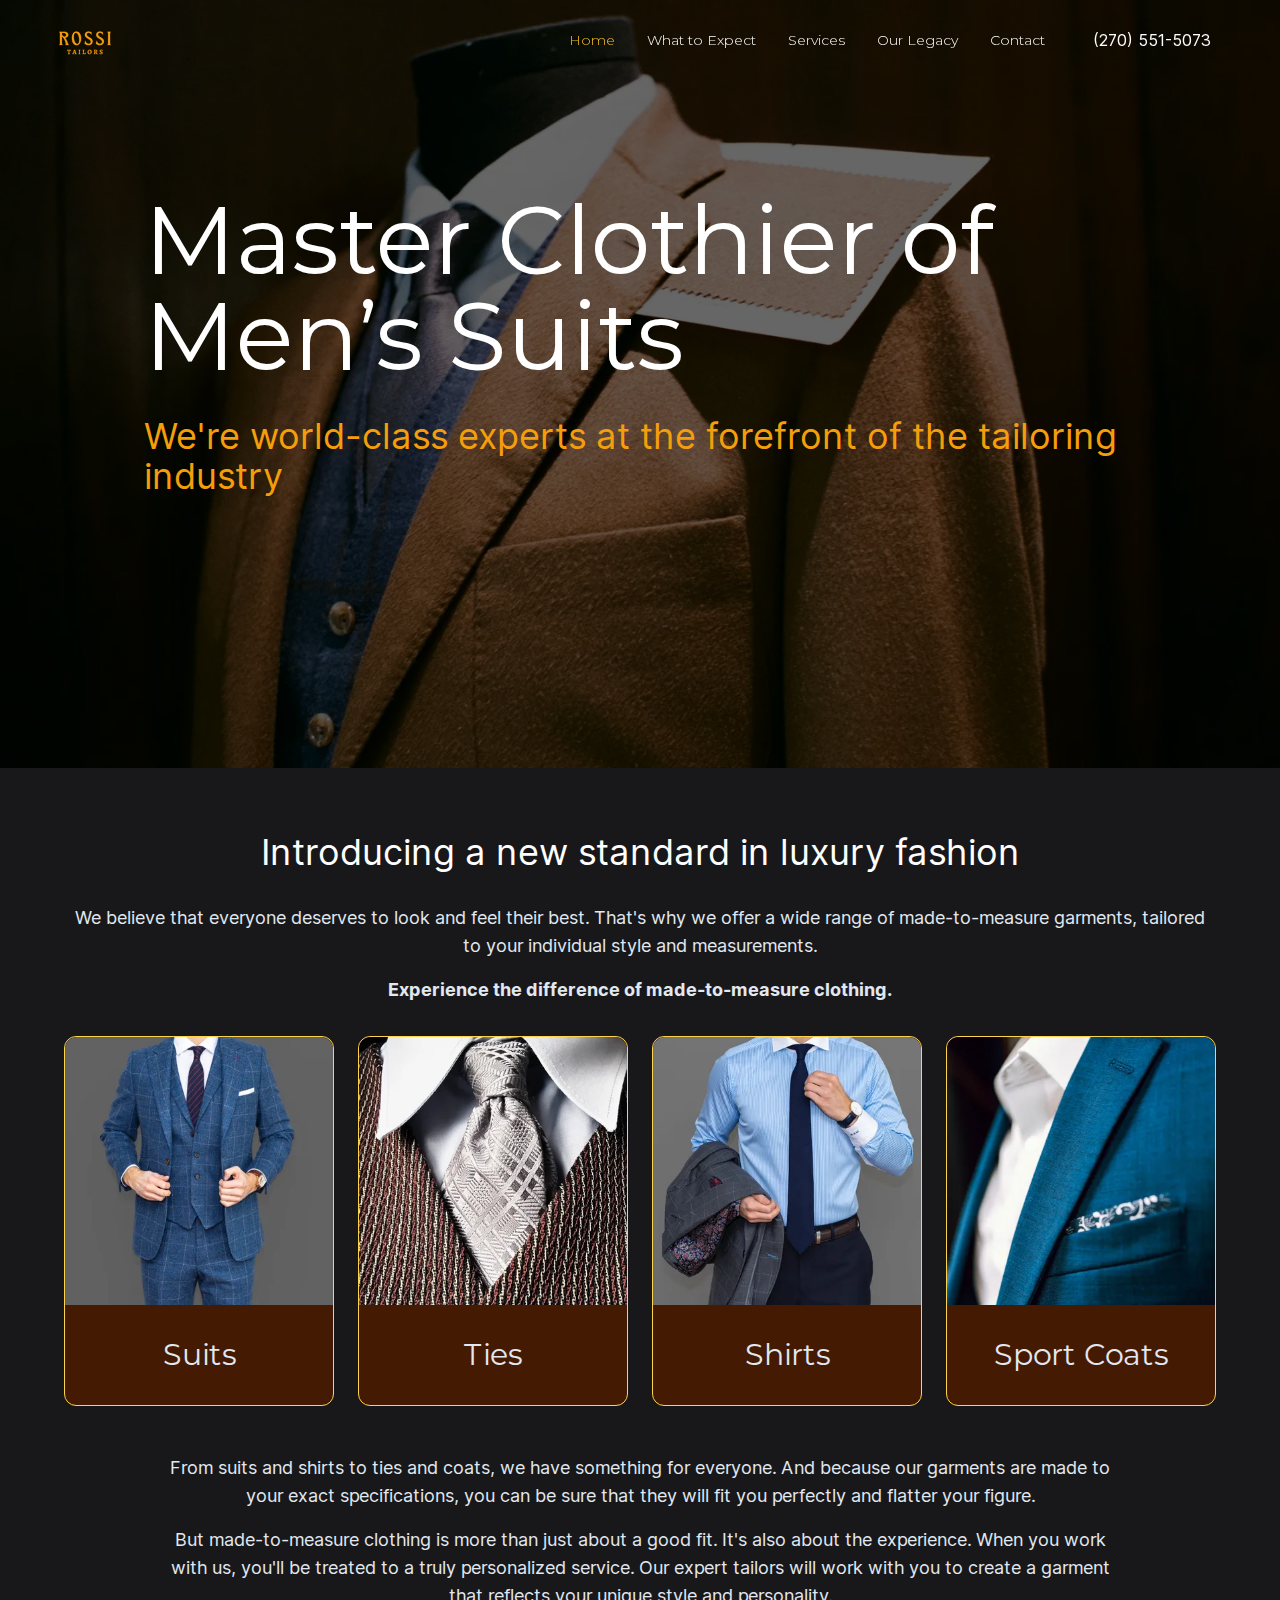
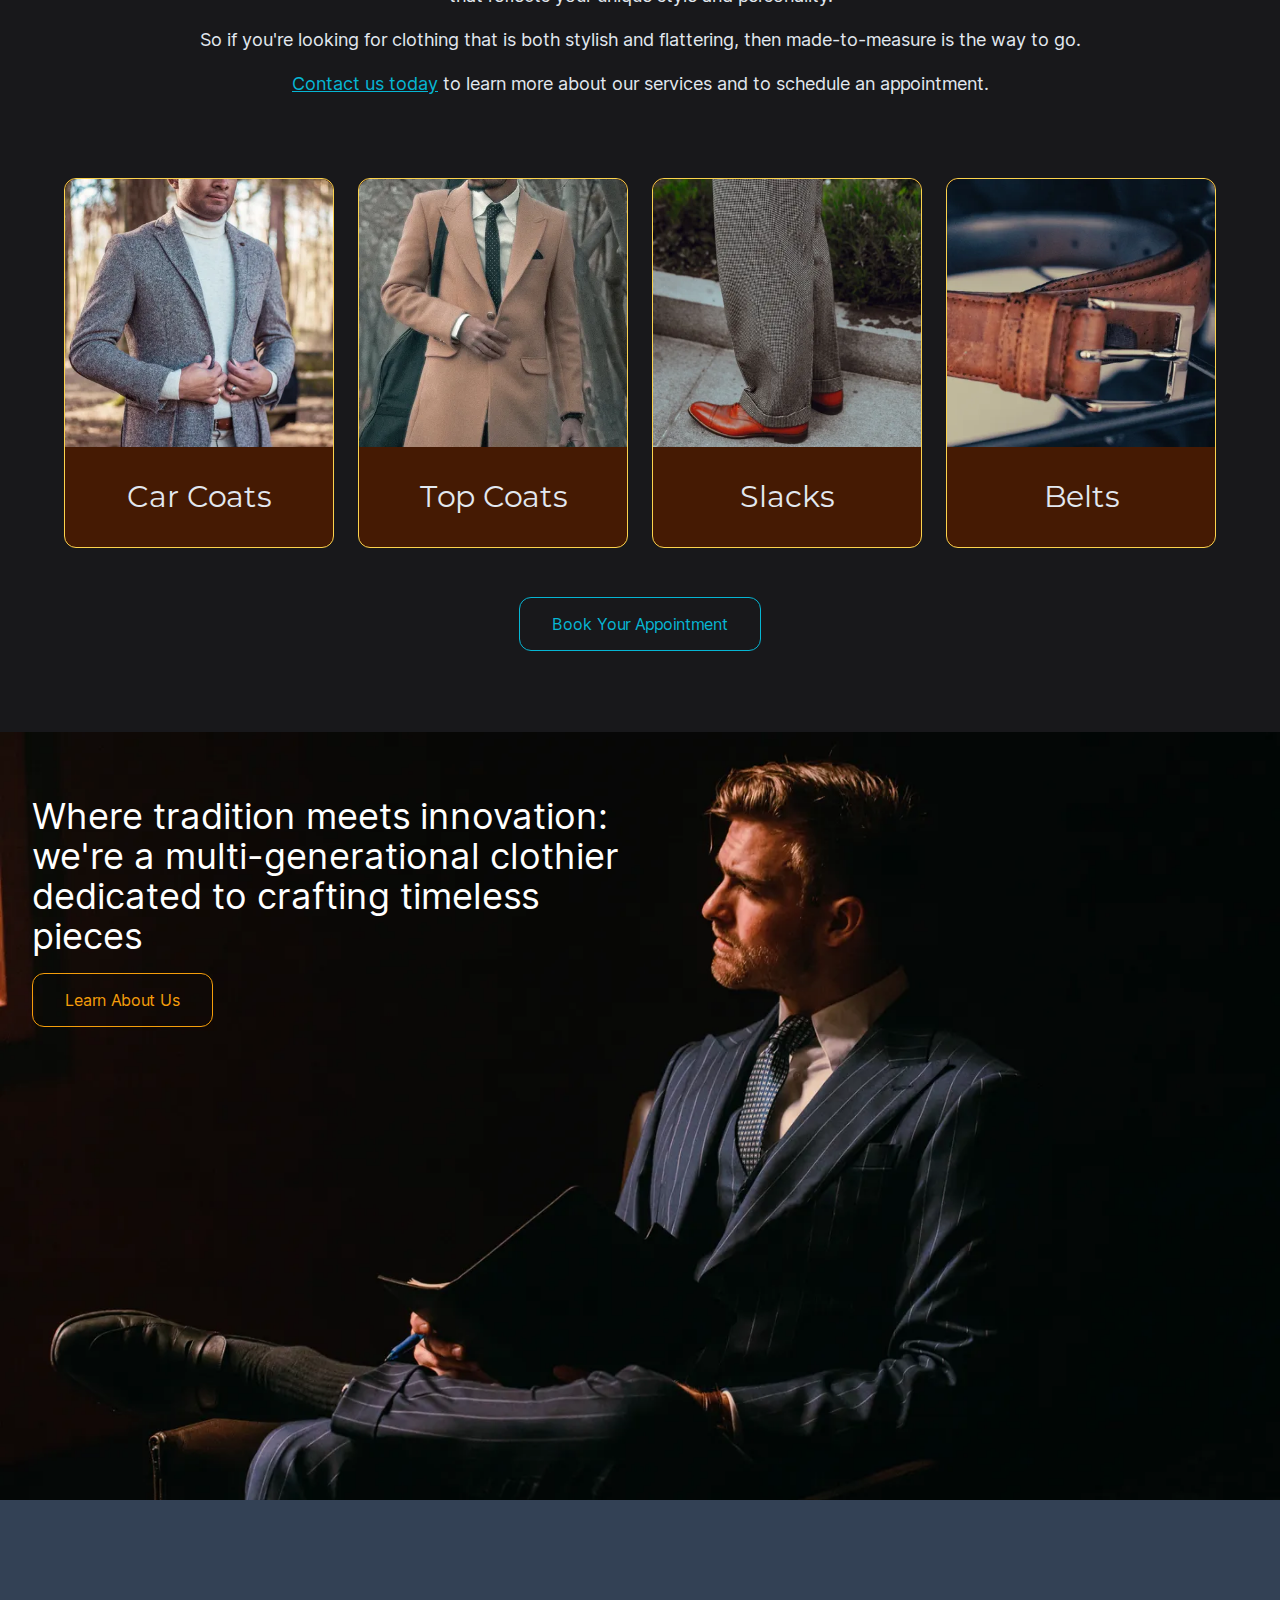
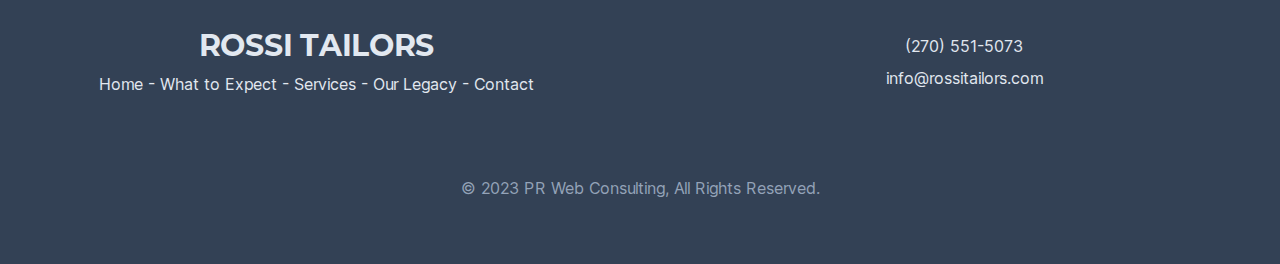
<file: index.html>
<!doctype html>
<html class="no-js" lang="en">
<head>
    <title>Home | Rossi Tailors</title>
    <meta name="description" content="Home | Rossi Tailors">
    <meta name="viewport" content="width=device-width, initial-scale=1">

    <meta property="og:title" content="Home | Rossi Tailors">
    <meta property="og:type" content="">
    <meta property="og:url" content="rossitailors.com">
    <meta property="og:image" content="">

    <link href="site.webmanifest" rel="manifest">
    <link href="icon.b06c946a.png" rel="apple-touch-icon">
    <link href="index.d749470f.css" rel="stylesheet">
    <link href="index.8e56ee60.css" rel="stylesheet">
</head>
<body class="font-sans bg-white">
<div>
    <div id="header" data-scroll="top" class="group peer data-[checked]:z-20 z-10 top-0 transition-[z-index] duration-500 ease-[steps(2, jump-both)]">
        <nav aria-label="header navbar" class="py-2 fixed group-data-[checked]:min-h-screen w-full bg-gray-700 bg-opacity-100 z-20 group-data-[scroll='top']:bg-transparent group-data-[checked]:bg-opacity-90 group-data-[scroll='down']:translate-y-[-150%] translate-y-0 group-data-[scroll='up']:translate-y-0 transition-all ease-in-out duration-500 delay-200">
            <div class="w-11/12 max-w-7xl m-auto flex relative h-full items-center">
                <!-- site title -->
                <div class="z-10 md:flex justify-center group-data-[checked]:opacity-50">
                    <a href="#">
                        <div class="p-1">
                            <img src="RossiLogo.6d9bc693.webp" alt="tailor logo">
                        </div>
                    </a>
                </div>
                <!-- end site title -->

                <!-- spacer -->
                <div class="flex-1"></div>
                <!-- end spacer -->

                <!-- navigation links -->
                <div class="lg:relative flex fixed overflow-hidden text-white font-serif lg:overflow-auto top-0 bottom-0 left-0 right-0 mt-20 lg:mt-0">
                    <div class="nav-links pb-4 lg:pb-0 lg:transition-none lg:transform-none lg:will-change-auto relative bg-opacity-25 flex flex-col text-center w-full h-full overflow-auto opacity-0 lg:opacity-100 ease-in-out duration-500 translate-y-[-150%] group-data-[checked]:opacity-100 group-data-[checked]:translate-y-0 scrollbar-hidden">
                        <div>
                            <ul class="flex flex-col mr-8 lg:flex-row justify-start lg:justify-center lg:border-none border-t border-t-gray-200 text-center text-serif lg:font-light text-lg lg:text-sm">
                                <li class="px-4 py-4 flex flex-col justify-center text-primary-400 hover:text-primary-600">
                                    <a href="index.html">Home</a>
                                </li>
                                <li class="px-4 py-4 flex flex-col justify-center hover:text-primary-400">
                                    <a href="process.html">What to Expect</a>
                                </li>
                                <li class="px-4 py-4 flex flex-col justify-center hover:text-primary-400">
                                    <a href="services.html">Services</a>
                                </li>
                                <li class="px-4 py-4 flex flex-col justify-center hover:text-primary-400">
                                    <a href="about.html">Our Legacy</a>
                                </li>
                                <li class="px-4 py-4 flex flex-col justify-center hover:text-primary-400">
                                    <a href="contact.html">Contact</a>
                                </li>
                            </ul>
                        </div>
                        <div class="flex-1"></div>
                    </div>
                    <!-- end navigation links -->
                </div>
                <!-- Contact button -->
                <div class="flex mr-4 group-data-[checked]:opacity-50">
                    <a href="#">
                        <span class="text-white">(270) 551-5073</span>
                    </a>
                </div>
                <!-- end Contact button -->
                <!-- Menu Toggle -->
                <div class="lg:hidden">
                    <div class="h-[1.626rem] w-8 relative float-right md:float-none lg:hidden">
                        <!-- Lines -->
                        <div class="flex flex-col justify-between h-full w-full absolute right-0">
                  <span class="block h-1 w-full bg-gray-200 rounded-xl transition-transform will-change-transform origin-top-right ease-in-out duration-300 group-data-[checked]:-rotate-45"></span>
                            <span class="block h-1 w-full bg-gray-200 rounded-xl transition-transform will-change-transform ease-in-out duration-300 group-data-[checked]:scale-y-0"></span>
                            <span class="block h-1 w-full bg-gray-200 rounded-xl transition-transform will-change-transform origin-bottom-right ease-in-out duration-300 group-data-[checked]:rotate-45"></span>
                        </div>
                        <!-- End Lines-->
                        <!-- Checkbox-->
                        <label id="header-menu-toggle" class="cursor-pointer w-8 absolute h-[1.626rem]">
                            <input type="checkbox" class="opacity-0 cursor-pointer" aria-label="Menu Toggle" aria-labelledby="header-menu-toggle">
                        </label>
                        <!-- End Checkbox-->
                    </div>
                </div>
                <!-- End Menu Toggle -->
            </div>
        </nav>
    </div>
    <div id="hero" class="h-full w-full">
        <div class="hero-bg-img-home min-h-[667px] md:min-h-[768px] bg-center h-full bg-cover bg-no-repeat relative pt-32 mg:pt-42 lg:pt-48">
            <div class="text-white px-4 max-w-xl md:max-w-3xl lg:max-w-5xl mx-auto">
                <p class="text-5xl md:text-6xl lg:text-8xl font-serif mb-8">
                    Master Clothier of Men’s Suits
                </p>
                <p class="text-xl sm:text-2xl md:text-3xl lg:text-4xl text-primary-500">
                    We're world-class experts at the forefront of the tailoring
                    industry
                </p>
            </div>
        </div>
    </div>

    <div id="services" class="bg-zinc-900 text-gray-200">
        <div class="py-16 max-w-7xl mx-auto px-2 lg:px-16">
            <div class="text-center">
                <div class="text-white text-2xl md:text-3xl lg:text-4xl mb-8">
                    Introducing a new standard in luxury fashion
                </div>
                <div class="lg:text-lg mb-8">
                    <p class="mb-4">
                        We believe that everyone deserves to look and feel their best.
                        That's why we offer a wide range of made-to-measure garments,
                        tailored to your individual style and measurements.
                    </p>
                    <p class="font-bold">
                        Experience the difference of made-to-measure clothing.
                    </p>
                </div>
            </div>
            <div class="grid grid-cols-4 gap-6">
                <div class="flex flex-col items-center bg-primary-950 border border-primary-300 rounded-xl col-span-4 md:col-span-2 lg:col-span-1">
                    <picture>
                        <source srcset="suit.431efa87.webp" media="(min-width: 1024px)">
                        <source srcset="suit.3a349105.webp" media="(min-width: 768px)">
                        <source srcset="suit.31bb3e3a.webp" media="(min-width: 430px)">
                        <img src="suit.0a5ba850.webp" alt="suit" class="rounded-t-xl rounded-b-xl lg:rounded-b-none">
                    </picture>
                    <p class="hidden lg:block text-3xl font-serif text-gray-200 text-center py-8">
                        Suits
                    </p>
                </div>
                <div class="hidden lg:flex flex-col items-center bg-primary-950 border border-primary-300 rounded-xl md:col-span-2 lg:col-span-1">
                    <picture>
                        <source srcset="tie-square.5cfcea80.webp" media="(min-width: 1024px)">
                        <source srcset="tie-square.6131262d.webp" media="(min-width: 768px)">
                        <source srcset="tie-square.341b9e53.webp" media="(min-width: 430px)">
                        <img src="tie-square.f585bb39.webp" alt="suit" class="rounded-t-xl">
                    </picture>
                    <p class="text-3xl font-serif text-gray-200 text-center py-8">
                        Ties
                    </p>
                </div>
                <div class="hidden md:flex flex-col items-center bg-primary-950 border border-primary-300 rounded-xl col-span-4 md:col-span-2 lg:col-span-1">
                    <picture>
                        <source srcset="dress-shirt-2.0bc56c9a.webp" media="(min-width: 1024px)">
                        <source srcset="dress-shirt-2.f9739153.webp" media="(min-width: 768px)">
                        <source srcset="dress-shirt-2.8f62ae9b.webp" media="(min-width: 430px)">
                        <img src="dress-shirt-2.6edfb9b6.webp" alt="suit" class="rounded-t-xl rounded-b-xl lg:rounded-b-none">
                    </picture>
                    <p class="hidden lg:block text-3xl font-serif text-gray-200 text-center py-8">
                        Shirts
                    </p>
                </div>
                <div class="hidden lg:flex flex-col items-center bg-primary-950 border border-primary-300 rounded-xl col-span-4 md:col-span-2 lg:col-span-1">
                    <picture>
                        <source srcset="sport-coat-square.e496c220.webp" media="(min-width: 1024px)">
                        <source srcset="sport-coat-square.65ce3fac.webp" media="(min-width: 768px)">
                        <source srcset="sport-coat-square.03a92d63.webp" media="(min-width: 430px)">
                        <img src="sport-coat-square.f6a7f679.webp" alt="suit" class="rounded-t-xl">
                    </picture>
                    <p class="text-3xl font-serif text-gray-200 text-center py-8">
                        Sport Coats
                    </p>
                </div>
            </div>
            <div class="py-12 px-4 lg:px-24 text-center lg:text-lg">
                <p class="mb-4">
                    From suits and shirts to ties and coats, we have something for
                    everyone. And because our garments are made to your exact
                    specifications, you can be sure that they will fit you perfectly
                    and flatter your figure.
                </p>
                <p class="mb-4">
                    But made-to-measure clothing is more than just about a good fit.
                    It's also about the experience. When you work with us, you'll be
                    treated to a truly personalized service. Our expert tailors will
                    work with you to create a garment that reflects your unique style
                    and personality.
                </p>
                <p class="mb-4">
                    So if you're looking for clothing that is both stylish and
                    flattering, then made-to-measure is the way to go.
                </p>
                <p class="mb-8">
                    <a href="contact.html" class="underline text-secondary-500 hover:text-secondary-700">Contact us today</a>
                    to learn more about our services and to schedule an appointment.
                </p>
                <div class="lg:hidden">
                    <p class="mb-4 font-bold">
                        We hand-tailor a wide range of items, such as:
                    </p>
                    <ul class="grid grid-cols-2">
                        <li>Suits</li>
                        <li>Ties</li>
                        <li>Shirts</li>
                        <li>Sport Coats</li>
                        <li>Car Coats</li>
                        <li>Top Coats</li>
                        <li>Slacks</li>
                        <li>Belts</li>
                    </ul>
                </div>
            </div>
            <div class="grid grid-cols-4 gap-6">
                <div class="hidden lg:flex flex-col items-center bg-primary-950 border border-primary-300 rounded-xl col-span-4 md:col-span-2 lg:col-span-1">
                    <picture>
                        <source srcset="car-coat-square.d035493b.webp" media="(min-width: 1024px)">
                        <source srcset="car-coat-square.d536efe6.webp" media="(min-width: 768px)">
                        <source srcset="car-coat-square.cdea180a.webp" media="(min-width: 430px)">
                        <img src="car-coat-square.4e521417.webp" alt="suit" class="rounded-t-xl">
                    </picture>
                    <p class="text-3xl font-serif text-gray-200 text-center py-8">
                        Car Coats
                    </p>
                </div>
                <div class="flex flex-col items-center bg-primary-950 border border-primary-300 rounded-xl col-span-4 md:col-span-2 lg:col-span-1">
                    <picture>
                        <source srcset="top-coat-2.fbc6e2a2.webp" media="(min-width: 1024px)">
                        <source srcset="top-coat-2.653edba2.webp" media="(min-width: 768px)">
                        <source srcset="top-coat-2.c6cfae76.webp" media="(min-width: 430px)">
                        <img src="top-coat-2.c7090295.webp" alt="suit" class="rounded-t-xl rounded-b-xl lg:rounded-b-none">
                    </picture>
                    <p class="hidden lg:block text-3xl font-serif text-gray-200 text-center py-8">
                        Top Coats
                    </p>
                </div>
                <div class="hidden md:flex flex-col items-center bg-primary-950 border border-primary-300 rounded-xl col-span-4 md:col-span-2 lg:col-span-1">
                    <picture>
                        <source srcset="dress-pants-square.339b410c.webp" media="(min-width: 1024px)">
                        <source srcset="dress-pants-square.c06c9b09.webp" media="(min-width: 768px)">
                        <source srcset="dress-pants-square.754a179c.webp" media="(min-width: 430px)">
                        <img src="dress-pants-square.943378ed.webp" alt="suit" class="rounded-t-xl rounded-b-xl lg:rounded-b-none">
                    </picture>
                    <p class="hidden lg:block text-3xl font-serif text-gray-200 text-center py-8">
                        Slacks
                    </p>
                </div>
                <div class="hidden lg:flex flex-col items-center bg-primary-950 border border-primary-300 rounded-xl col-span-4 md:col-span-2 lg:col-span-1">
                    <picture>
                        <source srcset="belt-square.eb17f0c6.webp" media="(min-width: 1024px)">
                        <source srcset="belt-square.df43d371.webp" media="(min-width: 768px)">
                        <source srcset="belt-square.81fcd08b.webp" media="(min-width: 430px)">
                        <img src="belt-square.4ecbf525.webp" alt="suit" class="rounded-t-xl">
                    </picture>
                    <p class="text-3xl font-serif text-gray-200 text-center py-8">
                        Belts
                    </p>
                </div>
            </div>
            <div class="text-center pb-8 pt-16">
                <a href="contact.html" class="cursor-pointer py-4 px-8 text-secondary-500 border hover:shadow-md hover:shadow-secondary-700 hover:border-secondary-300 border-secondary-500 hover:text-secondary-300 rounded-xl">
                    Book Your Appointment
                </a>
            </div>
        </div>
    </div>

    <div id="about" class="h-full w-full">
        <div class="about-bg-img-home min-h-[667px] md:min-h-[768px] bg-center h-full bg-cover bg-no-repeat relative px-4 pt-16 pl-8">
            <div class="text-white max-w-[66%] sm:max-w-[50%] mb-8">
                <p class="text-xl sm:text-2xl md:text-3xl lg:text-4xl">
                    Where tradition meets innovation: we're a multi-generational
                    clothier dedicated to crafting timeless pieces
                </p>
            </div>
            <a href="about.html" class="cursor-pointer py-4 px-8 text-primary-500 border hover:shadow-md hover:shadow-primary-700 hover:border-primary-300 border-primary-500 hover:text-primary-300 rounded-xl">
                Learn About Us
            </a>
        </div>
    </div>
    <div id="footer">
        <div class="bg-gray-700 text-gray-200 pt-32 pb-16 grid grid-cols-2 gap-4">
            <div class="col-span-2 lg:col-span-1 text-center">
                <p class="text-3xl uppercase font-bold font-serif mb-2">
                    Rossi Tailors
                </p>
                <div>
                    <a class="hover:text-primary-500" href="index.html">Home</a>
                    <span> - </span>
                    <a class="hover:text-primary-500" href="process.html">What to Expect</a>
                    <span> - </span>
                    <a class="hover:text-primary-500" href="services.html">Services</a>
                    <span> - </span>
                    <a class="hover:text-primary-500" href="about.html">Our Legacy</a>
                    <span> - </span>
                    <a class="hover:text-primary-500" href="contact.html">Contact</a>
                </div>
            </div>
            <div class="col-span-2 lg:col-span-1 text-center flex flex-col justify-center">
                <p class="mb-2">
                    <a href="tel:2705515073" class="hover:text-primary-400">(270) 551-5073</a>
                </p>
                <p>
                    <a href="mailto:info@rossitailors.com" class="hover:text-primary-500">info@rossitailors.com</a>
                </p>
            </div>
            <div class="col-span-2 text-gray-400 text-center pt-16">
                © 2023 <a href="https://prwebconsulting.com">PR Web Consulting</a>, All Rights Reserved.
            </div>
        </div>
    </div>
</div>
<script src="index.a293c941.js"></script>
<script type="module" src="index.523f936f.js"></script>
</body>
</html>
</file>
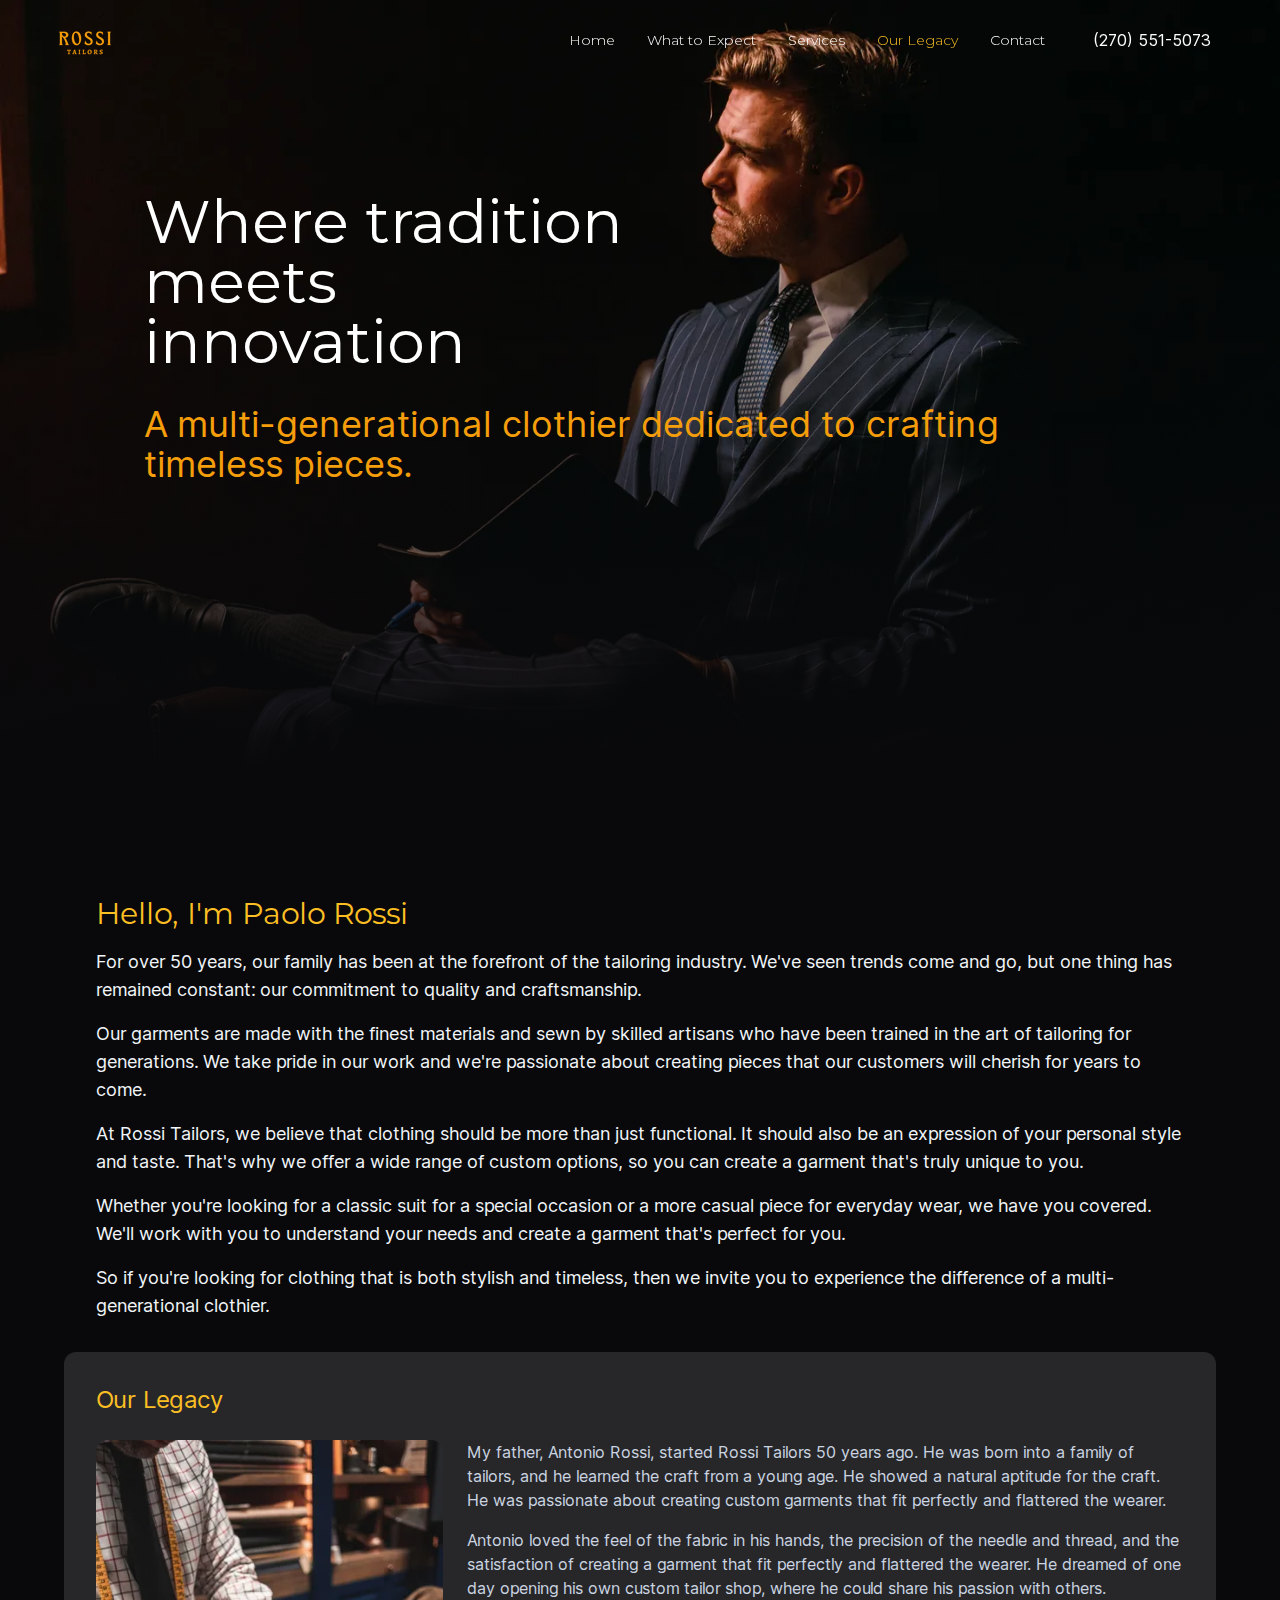
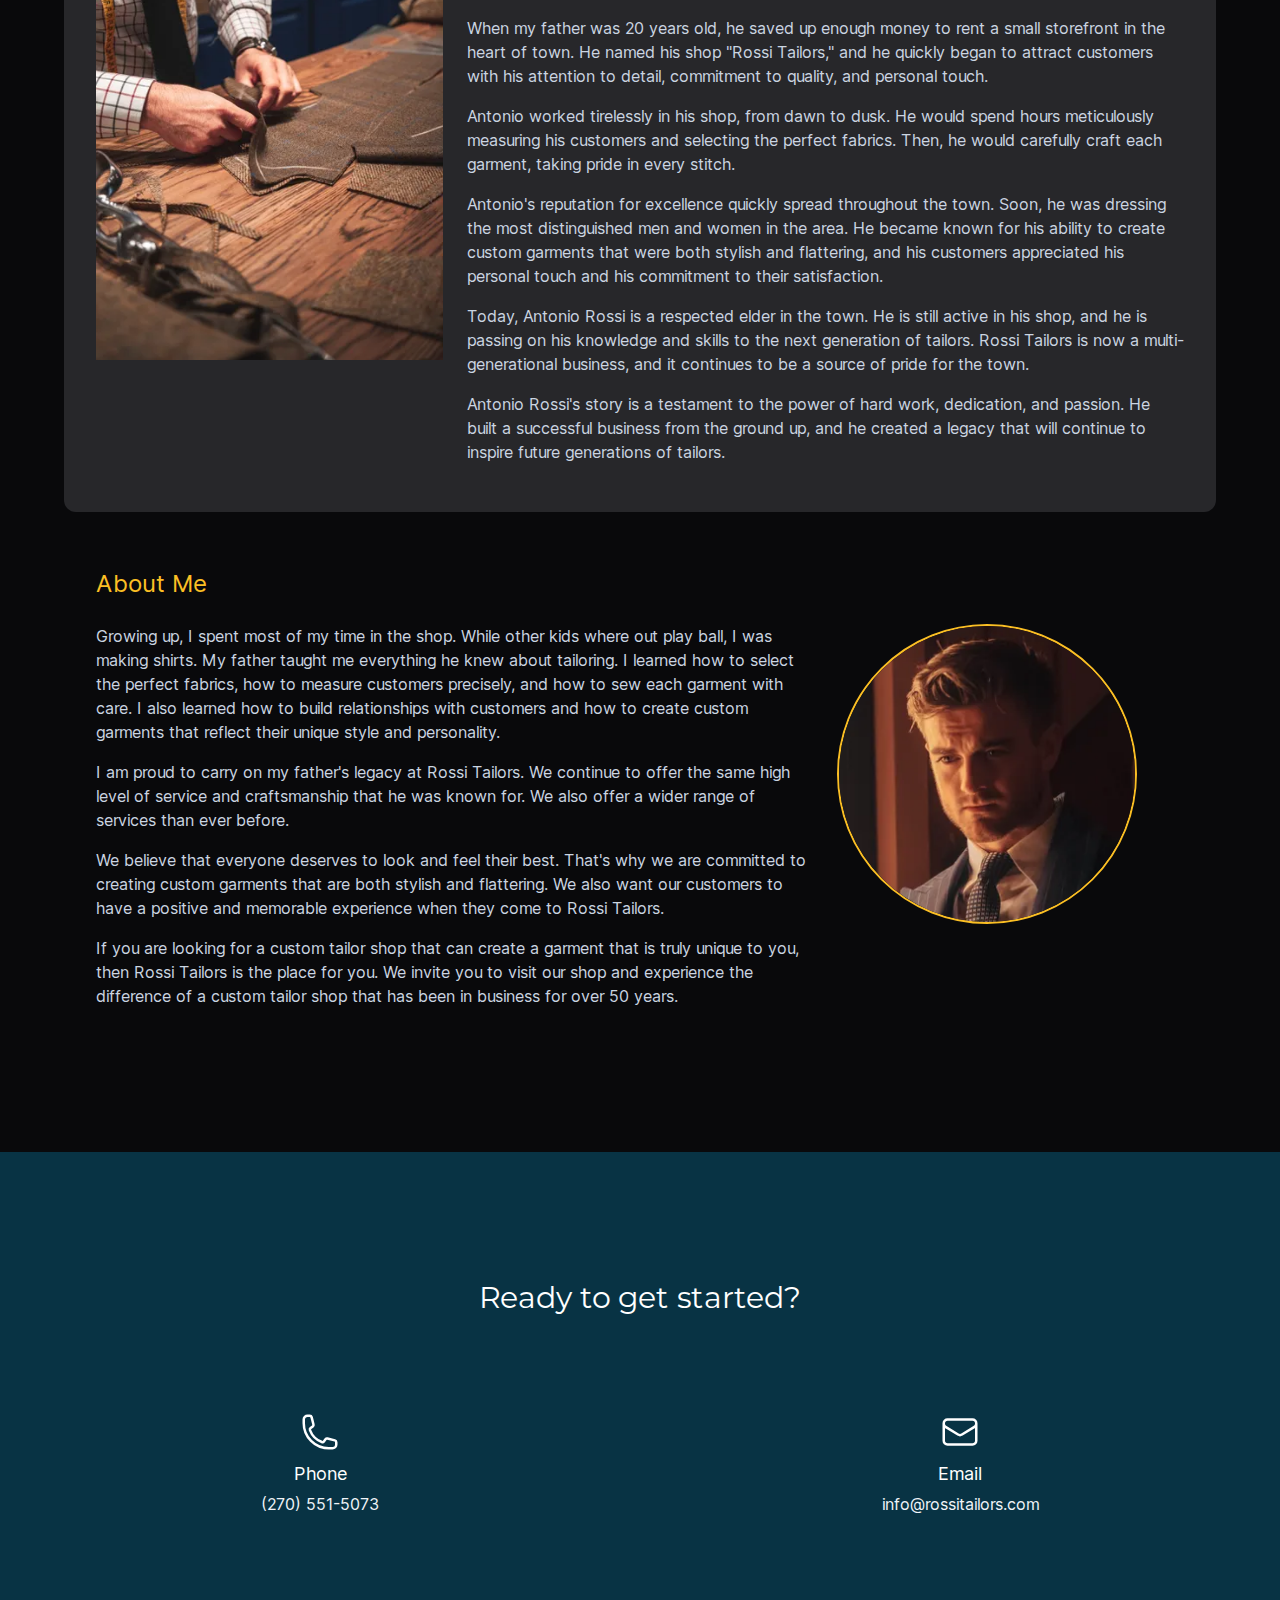
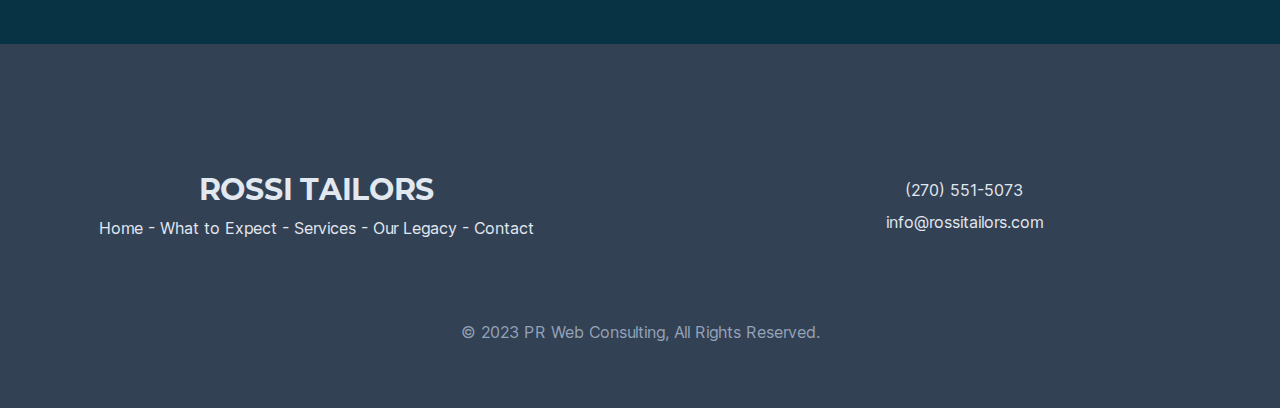
<file: about.html>
<!doctype html>
<html class="no-js" lang="en">
<head>
    <title>Our Legacy | Rossi Tailors</title>
    <meta name="description" content="Our Legacy | Rossi Tailors">
    <meta name="viewport" content="width=device-width, initial-scale=1">

    <meta property="og:title" content="Our Legacy | Rossi Tailors">
    <meta property="og:type" content="">
    <meta property="og:url" content="{{URL}}">
    <meta property="og:image" content="">

    <link href="site.webmanifest" rel="manifest">
    <link href="icon.b06c946a.png" rel="apple-touch-icon">
    <link href="index.d749470f.css" rel="stylesheet">
    <link href="index.8e56ee60.css" rel="stylesheet">
</head>
<body class="font-sans bg-zinc-950">
<div>
    <!-- Navigation -->
    <div id="header" data-scroll="top" class="group peer data-[checked]:z-20 z-10 top-0 transition-[z-index] duration-500 ease-[steps(2, jump-both)]">
        <nav aria-label="header navbar" class="py-2 fixed group-data-[checked]:bg-opacity-90 group-data-[checked]:min-h-screen w-full bg-gray-700 bg-opacity-100 z-20 group-data-[scroll='top']:bg-transparent group-data-[scroll='down']:translate-y-[-150%] translate-y-0 group-data-[scroll='up']:translate-y-0 transition-all ease-in-out duration-500 delay-200">
            <div class="w-11/12 max-w-7xl m-auto flex relative h-full items-center">
                <!-- site title -->
                <div class="z-10 md:flex justify-center group-data-[checked]:opacity-50">
                    <a href="index.html">
                        <div class="p-1">
                            <img src="RossiLogo.6d9bc693.webp" alt="tailor logo">
                        </div>
                    </a>
                </div>
                <!-- end site title -->

                <!-- spacer -->
                <div class="flex-1"></div>
                <!-- end spacer -->

                <!-- navigation links -->
                <div class="lg:relative flex fixed overflow-hidden text-white font-serif lg:overflow-auto top-0 bottom-0 left-0 right-0 mt-20 lg:mt-0">
                    <div class="nav-links pb-4 lg:pb-0 lg:transition-none lg:transform-none lg:will-change-auto relative bg-opacity-25 flex flex-col text-center w-full h-full overflow-auto opacity-0 lg:opacity-100 ease-in-out duration-500 translate-y-[-150%] group-data-[checked]:opacity-100 group-data-[checked]:translate-y-0 scrollbar-hidden">
                        <div>
                            <ul class="flex flex-col mr-8 lg:flex-row justify-start lg:justify-center lg:border-none border-t border-t-gray-200 text-center text-serif lg:font-light text-lg lg:text-sm">
                                <li class="px-4 py-4 flex flex-col justify-center hover:text-primary-400">
                                    <a href="index.html">Home</a>
                                </li>
                                <li class="px-4 py-4 flex flex-col justify-center hover:text-primary-400">
                                    <a href="process.html">What to Expect</a>
                                </li>
                                <li class="px-4 py-4 flex flex-col justify-center hover:text-primary-400">
                                    <a href="services.html">Services</a>
                                </li>
                                <li class="px-4 py-4 flex flex-col justify-center text-primary-400 hover:text-primary-600">
                                    <a href="about.html">Our Legacy</a>
                                </li>
                                <li class="px-4 py-4 flex flex-col justify-center hover:text-primary-400">
                                    <a href="contact.html">Contact</a>
                                </li>
                            </ul>
                        </div>
                        <div class="flex-1"></div>
                    </div>
                    <!-- end navigation links -->
                </div>
                <!-- Contact button -->
                <div class="flex mr-4 group-data-[checked]:opacity-50">
                    <a href="contact.html">
                        <span class="text-white">(270) 551-5073</span>
                    </a>
                </div>
                <!-- end Contact button -->
                <!-- Menu Toggle -->
                <div class="lg:hidden">
                    <div class="h-[1.626rem] w-8 relative float-right md:float-none lg:hidden">
                        <!-- Lines -->
                        <div class="flex flex-col justify-between h-full w-full absolute right-0">
                  <span class="block h-1 w-full bg-gray-200 rounded-xl transition-transform will-change-transform origin-top-right ease-in-out duration-300 group-data-[checked]:-rotate-45"></span>
                            <span class="block h-1 w-full bg-gray-200 rounded-xl transition-transform will-change-transform ease-in-out duration-300 group-data-[checked]:scale-y-0"></span>
                            <span class="block h-1 w-full bg-gray-200 rounded-xl transition-transform will-change-transform origin-bottom-right ease-in-out duration-300 group-data-[checked]:rotate-45"></span>
                        </div>
                        <!-- End Lines-->
                        <!-- Checkbox-->
                        <label id="header-menu-toggle" class="cursor-pointer w-8 absolute h-[1.626rem]">
                            <input type="checkbox" class="opacity-0 cursor-pointer" aria-label="Menu Toggle" aria-labelledby="header-menu-toggle">
                        </label>
                        <!-- End Checkbox-->
                    </div>
                </div>
                <!-- End Menu Toggle -->
            </div>
        </nav>
    </div>
    <!-- End Navigation -->

    <!-- Hero -->
    <div id="hero" class="h-full w-full">
        <div class="hero-bg-img-about min-h-[667px] md:min-h-[768px] h-full relative pt-32 mg:pt-42 lg:pt-48">
            <div class="text-white px-4 max-w-xl md:max-w-3xl lg:max-w-5xl mx-auto">
                <p class="text-4xl md:text-5xl lg:text-6xl font-serif mb-8 max-w-[50%]">
                    Where tradition meets innovation
                </p>
                <p class="text-lg sm:text-xl md:text-3xl lg:text-4xl text-primary-500">
                    A multi-generational clothier dedicated to crafting timeless pieces.
                </p>
            </div>
        </div>
    </div>
    <!-- End Hero -->

    <!-- About -->
    <div id="about-1i3bIY">
        <div class="py-32">
            <div class="mx-auto max-w-6xl px-8 text-gray-100 text-lg">
                <p class="text-3xl mb-4 font-serif text-primary-400">Hello, I'm Paolo Rossi</p>
                <p class="mb-4">
                    For over 50 years, our family has been at the forefront of the tailoring industry. We've seen trends
                    come
                    and go, but one thing has remained constant: our commitment to quality and craftsmanship.
                </p>
                <p class="mb-4">
                    Our garments are made with the finest materials and sewn by skilled artisans who have been trained
                    in the
                    art of tailoring for generations. We take pride in our work and we're passionate about creating
                    pieces
                    that our customers will cherish for years to come.
                </p>
                <p class="mb-4">
                    At Rossi Tailors, we believe that clothing should be more than just functional. It should
                    also
                    be an expression of your personal style and taste. That's why we offer a wide range of custom
                    options,
                    so
                    you can create a garment that's truly unique to you.
                </p>
                <p class="mb-4">
                    Whether you're looking for a classic suit for a special occasion or a more casual piece for everyday
                    wear,
                    we have you covered. We'll work with you to understand your needs and create a garment that's
                    perfect
                    for
                    you.
                </p>
                <p>
                    So if you're looking for clothing that is both stylish and timeless, then we invite you to
                    experience
                    the
                    difference of a multi-generational clothier.
                </p>
            </div>
            <div class="text-gray-300 max-w-6xl mx-auto my-8 bg-zinc-800 p-8 rounded-xl">
                <p class="text-primary-400 text-2xl pb-6">Our Legacy</p>
                <div class="grid grid-cols-3 gap-6 mx-8 lg:mx-0">
                    <picture class="col-span-3 lg:col-span-1 mx-auto">
                        <source srcset="man-sewing.94fceca7.webp" media="(min-width: 1024px)">
                        <source srcset="man-sewing.e9358d0b.webp" media="(min-width: 768px)">
                        <source srcset="man-sewing.b4f5d5be.webp" media="(min-width: 430px)">
                        <img src="man-sewing.46a70413.webp" alt="suit" class="rounded-t-xl rounded-b-xl lg:rounded-b-none">
                    </picture>
                    <div class="col-span-3 lg:col-span-2">
                        <p class="mb-4">
                            My father, Antonio Rossi, started Rossi Tailors 50 years ago. He was born into a
                            family of
                            tailors, and he
                            learned the craft from a young age. He showed a natural aptitude for the craft.
                            He was passionate about creating custom garments that fit perfectly and flattered the
                            wearer.
                        </p>
                        <p class="mb-4">
                            Antonio loved the feel of the fabric in his hands, the precision of the needle and thread,
                            and the
                            satisfaction of creating a garment that fit perfectly and flattered the wearer. He dreamed
                            of one day
                            opening his own custom tailor shop, where he could share his passion with others.
                        </p>
                        <p class="mb-4">
                            When my father was 20 years old, he saved up enough money to rent a small storefront in the
                            heart of
                            town.
                            He
                            named his shop "Rossi Tailors," and he quickly began to attract customers with his
                            attention
                            to
                            detail,
                            commitment to quality, and personal touch.
                        </p>
                        <p class="mb-4">
                            Antonio worked tirelessly in his shop, from dawn to dusk. He would spend hours meticulously
                            measuring
                            his
                            customers and selecting the perfect fabrics. Then, he would carefully craft each garment,
                            taking pride
                            in
                            every stitch.
                        </p>
                        <p class="mb-4">
                            Antonio's reputation for excellence quickly spread throughout the town. Soon, he was
                            dressing the most
                            distinguished men and women in the area. He became known for his ability to create custom
                            garments that
                            were
                            both stylish and flattering, and his customers appreciated his personal touch and his
                            commitment to
                            their
                            satisfaction.
                        </p>
                        <p class="mb-4">
                            Today, Antonio Rossi is a respected elder in the town. He is still active in his shop, and
                            he is passing
                            on
                            his knowledge and skills to the next generation of tailors. Rossi Tailors is now a
                            multi-generational
                            business, and it continues to be a source of pride for the town.
                        </p>
                        <p class="mb-4">
                            Antonio Rossi's story is a testament to the power of hard work, dedication, and passion. He
                            built a
                            successful business from the ground up, and he created a legacy that will continue to
                            inspire future
                            generations of tailors.
                        </p>
                    </div>
                </div>
            </div>
            <div class="max-w-6xl text-gray-300 mx-auto px-8">
                <p class="text-primary-400 text-2xl py-6">About Me</p>
                <div class="grid grid-cols-3 gap-6">
                    <div class="col-span-3 lg:col-span-2 order-2 lg:order-1">
                        <p class="mb-4">
                            Growing up, I spent most of my time in the shop. While other kids where out play ball, I was
                            making
                            shirts. My father taught me everything he knew about tailoring. I learned how to select the
                            perfect fabrics, how
                            to measure customers precisely, and how to sew each garment with care. I also learned how to
                            build
                            relationships with customers and how to create custom garments that reflect their unique
                            style and
                            personality.
                        </p>
                        <p class="mb-4">
                            I am proud to carry on my father's legacy at Rossi Tailors. We continue to offer
                            the same high
                            level of
                            service and craftsmanship that he was known for. We also offer a wider range of services
                            than ever
                            before.
                        </p>
                        <p class="mb-4">
                            We believe that everyone deserves to look and feel their best. That's why we are committed
                            to creating
                            custom garments that are both stylish and flattering. We also want our customers to have a
                            positive and
                            memorable experience when they come to Rossi Tailors.
                        </p>
                        <p class="mb-4">
                            If you are looking for a custom tailor shop that can create a garment that is truly unique
                            to you, then
                            Rossi Tailors is the place for you. We invite you to visit our shop and experience
                            the
                            difference of a
                            custom tailor shop that has been in business for over 50 years.
                        </p>
                    </div>
                    <div class="col-span-3 lg:col-span-1 order-1 lg:order-2">
                        <img src="face.844b2cd1.webp" alt="Logo" height="300" width="300" class="rounded-full border-2 border-primary-400 mx-auto lg:mx-0 mb-8">
                    </div>
                </div>
            </div>
        </div>
    </div>
    <!-- end about -->

    <!-- contact -->
    <div id="contact-2YXpAY">
        <div class="py-32 bg-secondary-950 text-white">
            <div class="text-center mb-12 lg:mb-24">
                <div><p class="text-3xl font-serif">Ready to get started?</p></div>
            </div>
            <div class="lg:flex justify-between text-center">
                <div class="flex-1 mb-8 lg:mb-0">
                    <div class="mb-2">
                        <svg xmlns="http://www.w3.org/2000/svg" fill="none" viewbox="0 0 24 24" stroke-width="1.5" stroke="currentColor" class="mx-auto h-10 w-10">
                            <path stroke-linecap="round" stroke-linejoin="round" d="M2.25 6.75c0 8.284 6.716 15 15 15h2.25a2.25 2.25 0 002.25-2.25v-1.372c0-.516-.351-.966-.852-1.091l-4.423-1.106c-.44-.11-.902.055-1.173.417l-.97 1.293c-.282.376-.769.542-1.21.38a12.035 12.035 0 01-7.143-7.143c-.162-.441.004-.928.38-1.21l1.293-.97c.363-.271.527-.734.417-1.173L6.963 3.102a1.125 1.125 0 00-1.091-.852H4.5A2.25 2.25 0 002.25 4.5v2.25z"></path>
                        </svg>
                    </div>
                    <p class="mb-1 text-lg">Phone</p>
                    <a href="tel:2705515073" class="text-gray-100 hover:text-primary-200">(270) 551-5073</a>
                </div>
                <div class="flex-1">
                    <div class="mb-2">
                        <svg xmlns="http://www.w3.org/2000/svg" fill="none" viewbox="0 0 24 24" stroke-width="1.5" stroke="currentColor" class="mx-auto h-10 w-10">
                            <path stroke-linecap="round" stroke-linejoin="round" d="M21.75 6.75v10.5a2.25 2.25 0 01-2.25 2.25h-15a2.25 2.25 0 01-2.25-2.25V6.75m19.5 0A2.25 2.25 0 0019.5 4.5h-15a2.25 2.25 0 00-2.25 2.25m19.5 0v.243a2.25 2.25 0 01-1.07 1.916l-7.5 4.615a2.25 2.25 0 01-2.36 0L3.32 8.91a2.25 2.25 0 01-1.07-1.916V6.75"></path>
                        </svg>
                    </div>
                    <p class="mb-1 text-lg">Email</p>
                    <a href="mailto:info@rossitailors.com" class="text-gray-100 hover:text-primary-200">info@rossitailors.com</a>
                </div>
            </div>
        </div>
    </div>
    <!-- end contact -->

    <!-- Footer -->
    <div id="footer">
        <div class="bg-gray-700 text-gray-200 pt-32 pb-16 grid grid-cols-2 gap-4">
            <div class="col-span-2 lg:col-span-1 text-center">
                <p class="text-3xl uppercase font-bold font-serif mb-2">
                    Rossi Tailors
                </p>
                <div>
                    <a class="hover:text-primary-500" href="index.html">Home</a>
                    <span> - </span>
                    <a class="hover:text-primary-500" href="process.html">What to Expect</a>
                    <span> - </span>
                    <a class="hover:text-primary-500" href="services.html">Services</a>
                    <span> - </span>
                    <a class="hover:text-primary-500" href="about.html">Our Legacy</a>
                    <span> - </span>
                    <a class="hover:text-primary-500" href="contact.html">Contact</a>
                </div>
            </div>
            <div class="col-span-2 lg:col-span-1 text-center flex flex-col justify-center">
                <p class="mb-2">
                    <a href="tel:2705515073" class="hover:text-primary-400">(270) 551-5073</a>
                </p>
                <p>
                    <a href="mailto:info@rossitailors.com" class="hover:text-primary-500">info@rossitailors.com</a>
                </p>
            </div>
            <div class="col-span-2 text-gray-400 text-center pt-16">
                © 2023 <a href="https://prwebconsulting.com">PR Web Consulting</a>, All Rights Reserved.
            </div>
        </div>
    </div>
</div>
<script src="index.a293c941.js"></script>
<script type="module" src="index.523f936f.js"></script>
</body>
</html>
</file>
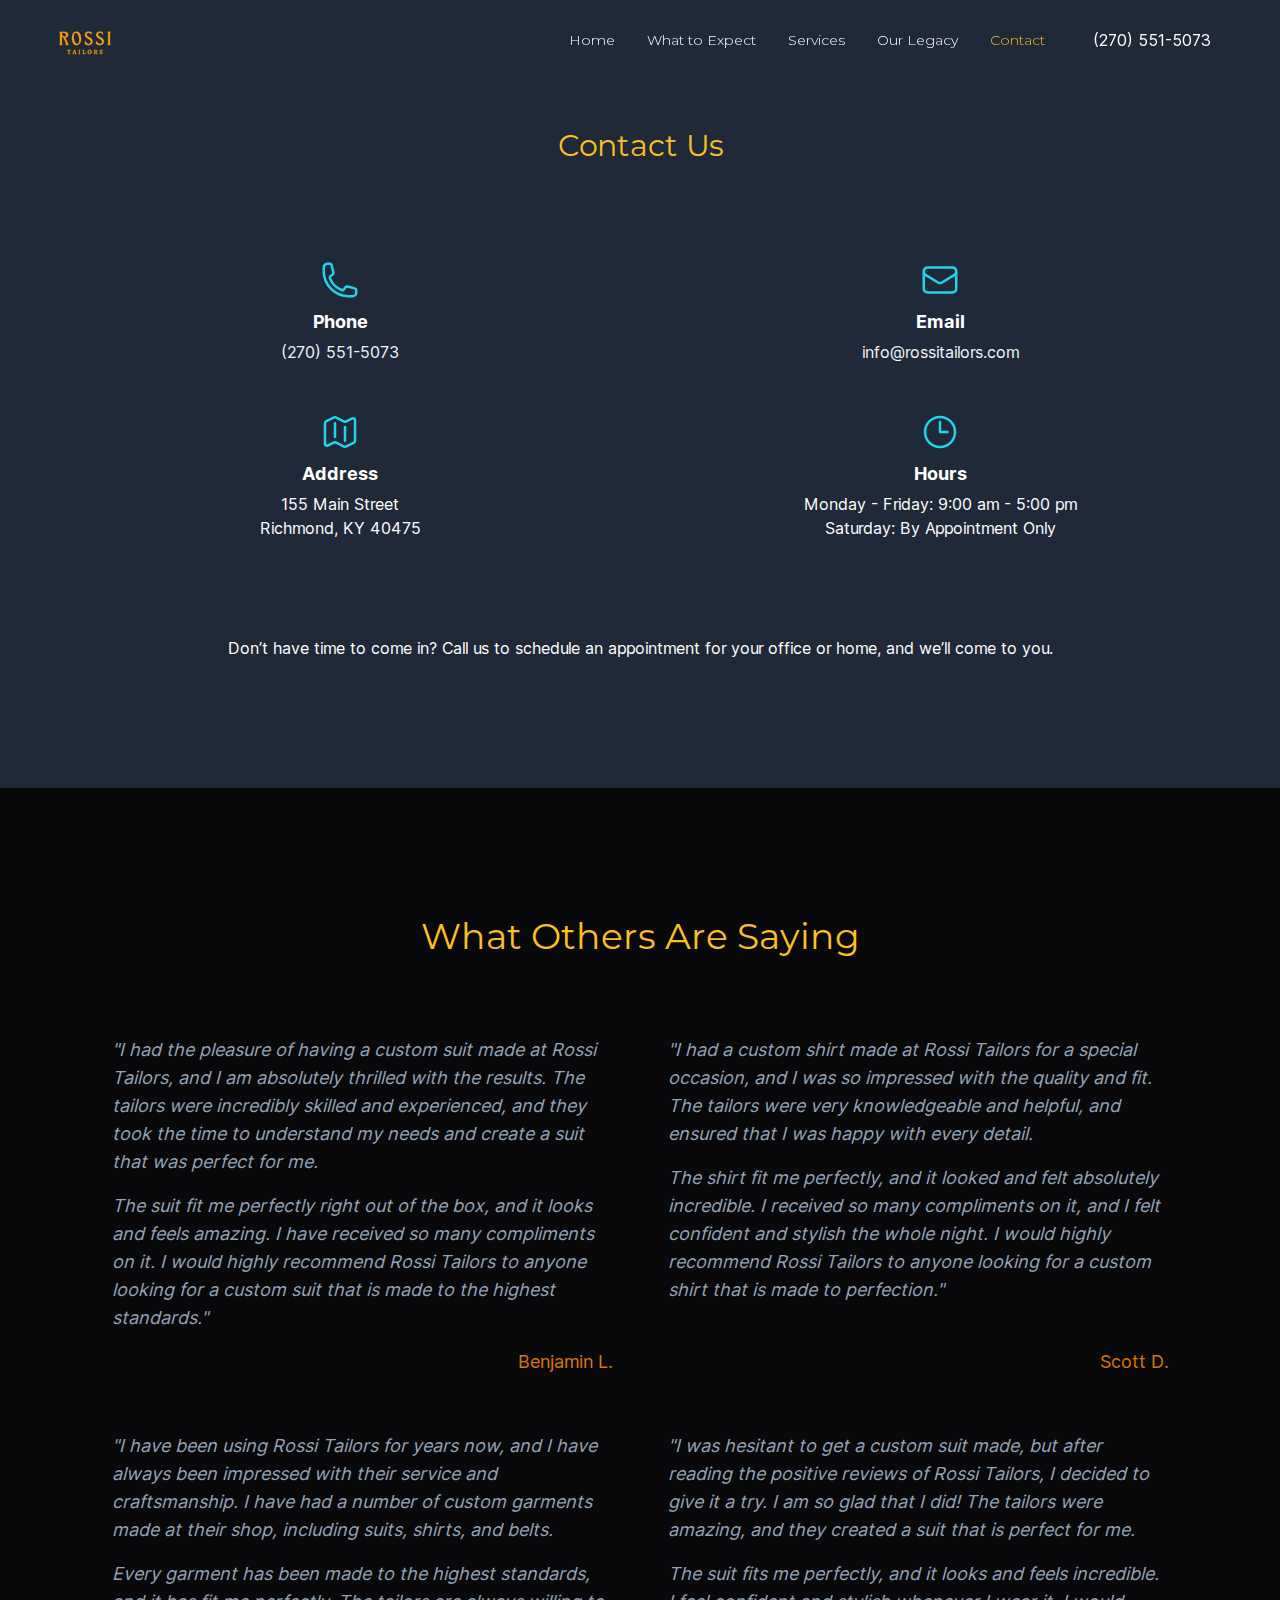
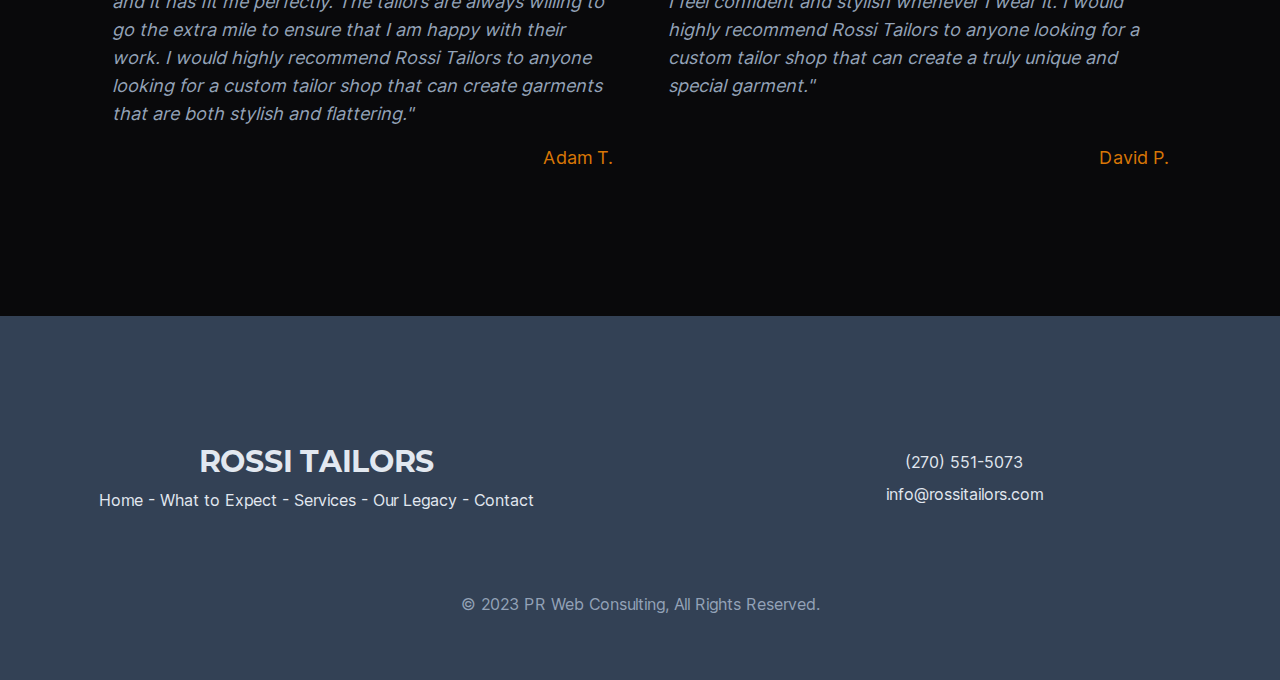
<file: contact.html>
<!doctype html>
<html class="no-js" lang="en">
<head>
    <title>Contact | Rossi Tailors</title>
    <meta name="description" content="Contact | Rossi Tailors">
    <meta name="viewport" content="width=device-width, initial-scale=1">

    <meta property="og:title" content="Contact | Rossi Tailors">
    <meta property="og:type" content="">
    <meta property="og:url" content="rossitailors.com">
    <meta property="og:image" content="">

    <link href="site.webmanifest" rel="manifest">
    <link href="icon.b06c946a.png" rel="apple-touch-icon">
    <link href="index.d749470f.css" rel="stylesheet">
    <link href="index.8e56ee60.css" rel="stylesheet">
</head>
<body class="font-sans bg-zinc-950">
<div>
    <!-- Navigation -->
    <div id="header" data-scroll="top" class="group peer data-[checked]:z-20 z-10 top-0 transition-[z-index] duration-500 ease-[steps(2, jump-both)]">
        <nav aria-label="header navbar" class="py-2 fixed group-data-[checked]:bg-opacity-90 group-data-[checked]:min-h-screen w-full bg-gray-700 bg-opacity-100 z-20 group-data-[scroll='top']:bg-transparent group-data-[scroll='down']:translate-y-[-150%] translate-y-0 group-data-[scroll='up']:translate-y-0 transition-all ease-in-out duration-500 delay-200">
            <div class="w-11/12 max-w-7xl m-auto flex relative h-full items-center">
                <!-- site title -->
                <div class="z-10 md:flex justify-center group-data-[checked]:opacity-50">
                    <a href="index.html">
                        <div class="p-1">
                            <img src="RossiLogo.6d9bc693.webp" alt="tailor logo">
                        </div>
                    </a>
                </div>
                <!-- end site title -->

                <!-- spacer -->
                <div class="flex-1"></div>
                <!-- end spacer -->

                <!-- navigation links -->
                <div class="lg:relative flex fixed overflow-hidden text-white font-serif lg:overflow-auto top-0 bottom-0 left-0 right-0 mt-20 lg:mt-0">
                    <div class="nav-links pb-4 lg:pb-0 lg:transition-none lg:transform-none lg:will-change-auto relative bg-opacity-25 flex flex-col text-center w-full h-full overflow-auto opacity-0 lg:opacity-100 ease-in-out duration-500 translate-y-[-150%] group-data-[checked]:opacity-100 group-data-[checked]:translate-y-0 scrollbar-hidden">
                        <div>
                            <ul class="flex flex-col mr-8 lg:flex-row justify-start lg:justify-center lg:border-none border-t border-t-gray-200 text-center text-serif lg:font-light text-lg lg:text-sm">
                                <li class="px-4 py-4 flex flex-col justify-center hover:text-primary-400">
                                    <a href="index.html">Home</a>
                                </li>
                                <li class="px-4 py-4 flex flex-col justify-center hover:text-primary-400">
                                    <a href="process.html">What to Expect</a>
                                </li>
                                <li class="px-4 py-4 flex flex-col justify-center hover:text-primary-400">
                                    <a href="services.html">Services</a>
                                </li>
                                <li class="px-4 py-4 flex flex-col justify-center hover:text-primary-400">
                                    <a href="about.html">Our Legacy</a>
                                </li>
                                <li class="px-4 py-4 flex flex-col justify-center text-primary-400 hover:text-primary-600">
                                    <a href="contact.html">Contact</a>
                                </li>
                            </ul>
                        </div>
                        <div class="flex-1"></div>
                    </div>
                    <!-- end navigation links -->
                </div>
                <!-- Contact button -->
                <div class="flex mr-4 group-data-[checked]:opacity-50">
                    <a href="contact.html">
                        <span class="text-white">(270) 551-5073</span>
                    </a>
                </div>
                <!-- end Contact button -->

                <!-- Menu Toggle -->
                <div class="lg:hidden">
                    <div class="h-[1.626rem] w-8 relative float-right md:float-none lg:hidden">
                        <!-- Lines -->
                        <div class="flex flex-col justify-between h-full w-full absolute right-0">
                  <span class="block h-1 w-full bg-gray-200 rounded-xl transition-transform will-change-transform origin-top-right ease-in-out duration-300 group-data-[checked]:-rotate-45"></span>
                            <span class="block h-1 w-full bg-gray-200 rounded-xl transition-transform will-change-transform ease-in-out duration-300 group-data-[checked]:scale-y-0"></span>
                            <span class="block h-1 w-full bg-gray-200 rounded-xl transition-transform will-change-transform origin-bottom-right ease-in-out duration-300 group-data-[checked]:rotate-45"></span>
                        </div>
                        <!-- End Lines-->
                        <!-- Checkbox-->
                        <label id="header-menu-toggle" class="cursor-pointer w-8 absolute h-[1.626rem]">
                            <input type="checkbox" class="opacity-0 cursor-pointer" aria-label="Menu Toggle" aria-labelledby="header-menu-toggle">
                        </label>
                        <!-- End Checkbox-->
                    </div>
                </div>
                <!-- End Menu Toggle -->
            </div>
        </nav>
    </div>
    <!-- End Navigation -->

    <!-- Contact -->
    <div id="contact">
        <div class="py-32 bg-gray-norm-800 text-white">
            <div class="text-center mb-12 lg:mb-24">
                <div><p class="text-3xl font-serif text-primary-400">Contact Us</p></div>
            </div>
            <div class="grid grid-cols-2 gap-12 max-w-6xl mx-auto text-center mb-12 lg:mb-24">
                <div class="col-span-2 lg:col-span-1">
                    <div class="mb-2 text-secondary-400">
                        <svg xmlns="http://www.w3.org/2000/svg" fill="none" viewbox="0 0 24 24" stroke-width="1.5" stroke="currentColor" class="mx-auto h-10 w-10">
                            <path stroke-linecap="round" stroke-linejoin="round" d="M2.25 6.75c0 8.284 6.716 15 15 15h2.25a2.25 2.25 0 002.25-2.25v-1.372c0-.516-.351-.966-.852-1.091l-4.423-1.106c-.44-.11-.902.055-1.173.417l-.97 1.293c-.282.376-.769.542-1.21.38a12.035 12.035 0 01-7.143-7.143c-.162-.441.004-.928.38-1.21l1.293-.97c.363-.271.527-.734.417-1.173L6.963 3.102a1.125 1.125 0 00-1.091-.852H4.5A2.25 2.25 0 002.25 4.5v2.25z"></path>
                        </svg>
                    </div>
                    <p class="mb-1 text-lg font-bold">Phone</p>
                    <a href="tel:2705515073" class="text-gray-100 hover:text-primary-200">(270) 551-5073</a>
                </div>
                <div class="col-span-2 lg:col-span-1">
                    <div class="mb-2 text-secondary-400">
                        <svg xmlns="http://www.w3.org/2000/svg" fill="none" viewbox="0 0 24 24" stroke-width="1.5" stroke="currentColor" class="mx-auto h-10 w-10">
                            <path stroke-linecap="round" stroke-linejoin="round" d="M21.75 6.75v10.5a2.25 2.25 0 01-2.25 2.25h-15a2.25 2.25 0 01-2.25-2.25V6.75m19.5 0A2.25 2.25 0 0019.5 4.5h-15a2.25 2.25 0 00-2.25 2.25m19.5 0v.243a2.25 2.25 0 01-1.07 1.916l-7.5 4.615a2.25 2.25 0 01-2.36 0L3.32 8.91a2.25 2.25 0 01-1.07-1.916V6.75"></path>
                        </svg>
                    </div>
                    <p class="mb-1 text-lg font-bold">Email</p>
                    <a href="mailto:info@rossitailors.com" class="text-gray-100 hover:text-primary-200">
                        info@rossitailors.com
                    </a>
                </div>
                <div class="col-span-2 lg:col-span-1">
                    <div class="mb-2 text-secondary-400">
                        <svg xmlns="http://www.w3.org/2000/svg" fill="none" viewbox="0 0 24 24" stroke-width="1.5" stroke="currentColor" class="mx-auto h-10 w-10">
                            <path stroke-linecap="round" stroke-linejoin="round" d="M9 6.75V15m6-6v8.25m.503 3.498l4.875-2.437c.381-.19.622-.58.622-1.006V4.82c0-.836-.88-1.38-1.628-1.006l-3.869 1.934c-.317.159-.69.159-1.006 0L9.503 3.252a1.125 1.125 0 00-1.006 0L3.622 5.689C3.24 5.88 3 6.27 3 6.695V19.18c0 .836.88 1.38 1.628 1.006l3.869-1.934c.317-.159.69-.159 1.006 0l4.994 2.497c.317.158.69.158 1.006 0z"></path>
                        </svg>
                    </div>
                    <p class="mb-1 text-lg font-bold">Address</p>
                    <p>155 Main Street</p>
                    <p>Richmond, KY 40475</p>
                </div>
                <div class="col-span-2 lg:col-span-1">
                    <div class="mb-2 text-secondary-400">
                        <svg xmlns="http://www.w3.org/2000/svg" fill="none" viewbox="0 0 24 24" stroke-width="1.5" stroke="currentColor" class="w-10 h-10 mx-auto">
                            <path stroke-linecap="round" stroke-linejoin="round" d="M12 6v6h4.5m4.5 0a9 9 0 11-18 0 9 9 0 0118 0z"></path>
                        </svg>
                    </div>
                    <p class="mb-1 text-lg font-bold">Hours</p>
                    <p>Monday - Friday: 9:00 am - 5:00 pm</p>
                    <p>Saturday: By Appointment Only</p>
                </div>
            </div>
            <div class="text-center mx-8">
                Don’t have time to come in? Call us to schedule an appointment for your office or home, and we’ll come to you.
            </div>
        </div>
    </div>
    <!-- End Contact -->

    <!-- Testimonials -->
    <div id="testimonials" class="bg-zinc-950 py-32 text-gray-400 text-lg">
        <p class="text-primary-400 text-4xl text-center mb-16 font-serif">What Others Are Saying</p>
        <div class="max-w-6xl mx-auto px-8 grid-cols-2 grid gap-6">
            <div class="flex flex-col p-4 col-span-2 lg:col-span-1">
                <p class="mb-4 italic">
                    "I had the pleasure of having a custom suit made at Rossi Tailors, and I am absolutely thrilled with
                    the results. The tailors were incredibly skilled and experienced, and they took the time to understand my needs
                    and create a suit that was perfect for me.
                </p>
                <p class="mb-4 italic">
                    The suit fit me perfectly right out of the box, and it looks and feels amazing. I have received so many
                    compliments on it. I would highly recommend Rossi Tailors to anyone looking for a custom suit that is
                    made to the highest standards."
                </p>
                <div class="flex-1"></div>
                <p class="text-primary-600 text-right">
                    Benjamin L.
                </p>
            </div>
            <div class="flex flex-col p-4 col-span-2 lg:col-span-1">
                <p class="mb-4 italic">
                    "I had a custom shirt made at Rossi Tailors for a special occasion, and I was so impressed with the
                    quality and fit. The tailors were very knowledgeable and helpful, and ensured that I was
                    happy with every detail.
                </p>
                <p class="mb-4 italic">
                    The shirt fit me perfectly, and it looked and felt absolutely incredible. I received so many compliments on it,
                    and I felt confident and stylish the whole night. I would highly recommend Rossi Tailors to anyone
                    looking for a custom shirt that is made to perfection."
                </p>
                <div class="flex-1"></div>
                <p class="text-primary-600 text-right">
                    Scott D.
                </p>
            </div>
            <div class="flex flex-col p-4 col-span-2 lg:col-span-1">
                <p class="mb-4 italic">
                    "I have been using Rossi Tailors for years now, and I have always been impressed with their service and
                    craftsmanship. I have had a number of custom garments made at their shop, including suits, shirts, and
                    belts.
                </p>
                <p class="mb-4 italic">
                    Every garment has been made to the highest standards, and it has fit me perfectly. The tailors are always
                    willing to go the extra mile to ensure that I am happy with their work. I would highly recommend Rossi
                    Tailors to anyone looking for a custom tailor shop that can create garments that are both stylish and
                    flattering."
                </p>
                <div class="flex-1"></div>
                <p class="text-primary-600 text-right">
                    Adam T.
                </p>
            </div>
            <div class="flex flex-col p-4 col-span-2 lg:col-span-1">
                <p class="mb-4 italic">
                    "I was hesitant to get a custom suit made, but after reading the positive reviews of Rossi Tailors, I
                    decided to give it a try. I am so glad that I did! The tailors were amazing, and they created a suit that is
                    perfect for me.
                </p>
                <p class="mb-4 italic">
                    The suit fits me perfectly, and it looks and feels incredible. I feel confident and stylish whenever I wear it.
                    I would highly recommend Rossi Tailors to anyone
                    looking for a custom tailor shop that can create a truly unique and special garment."
                </p>
                <div class="flex-1"></div>
                <p class="text-primary-600 text-right">
                    David P.
                </p>
            </div>
        </div>
    </div>
    <!-- End Testimonials -->

    <!-- Footer -->
    <div id="footer">
        <div class="bg-gray-700 text-gray-200 pt-32 pb-16 grid grid-cols-2 gap-4">
            <div class="col-span-2 lg:col-span-1 text-center">
                <p class="text-3xl uppercase font-bold font-serif mb-2">
                    Rossi Tailors
                </p>
                <div>
                    <a class="hover:text-primary-500" href="index.html">Home</a>
                    <span> - </span>
                    <a class="hover:text-primary-500" href="process.html">What to Expect</a>
                    <span> - </span>
                    <a class="hover:text-primary-500" href="services.html">Services</a>
                    <span> - </span>
                    <a class="hover:text-primary-500" href="about.html">Our Legacy</a>
                    <span> - </span>
                    <a class="hover:text-primary-500" href="contact.html">Contact</a>
                </div>
            </div>
            <div class="col-span-2 lg:col-span-1 text-center flex flex-col justify-center">
                <p class="mb-2">
                    <a href="tel:2705515073" class="hover:text-primary-400">(270) 551-5073</a>
                </p>
                <p>
                    <a href="mailto:info@rossitailors.com" class="hover:text-primary-500">info@rossitailors.com</a>
                </p>
            </div>
            <div class="col-span-2 text-gray-400 text-center pt-16">
                © 2023 <a href="https://prwebconsulting.com">PR Web Consulting</a>, All Rights Reserved.
            </div>
        </div>
    </div>
</div>
<script src="index.a293c941.js"></script>
<script type="module" src="index.523f936f.js"></script>
</body>
</html>
</file>
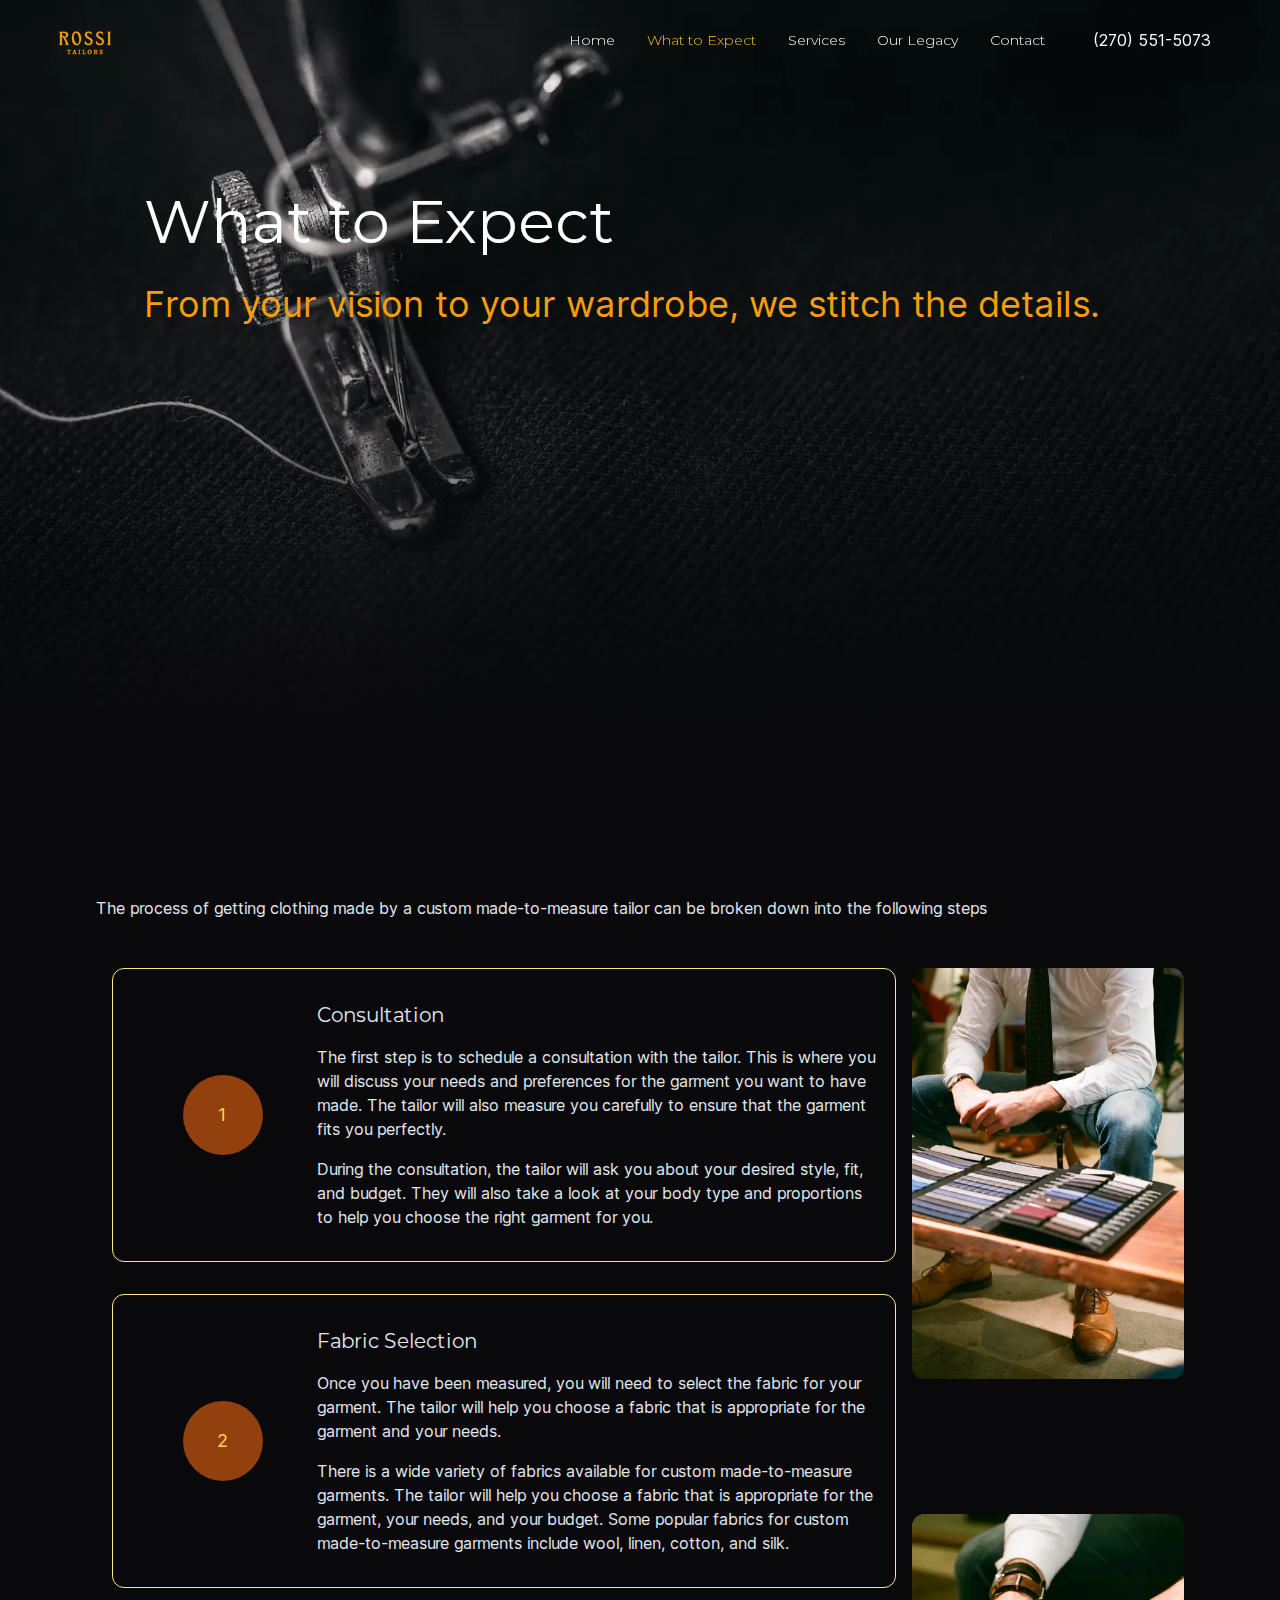
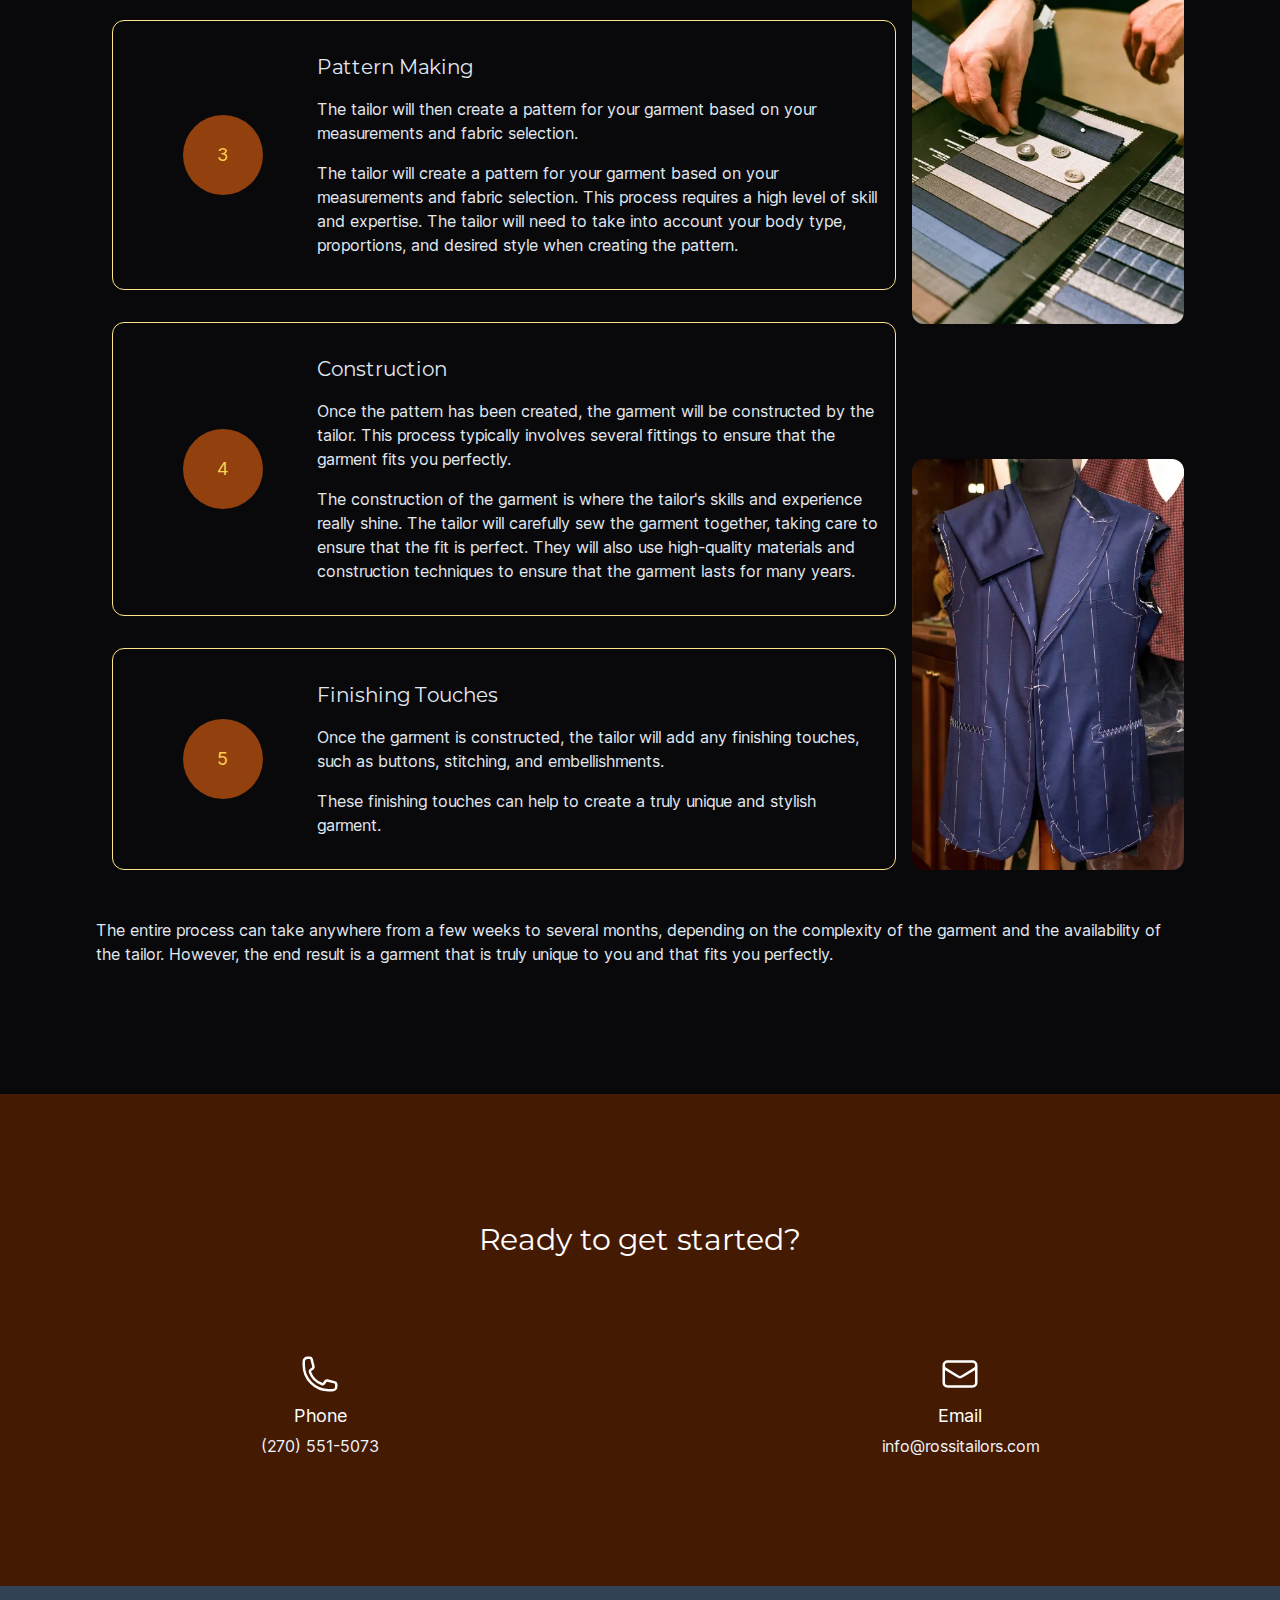
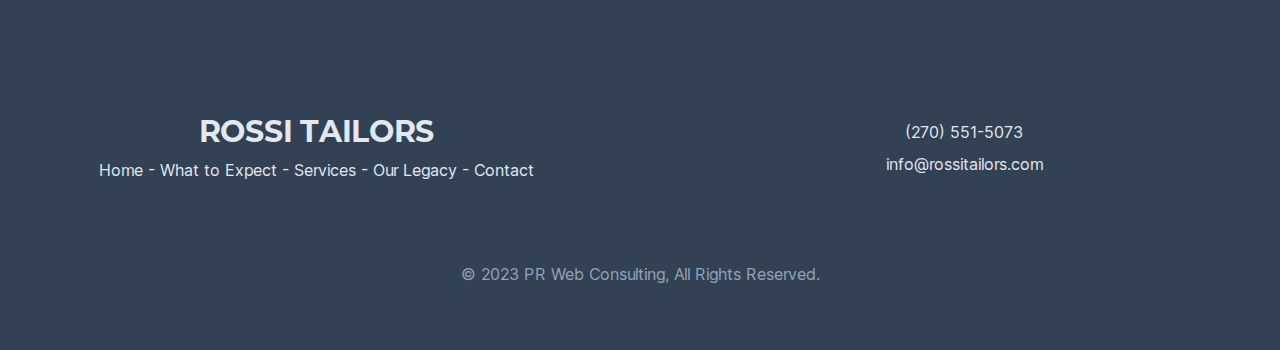
<file: process.html>
<!doctype html>
<html class="no-js" lang="en">
<head>
    <title>Process | Rossi Tailors</title>
    <meta name="description" content="Process | Rossi Tailors">
    <meta name="viewport" content="width=device-width, initial-scale=1">

    <meta property="og:title" content="Process | Rossi Tailors">
    <meta property="og:type" content="">
    <meta property="og:url" content="rossitailors.com">
    <meta property="og:image" content="">

    <link href="site.webmanifest" rel="manifest">
    <link href="icon.b06c946a.png" rel="apple-touch-icon">
    <link href="index.d749470f.css" rel="stylesheet">
    <link href="index.8e56ee60.css" rel="stylesheet">
</head>
<body class="font-sans bg-zinc-950">
<div>
    <!-- Navigation -->
    <div id="header" data-scroll="top" class="group peer data-[checked]:z-20 z-10 top-0 transition-[z-index] duration-500 ease-[steps(2, jump-both)]">
        <nav aria-label="header navbar" class="py-2 fixed group-data-[checked]:bg-opacity-90 group-data-[checked]:min-h-screen w-full bg-gray-700 bg-opacity-100 z-20 group-data-[scroll='top']:bg-transparent group-data-[scroll='down']:translate-y-[-150%] translate-y-0 group-data-[scroll='up']:translate-y-0 transition-all ease-in-out duration-500 delay-200">
            <div class="w-11/12 max-w-7xl m-auto flex relative h-full items-center">
                <!-- site title -->
                <div class="z-10 md:flex justify-center group-data-[checked]:opacity-50">
                    <a href="index.html">
                        <div class="p-1">
                            <img src="RossiLogo.6d9bc693.webp" alt="tailor logo">
                        </div>
                    </a>
                </div>
                <!-- end site title -->

                <!-- spacer -->
                <div class="flex-1"></div>
                <!-- end spacer -->

                <!-- navigation links -->
                <div class="lg:relative flex fixed overflow-hidden text-white font-serif lg:overflow-auto top-0 bottom-0 left-0 right-0 mt-20 lg:mt-0">
                    <div class="nav-links pb-4 lg:pb-0 lg:transition-none lg:transform-none lg:will-change-auto relative bg-opacity-25 flex flex-col text-center w-full h-full overflow-auto opacity-0 lg:opacity-100 ease-in-out duration-500 translate-y-[-150%] group-data-[checked]:opacity-100 group-data-[checked]:translate-y-0 scrollbar-hidden">
                        <div>
                            <ul class="flex flex-col mr-8 lg:flex-row justify-start lg:justify-center lg:border-none border-t border-t-gray-200 text-center text-serif lg:font-light text-lg lg:text-sm">
                                <li class="px-4 py-4 flex flex-col justify-center hover:text-primary-400">
                                    <a href="index.html">Home</a>
                                </li>
                                <li class="px-4 py-4 flex flex-col justify-center text-primary-400 hover:text-primary-600">
                                    <a href="process.html">What to Expect</a>
                                </li>
                                <li class="px-4 py-4 flex flex-col justify-center hover:text-primary-400">
                                    <a href="services.html">Services</a>
                                </li>
                                <li class="px-4 py-4 flex flex-col justify-center hover:text-primary-400">
                                    <a href="about.html">Our Legacy</a>
                                </li>
                                <li class="px-4 py-4 flex flex-col justify-center hover:text-primary-400">
                                    <a href="contact.html">Contact</a>
                                </li>
                            </ul>
                        </div>
                        <div class="flex-1"></div>
                    </div>
                    <!-- end navigation links -->
                </div>
                <!-- Contact button -->
                <div class="flex mr-4 group-data-[checked]:opacity-50">
                    <a href="contact.html">
                        <span class="text-white">(270) 551-5073</span>
                    </a>
                </div>
                <!-- end Contact button -->

                <!-- Menu Toggle -->
                <div class="lg:hidden">
                    <div class="h-[1.626rem] w-8 relative float-right md:float-none lg:hidden">
                        <!-- Lines -->
                        <div class="flex flex-col justify-between h-full w-full absolute right-0">
                  <span class="block h-1 w-full bg-gray-200 rounded-xl transition-transform will-change-transform origin-top-right ease-in-out duration-300 group-data-[checked]:-rotate-45"></span>
                            <span class="block h-1 w-full bg-gray-200 rounded-xl transition-transform will-change-transform ease-in-out duration-300 group-data-[checked]:scale-y-0"></span>
                            <span class="block h-1 w-full bg-gray-200 rounded-xl transition-transform will-change-transform origin-bottom-right ease-in-out duration-300 group-data-[checked]:rotate-45"></span>
                        </div>
                        <!-- End Lines-->
                        <!-- Checkbox-->
                        <label id="header-menu-toggle" class="cursor-pointer w-8 absolute h-[1.626rem]">
                            <input type="checkbox" class="opacity-0 cursor-pointer" aria-label="Menu Toggle" aria-labelledby="header-menu-toggle">
                        </label>
                        <!-- End Checkbox-->
                    </div>
                </div>
                <!-- End Menu Toggle -->
            </div>
        </nav>
    </div>
    <!-- End Navigation -->

    <!-- Hero -->
    <div id="hero" class="h-full w-full">
        <div class="hero-bg-img-process min-h-[667px] md:min-h-[768px] h-full relative pt-32 mg:pt-42 lg:pt-48">
            <div class="text-white px-4 max-w-xl md:max-w-3xl lg:max-w-5xl mx-auto">
                <p class="text-4xl md:text-5xl lg:text-6xl font-serif mb-8 max-w-[50%]">
                    What to Expect
                </p>
                <p class="text-lg sm:text-xl md:text-3xl lg:text-4xl text-primary-500">
                    From your vision to your wardrobe, we stitch the details.
                </p>
            </div>
        </div>
    </div>
    <!-- End Hero -->

    <!-- Process -->
    <div id="process" class="bg-zinc-950 text-gray-200">
        <div class="py-32 max-w-7xl px-4 md:px-16 lg:px-24 mx-auto">
            <div class="pb-12 text-center md:text-left">
                The process of getting clothing made by a custom made-to-measure tailor
                can be broken down into the following steps
            </div>
            <div class="grid grid-cols-4">
                <div class="col-span-4 lg:col-span-3 px-0 md:px-4 pb-12 flex flex-col gap-8">
                    <div class="grid grid-cols-4 border-primary-200 border rounded-xl py-8 px-4">
                        <div class="flex px-8 flex-col justify-center col-span-4 md:col-span-1 mb-8 lg:mb-0">
                            <div class="circle-box bg-primary-800 text-primary-300">
                                <p class="">1</p>
                            </div>
                        </div>
                        <div class="col-span-4 md:col-span-3">
                            <p class="font-serif text-center md:text-left text-2xl md:text-xl pb-4">
                                Consultation
                            </p>
                            <p class="pb-4">
                                The first step is to schedule a consultation with the tailor. This
                                is where you will discuss your needs and preferences for the
                                garment you want to have made. The tailor will also measure you
                                carefully to ensure that the garment fits you perfectly.
                            </p>
                            <p>
                                During the consultation, the tailor will ask you about your
                                desired style, fit, and budget. They will also take a look at your
                                body type and proportions to help you choose the right garment for
                                you.
                            </p>
                        </div>
                    </div>
                    <div class="grid grid-cols-4 border-primary-200 border rounded-xl py-8 px-4">
                        <div class="flex px-8 flex-col justify-center col-span-4 md:col-span-1 mb-8 lg:mb-0">
                            <div class="circle-box bg-primary-800 text-primary-300">
                                <p class="">2</p>
                            </div>
                        </div>
                        <div class="col-span-4 md:col-span-3">
                            <p class="font-serif text-center md:text-left text-2xl md:text-xl pb-4">
                                Fabric Selection
                            </p>
                            <p class="pb-4">
                                Once you have been measured, you will need to select the fabric
                                for your garment. The tailor will help you choose a fabric that is
                                appropriate for the garment and your needs.
                            </p>
                            <p>
                                There is a wide variety of fabrics available for custom
                                made-to-measure garments. The tailor will help you choose a fabric
                                that is appropriate for the garment, your needs, and your budget.
                                Some popular fabrics for custom made-to-measure garments include
                                wool, linen, cotton, and silk.
                            </p>
                        </div>
                    </div>
                    <div class="grid grid-cols-4 border-primary-200 border rounded-xl py-8 px-4">
                        <div class="flex px-8 flex-col justify-center col-span-4 md:col-span-1 mb-8 lg:mb-0">
                            <div class="circle-box bg-primary-800 text-primary-300">
                                <p class="">3</p>
                            </div>
                        </div>
                        <div class="col-span-4 md:col-span-3">
                            <p class="font-serif text-center md:text-left text-2xl md:text-xl pb-4">
                                Pattern Making
                            </p>
                            <p class="pb-4">
                                The tailor will then create a pattern for your garment based on
                                your measurements and fabric selection.
                            </p>
                            <p>
                                The tailor will create a pattern for your garment based on your
                                measurements and fabric selection. This process requires a high
                                level of skill and expertise. The tailor will need to take into
                                account your body type, proportions, and desired style when
                                creating the pattern.
                            </p>
                        </div>
                    </div>
                    <div class="grid grid-cols-4 border-primary-200 border rounded-xl py-8 px-4">
                        <div class="flex px-8 flex-col justify-center col-span-4 md:col-span-1 mb-8 lg:mb-0">
                            <div class="circle-box bg-primary-800 text-primary-300">
                                <p class="">4</p>
                            </div>
                        </div>
                        <div class="col-span-4 md:col-span-3">
                            <p class="font-serif text-center md:text-left text-2xl md:text-xl pb-4">
                                Construction
                            </p>
                            <p class="pb-4">
                                Once the pattern has been created, the garment will be constructed
                                by the tailor. This process typically involves several fittings to
                                ensure that the garment fits you perfectly.
                            </p>
                            <p>
                                The construction of the garment is where the tailor's skills and
                                experience really shine. The tailor will carefully sew the garment
                                together, taking care to ensure that the fit is perfect. They will
                                also use high-quality materials and construction techniques to
                                ensure that the garment lasts for many years.
                            </p>
                        </div>
                    </div>
                    <div class="grid grid-cols-4 border-primary-200 border rounded-xl py-8 px-4">
                        <div class="flex px-8 flex-col justify-center col-span-4 md:col-span-1 mb-8 lg:mb-0">
                            <div class="circle-box bg-primary-800 text-primary-300">
                                <p class="">5</p>
                            </div>
                        </div>
                        <div class="col-span-4 md:col-span-3">
                            <p class="font-serif text-center md:text-left text-2xl md:text-xl pb-4">
                                Finishing Touches
                            </p>
                            <p class="pb-4">
                                Once the garment is constructed, the tailor will add any finishing
                                touches, such as buttons, stitching, and embellishments.
                            </p>
                            <p>
                                These finishing touches can help to create a truly unique and
                                stylish garment.
                            </p>
                        </div>
                    </div>
                </div>
                <div class="mb-12 hidden lg:flex col-span-1 lg:flex-col gap-8 justify-between">
                    <img src="fabric-selection.e8bd4b96.webp" alt="fabric selection" class="rounded-xl">
                    <img src="fabric-selection-2.857375e7.webp" alt="fabric selection 2" class="rounded-xl">
                    <img src="custom-suit-2.70b6f517.webp" alt="custom suit" class="rounded-xl">
                </div>
                <div class="mb-12 col-span-4 grid grid-cols-3 lg:hidden gap-4">
                    <div>
                        <img src="fabric-selection.ec797f08.webp" alt="fabric selection" class="rounded-xl mx-auto">
                    </div>
                    <div>
                        <img src="fabric-selection-2.e5f20f0c.webp" alt="fabric selection 2" class="rounded-xl mx-auto">
                    </div>
                    <div>
                        <img src="custom-suit-2.bf1d92ad.webp" alt="custom suit" class="rounded-xl mx-auto">
                    </div>
                </div>
            </div>
            <div class="text-center md:text-left">
                The entire process can take anywhere from a few weeks to several months,
                depending on the complexity of the garment and the availability of the
                tailor. However, the end result is a garment that is truly unique to you
                and that fits you perfectly.
            </div>
        </div>
    </div>
    <!-- end Process -->

    <!-- contact -->
    <div id="contact-2YXpAY">
        <div class="py-32 bg-primary-950 text-white">
            <div class="text-center mb-12 lg:mb-24">
                <div><p class="text-3xl font-serif">Ready to get started?</p></div>
            </div>
            <div class="lg:flex justify-between text-center">
                <div class="flex-1 mb-8 lg:mb-0">
                    <div class="mb-2">
                        <svg xmlns="http://www.w3.org/2000/svg" fill="none" viewbox="0 0 24 24" stroke-width="1.5" stroke="currentColor" class="mx-auto h-10 w-10">
                            <path stroke-linecap="round" stroke-linejoin="round" d="M2.25 6.75c0 8.284 6.716 15 15 15h2.25a2.25 2.25 0 002.25-2.25v-1.372c0-.516-.351-.966-.852-1.091l-4.423-1.106c-.44-.11-.902.055-1.173.417l-.97 1.293c-.282.376-.769.542-1.21.38a12.035 12.035 0 01-7.143-7.143c-.162-.441.004-.928.38-1.21l1.293-.97c.363-.271.527-.734.417-1.173L6.963 3.102a1.125 1.125 0 00-1.091-.852H4.5A2.25 2.25 0 002.25 4.5v2.25z"></path>
                        </svg>
                    </div>
                    <p class="mb-1 text-lg">Phone</p>
                    <a href="tel:2705515073" class="text-gray-100 hover:text-primary-200">(270) 551-5073</a>
                </div>
                <div class="flex-1">
                    <div class="mb-2">
                        <svg xmlns="http://www.w3.org/2000/svg" fill="none" viewbox="0 0 24 24" stroke-width="1.5" stroke="currentColor" class="mx-auto h-10 w-10">
                            <path stroke-linecap="round" stroke-linejoin="round" d="M21.75 6.75v10.5a2.25 2.25 0 01-2.25 2.25h-15a2.25 2.25 0 01-2.25-2.25V6.75m19.5 0A2.25 2.25 0 0019.5 4.5h-15a2.25 2.25 0 00-2.25 2.25m19.5 0v.243a2.25 2.25 0 01-1.07 1.916l-7.5 4.615a2.25 2.25 0 01-2.36 0L3.32 8.91a2.25 2.25 0 01-1.07-1.916V6.75"></path>
                        </svg>
                    </div>
                    <p class="mb-1 text-lg">Email</p>
                    <a href="mailto:info@rossitailors.com" class="text-gray-100 hover:text-primary-200">info@rossitailors.com</a>
                </div>
            </div>
        </div>
    </div>
    <!-- end contact -->

    <!-- Footer -->
    <div id="footer">
        <div class="bg-gray-700 text-gray-200 pt-32 pb-16 grid grid-cols-2 gap-4">
            <div class="col-span-2 lg:col-span-1 text-center">
                <p class="text-3xl uppercase font-bold font-serif mb-2">
                    Rossi Tailors
                </p>
                <div>
                    <a class="hover:text-primary-500" href="index.html">Home</a>
                    <span> - </span>
                    <a class="hover:text-primary-500" href="process.html">What to Expect</a>
                    <span> - </span>
                    <a class="hover:text-primary-500" href="services.html">Services</a>
                    <span> - </span>
                    <a class="hover:text-primary-500" href="about.html">Our Legacy</a>
                    <span> - </span>
                    <a class="hover:text-primary-500" href="contact.html">Contact</a>
                </div>
            </div>
            <div class="col-span-2 lg:col-span-1 text-center flex flex-col justify-center">
                <p class="mb-2">
                    <a href="tel:2705515073" class="hover:text-primary-400">(270) 551-5073</a>
                </p>
                <p>
                    <a href="mailto:info@rossitailors.com" class="hover:text-primary-500">info@rossitailors.com</a>
                </p>
            </div>
            <div class="col-span-2 text-gray-400 text-center pt-16">
                © 2023 <a href="https://prwebconsulting.com">PR Web Consulting</a>, All Rights Reserved.
            </div>
        </div>
    </div>
</div>
<script src="index.a293c941.js"></script>
<script type="module" src="index.523f936f.js"></script>
</body>
</html>
</file>
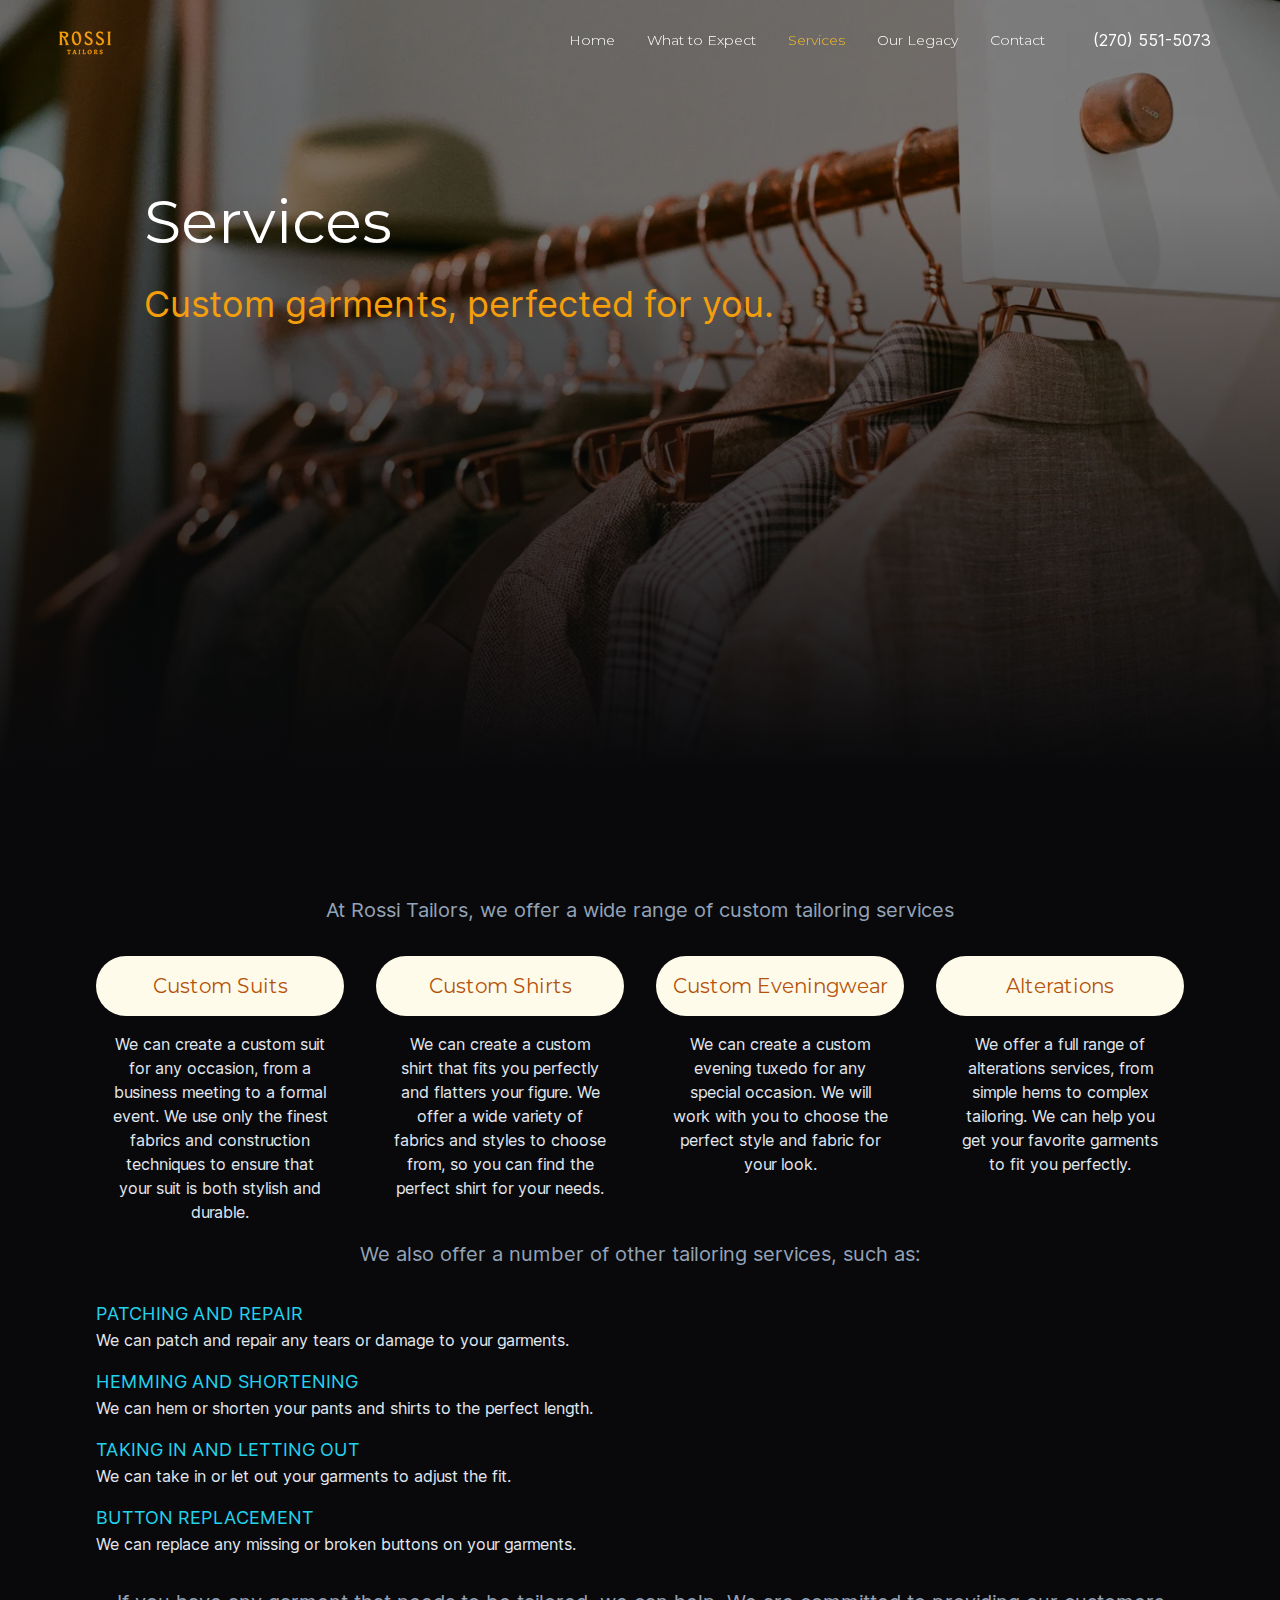
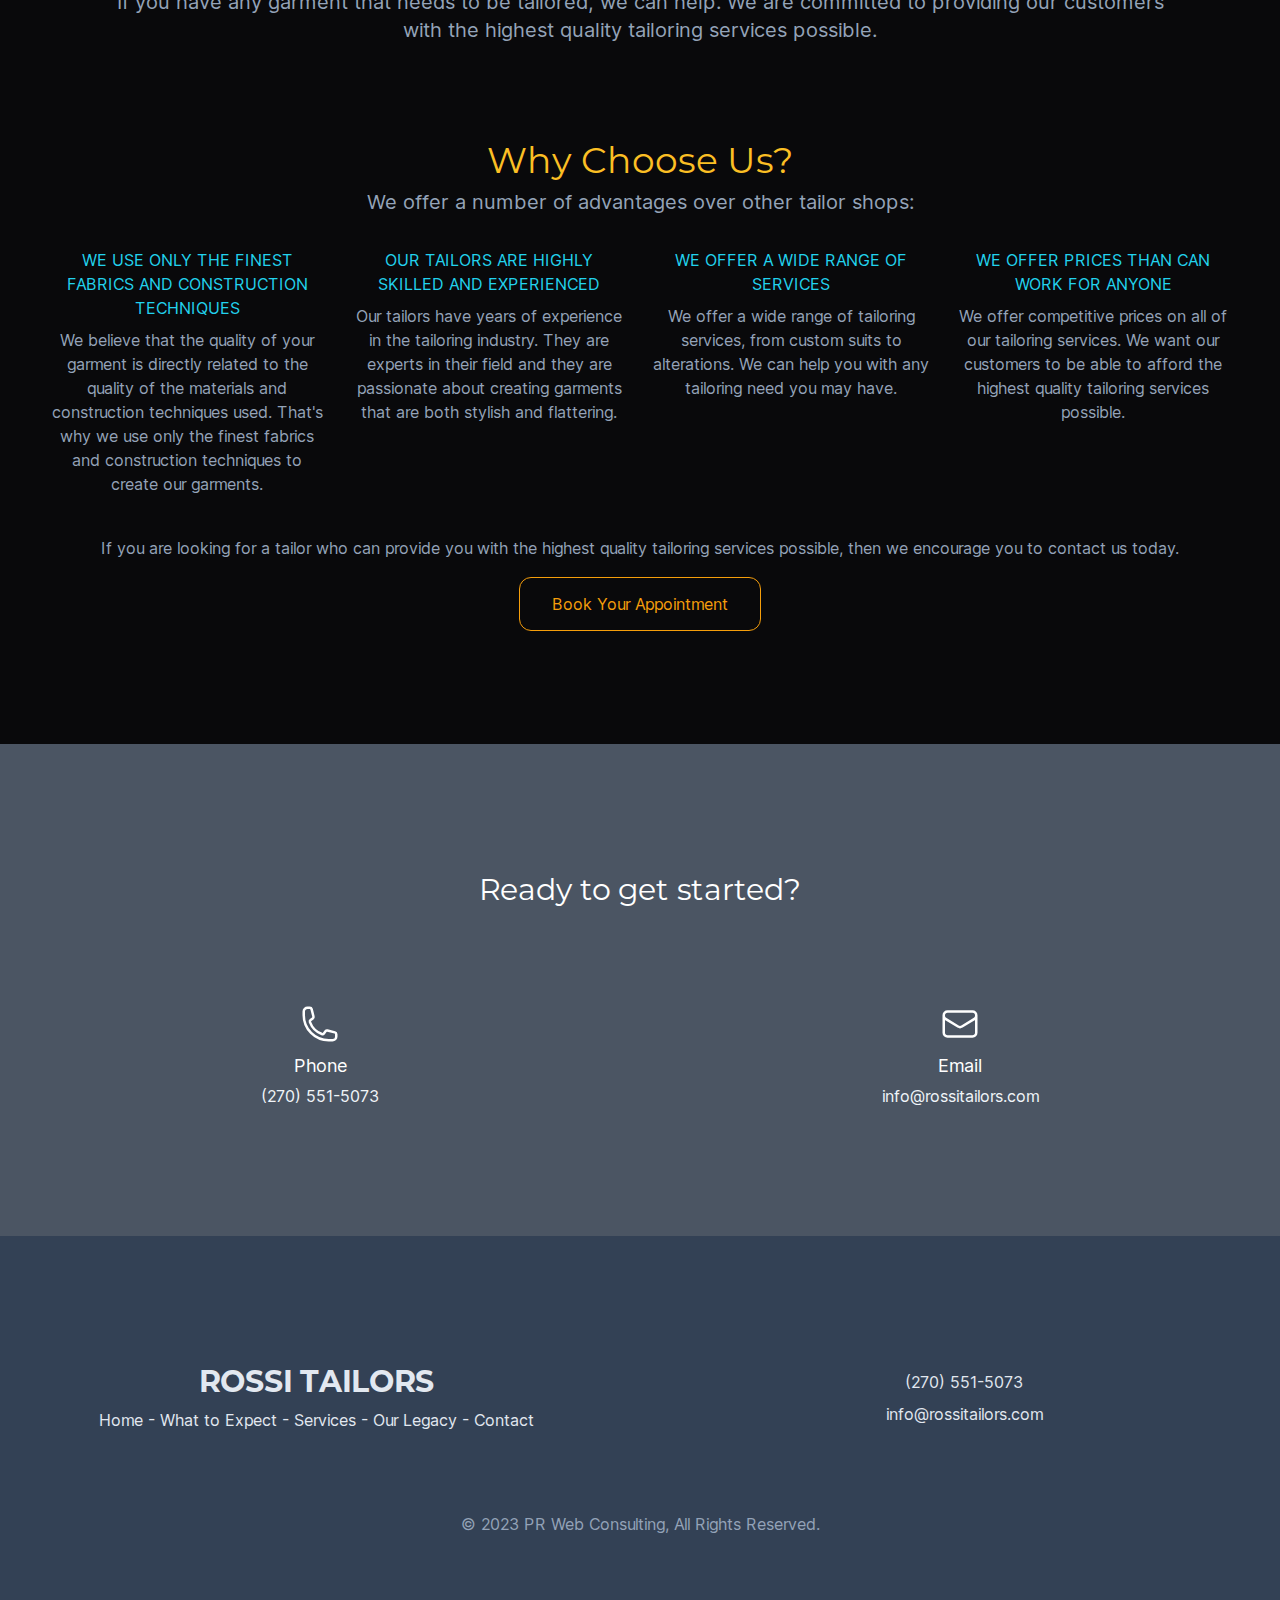
<file: services.html>
<!doctype html>
<html class="no-js" lang="en">
<head>
    <title>Services | Rossi Tailors</title>
    <meta name="description" content="Services | Rossi Tailors">
    <meta name="viewport" content="width=device-width, initial-scale=1">

    <meta property="og:title" content="Services | Rossi Tailors">
    <meta property="og:type" content="">
    <meta property="og:url" content="rossitailors.com">
    <meta property="og:image" content="">

    <link href="site.webmanifest" rel="manifest">
    <link href="icon.b06c946a.png" rel="apple-touch-icon">
    <link href="index.d749470f.css" rel="stylesheet">
    <link href="index.8e56ee60.css" rel="stylesheet">
</head>
<body class="font-sans bg-zinc-950">
<div>
    <!-- Navigation -->
    <div id="header" data-scroll="top" class="group peer data-[checked]:z-20 z-10 top-0 transition-[z-index] duration-500 ease-[steps(2, jump-both)]">
        <nav aria-label="header navbar" class="py-2 fixed group-data-[checked]:bg-opacity-90 group-data-[checked]:min-h-screen w-full bg-gray-700 bg-opacity-100 z-20 group-data-[scroll='top']:bg-transparent group-data-[scroll='down']:translate-y-[-150%] translate-y-0 group-data-[scroll='up']:translate-y-0 transition-all ease-in-out duration-500 delay-200">
            <div class="w-11/12 max-w-7xl m-auto flex relative h-full items-center">
                <!-- site title -->
                <div class="z-10 md:flex justify-center group-data-[checked]:opacity-50">
                    <a href="index.html">
                        <div class="p-1">
                            <img src="RossiLogo.6d9bc693.webp" alt="tailor logo">
                        </div>
                    </a>
                </div>
                <!-- end site title -->

                <!-- spacer -->
                <div class="flex-1"></div>
                <!-- end spacer -->

                <!-- navigation links -->
                <div class="lg:relative flex fixed overflow-hidden text-white font-serif lg:overflow-auto top-0 bottom-0 left-0 right-0 mt-20 lg:mt-0">
                    <div class="nav-links pb-4 lg:pb-0 lg:transition-none lg:transform-none lg:will-change-auto relative bg-opacity-25 flex flex-col text-center w-full h-full overflow-auto opacity-0 lg:opacity-100 ease-in-out duration-500 translate-y-[-150%] group-data-[checked]:opacity-100 group-data-[checked]:translate-y-0 scrollbar-hidden">
                        <div>
                            <ul class="flex flex-col mr-8 lg:flex-row justify-start lg:justify-center lg:border-none border-t border-t-gray-200 text-center text-serif lg:font-light text-lg lg:text-sm">
                                <li class="px-4 py-4 flex flex-col justify-center hover:text-primary-400">
                                    <a href="index.html">Home</a>
                                </li>
                                <li class="px-4 py-4 flex flex-col justify-center hover:text-primary-400">
                                    <a href="process.html">What to Expect</a>
                                </li>
                                <li class="px-4 py-4 flex flex-col justify-center text-primary-400 hover:text-primary-600">
                                    <a href="services.html">Services</a>
                                </li>
                                <li class="px-4 py-4 flex flex-col justify-center hover:text-primary-400">
                                    <a href="about.html">Our Legacy</a>
                                </li>
                                <li class="px-4 py-4 flex flex-col justify-center hover:text-primary-400">
                                    <a href="contact.html">Contact</a>
                                </li>
                            </ul>
                        </div>
                        <div class="flex-1"></div>
                    </div>
                    <!-- end navigation links -->
                </div>
                <!-- Contact button -->
                <div class="flex mr-4 group-data-[checked]:opacity-50">
                    <a href="contact.html">
                        <span class="text-white">(270) 551-5073</span>
                    </a>
                </div>
                <!-- end Contact button -->

                <!-- Menu Toggle -->
                <div class="lg:hidden">
                    <div class="h-[1.626rem] w-8 relative float-right md:float-none lg:hidden">
                        <!-- Lines -->
                        <div class="flex flex-col justify-between h-full w-full absolute right-0">
                  <span class="block h-1 w-full bg-gray-200 rounded-xl transition-transform will-change-transform origin-top-right ease-in-out duration-300 group-data-[checked]:-rotate-45"></span>
                            <span class="block h-1 w-full bg-gray-200 rounded-xl transition-transform will-change-transform ease-in-out duration-300 group-data-[checked]:scale-y-0"></span>
                            <span class="block h-1 w-full bg-gray-200 rounded-xl transition-transform will-change-transform origin-bottom-right ease-in-out duration-300 group-data-[checked]:rotate-45"></span>
                        </div>
                        <!-- End Lines-->
                        <!-- Checkbox-->
                        <label id="header-menu-toggle" class="cursor-pointer w-8 absolute h-[1.626rem]">
                            <input type="checkbox" class="opacity-0 cursor-pointer" aria-label="Menu Toggle" aria-labelledby="header-menu-toggle">
                        </label>
                        <!-- End Checkbox-->
                    </div>
                </div>
                <!-- End Menu Toggle -->
            </div>
        </nav>
    </div>
    <!-- End Navigation -->

    <!-- Hero -->
    <div id="hero" class="h-full w-full">
        <div class="hero-bg-img-services min-h-[667px] md:min-h-[768px] h-full relative pt-32 mg:pt-42 lg:pt-48">
            <div class="text-white px-4 max-w-xl md:max-w-3xl lg:max-w-5xl mx-auto">
                <p class="text-4xl md:text-5xl lg:text-6xl font-serif mb-8 max-w-[50%]">
                    Services
                </p>
                <p class="text-lg sm:text-xl md:text-3xl lg:text-4xl text-primary-500">
                    Custom garments, perfected for you.
                </p>
            </div>
        </div>
    </div>
    <!-- End Hero -->

    <!-- services -->
    <div id="services" class="bg-zinc-950 text-gray-200">
        <div class="pt-32 pb-16 max-w-7xl px-4 md:px-16 lg:px-24 mx-auto">
            <div>
                <p class="text-gray-400 text-xl text-center pb-8">
                    At Rossi Tailors, we offer a wide range of custom tailoring
                    services
                </p>
                <div class="grid grid-cols-4 gap-8 text-center">
                    <div class="col-span-4 md:col-span-2 lg:col-span-1">
                        <div>
                            <p class="bg-primary-50 text-primary-700 py-4 rounded-full text-xl font-serif">Custom Suits</p>
                            <p class="p-4">
                                We can create a custom suit for any occasion, from a business meeting to a formal event. We use only the finest fabrics and construction techniques to ensure that your suit is both stylish and durable.
                            </p>
                        </div>
                    </div>
                    <div class="col-span-4 md:col-span-2 lg:col-span-1">
                        <div>
                            <p class="bg-primary-50 text-primary-700 py-4 rounded-full text-xl font-serif">Custom Shirts</p>
                            <p class="p-4">
                                We can create a custom shirt that fits you perfectly and flatters your figure. We offer a wide variety of fabrics and styles to choose from, so you can find the perfect shirt for your needs.
                            </p>
                        </div>
                    </div>
                    <div class="col-span-4 md:col-span-2 lg:col-span-1">
                        <div>
                            <p class="bg-primary-50 text-primary-700 py-4 rounded-full text-xl font-serif">Custom Eveningwear</p>
                            <p class="p-4">
                                We can create a custom evening tuxedo for any special occasion. We will work with you to choose the perfect style and fabric for your look.
                            </p>
                        </div>
                    </div>
                    <div class="col-span-4 md:col-span-2 lg:col-span-1">
                        <div>
                            <p class="bg-primary-50 text-primary-700 py-4 rounded-full text-xl font-serif">Alterations</p>
                            <p class="p-4">
                                We offer a full range of alterations services, from simple hems to complex tailoring. We can help you get your favorite garments to fit you perfectly.
                            </p>
                        </div>
                    </div>
                </div>
                <p class="text-gray-400 text-xl text-center pb-8">
                    We also offer a number of other tailoring services, such as:
                </p>
                <div>
                    <div class="pb-4">
                        <p class="text-lg uppercase text-secondary-400">
                            Patching and Repair
                        </p>
                        <p>
                            We can patch and repair any tears or damage to your garments.
                        </p>
                    </div>
                    <div class="pb-4">
                        <p class="text-lg uppercase text-secondary-400">
                            Hemming and shortening
                        </p>
                        <p>
                            We can hem or shorten your pants and shirts to the perfect length.
                        </p>
                    </div>
                    <div class="pb-4">
                        <p class="text-lg uppercase text-secondary-400">
                            Taking in and letting out
                        </p>
                        <p>
                            We can take in or let out your garments to adjust the fit.
                        </p>
                    </div>
                    <div class="pb-4">
                        <p class="text-lg uppercase text-secondary-400">
                            Button replacement
                        </p>
                        <p>
                            We can replace any missing or broken buttons on your garments.
                        </p>
                    </div>
                    <p class="text-gray-400 text-xl text-center pb-8 pt-4">
                        If you have any garment that needs to be tailored, we can help. We are committed to providing our customers with the highest quality tailoring services possible.
                </p></div>
            </div>
        </div>
    </div>


    <div id="text-4hIojE" class="pb-32 text-center text-gray-400">
        <div class="max-w-7xl mx-auto px-12">
            <p class="text-4xl font-serif text-primary-400 mb-2">Why Choose Us?</p>
            <p class="mb-8 text-xl">
                We offer a number of advantages over other tailor shops:
            </p>
            <div class="grid grid-cols-4 gap-6 mb-8">
                <div class="col-span-4 md:col-span-2 lg:col-span-1">
                    <p class="text-secondary-400 mb-2 uppercase text-md">We use only the finest fabrics and construction techniques</p>
                    <p class="mb-2">
                        We believe that the quality of your garment is directly related to the quality of the materials and construction techniques used. That's why we use only the finest fabrics and construction techniques to create our garments.
                    </p>
                </div>
                <div class="col-span-4 md:col-span-2 lg:col-span-1">
                    <p class="text-secondary-400 mb-2 uppercase text-md">Our tailors are highly skilled and experienced</p>
                    <p class="mb-2">
                        Our tailors have years of experience in the tailoring industry. They are experts in their field and they are passionate about creating garments that are both stylish and flattering.
                    </p>
                </div>
                <div class="col-span-4 md:col-span-2 lg:col-span-1">
                    <p class="text-secondary-400 mb-2 uppercase text-md">We offer a wide range of services</p>
                    <p class="mb-2">
                        We offer a wide range of tailoring services, from custom suits to alterations. We can help you with any tailoring need you may have.
                    </p>
                </div>
                <div class="col-span-4 md:col-span-2 lg:col-span-1">
                    <p class="text-secondary-400 mb-2 uppercase text-md">We offer prices than can work for anyone</p>
                    <p class="mb-2">
                        We offer competitive prices on all of our tailoring services. We want our customers to be able to afford the highest quality tailoring services possible.
                    </p>
                </div>
            </div>
            <p class="mb-8 text-center">
                If you are looking for a tailor who can provide you with the highest quality tailoring services possible, then we encourage you to contact us today.
            </p>
            <a href="contact.html" class="cursor-pointer py-4 px-8 text-primary-500 border hover:shadow-md hover:shadow-primary-700 hover:border-primary-300 border-primary-500 hover:text-primary-300 rounded-xl">
                Book Your Appointment
            </a>
        </div>
    </div>

    <!-- contact -->
    <div id="contact-2YXpAY">
        <div class="py-32 bg-gray-norm-600 text-white">
            <div class="text-center mb-12 lg:mb-24">
                <div><p class="text-3xl font-serif">Ready to get started?</p></div>
            </div>
            <div class="lg:flex justify-between text-center">
                <div class="flex-1 mb-8 lg:mb-0">
                    <div class="mb-2">
                        <svg xmlns="http://www.w3.org/2000/svg" fill="none" viewbox="0 0 24 24" stroke-width="1.5" stroke="currentColor" class="mx-auto h-10 w-10">
                            <path stroke-linecap="round" stroke-linejoin="round" d="M2.25 6.75c0 8.284 6.716 15 15 15h2.25a2.25 2.25 0 002.25-2.25v-1.372c0-.516-.351-.966-.852-1.091l-4.423-1.106c-.44-.11-.902.055-1.173.417l-.97 1.293c-.282.376-.769.542-1.21.38a12.035 12.035 0 01-7.143-7.143c-.162-.441.004-.928.38-1.21l1.293-.97c.363-.271.527-.734.417-1.173L6.963 3.102a1.125 1.125 0 00-1.091-.852H4.5A2.25 2.25 0 002.25 4.5v2.25z"></path>
                        </svg>
                    </div>
                    <p class="mb-1 text-lg">Phone</p>
                    <a href="tel:2705515073" class="text-gray-100 hover:text-primary-200">(270) 551-5073</a>
                </div>
                <div class="flex-1">
                    <div class="mb-2">
                        <svg xmlns="http://www.w3.org/2000/svg" fill="none" viewbox="0 0 24 24" stroke-width="1.5" stroke="currentColor" class="mx-auto h-10 w-10">
                            <path stroke-linecap="round" stroke-linejoin="round" d="M21.75 6.75v10.5a2.25 2.25 0 01-2.25 2.25h-15a2.25 2.25 0 01-2.25-2.25V6.75m19.5 0A2.25 2.25 0 0019.5 4.5h-15a2.25 2.25 0 00-2.25 2.25m19.5 0v.243a2.25 2.25 0 01-1.07 1.916l-7.5 4.615a2.25 2.25 0 01-2.36 0L3.32 8.91a2.25 2.25 0 01-1.07-1.916V6.75"></path>
                        </svg>
                    </div>
                    <p class="mb-1 text-lg">Email</p>
                    <a href="mailto:info@rossitailors.com" class="text-gray-100 hover:text-primary-200">info@rossitailors.com</a>
                </div>
            </div>
        </div>
    </div>
    <!-- end contact -->

    <!-- Footer -->
    <div id="footer">
        <div class="bg-gray-700 text-gray-200 pt-32 pb-16 grid grid-cols-2 gap-4">
            <div class="col-span-2 lg:col-span-1 text-center">
                <p class="text-3xl uppercase font-bold font-serif mb-2">
                    Rossi Tailors
                </p>
                <div>
                    <a class="hover:text-primary-500" href="index.html">Home</a>
                    <span> - </span>
                    <a class="hover:text-primary-500" href="process.html">What to Expect</a>
                    <span> - </span>
                    <a class="hover:text-primary-500" href="#">Services</a>
                    <span> - </span>
                    <a class="hover:text-primary-500" href="about.html">Our Legacy</a>
                    <span> - </span>
                    <a class="hover:text-primary-500" href="contact.html">Contact</a>
                </div>
            </div>
            <div class="col-span-2 lg:col-span-1 text-center flex flex-col justify-center">
                <p class="mb-2">
                    <a href="tel:2705515073" class="hover:text-primary-400">(270) 551-5073</a>
                </p>
                <p>
                    <a href="mailto:info@rossitailors.com" class="hover:text-primary-500">info@rossitailors.com</a>
                </p>
            </div>
            <div class="col-span-2 text-gray-400 text-center pt-16">
                © 2023 <a href="https://prwebconsulting.com">PR Web Consulting</a>, All Rights Reserved.
            </div>
        </div>
    </div>
</div>
<script src="index.a293c941.js"></script>
<script type="module" src="index.523f936f.js"></script>
</body>
</html>
</file>
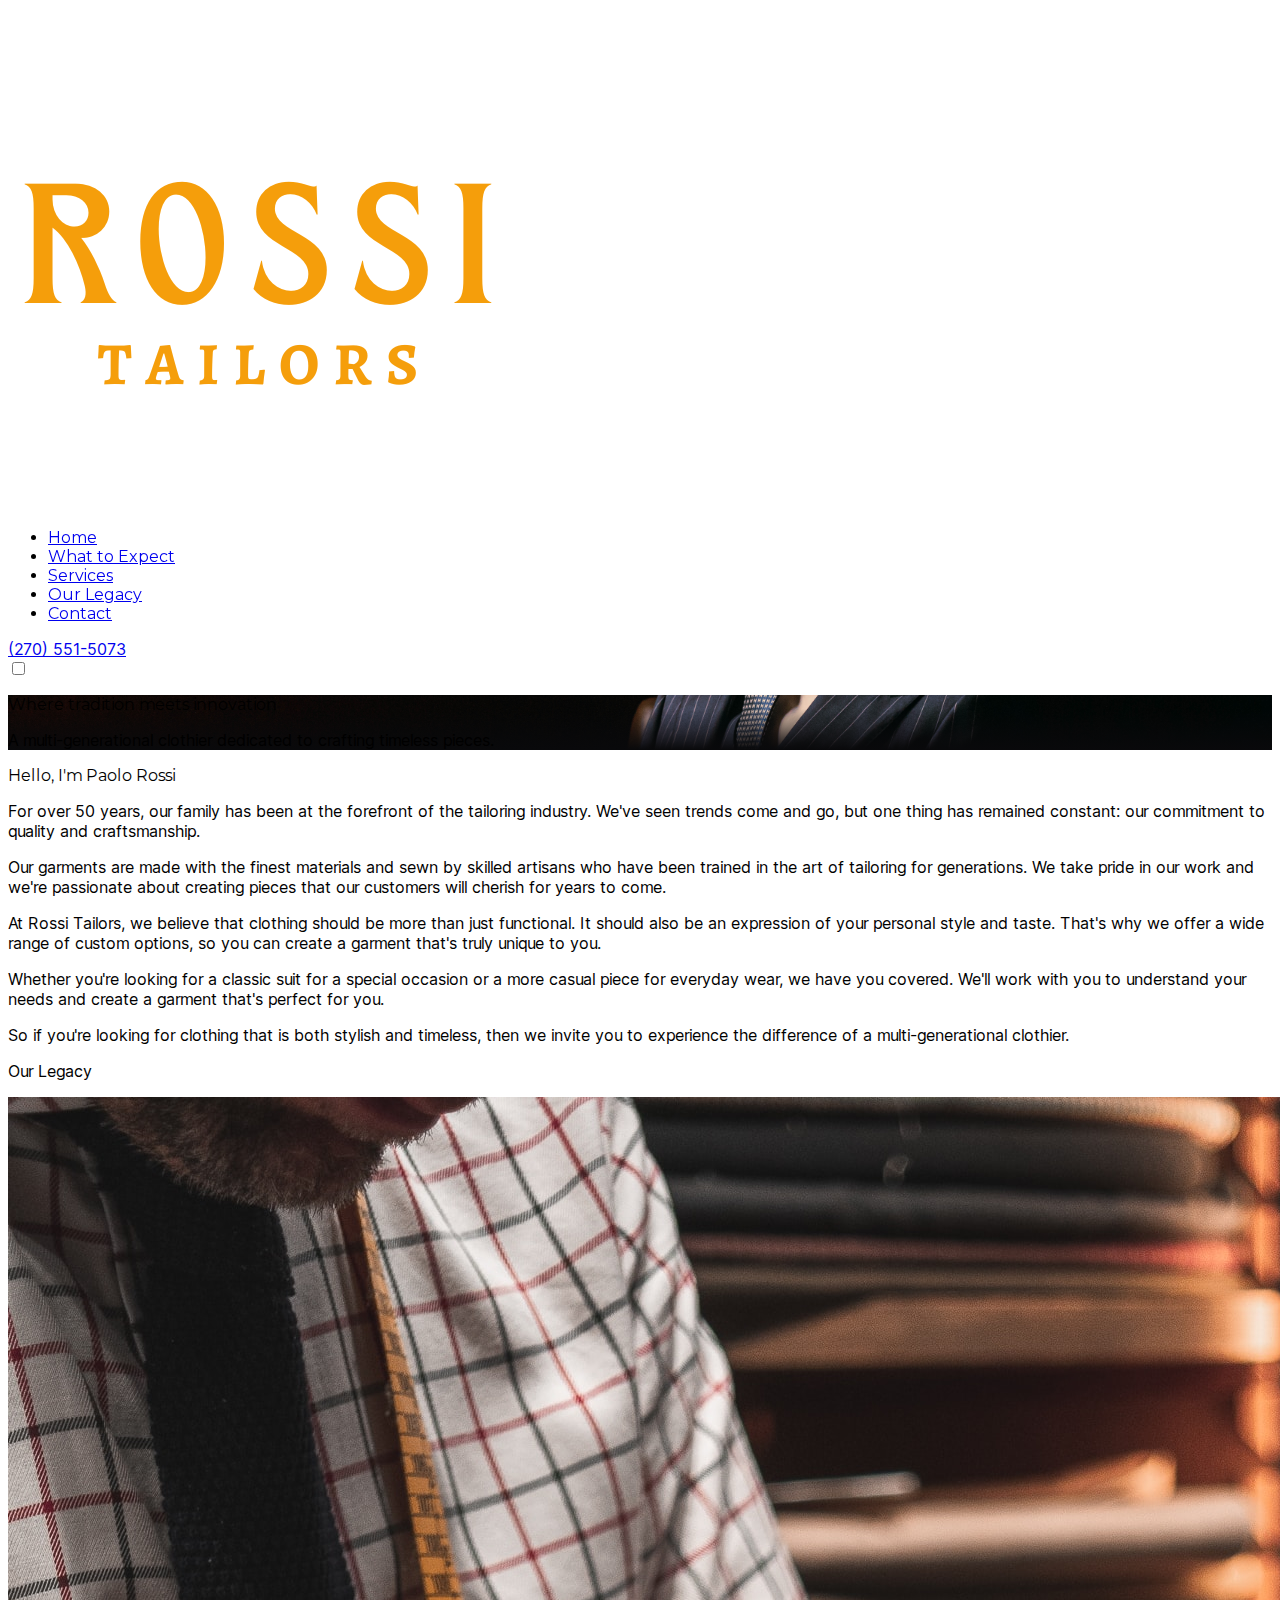
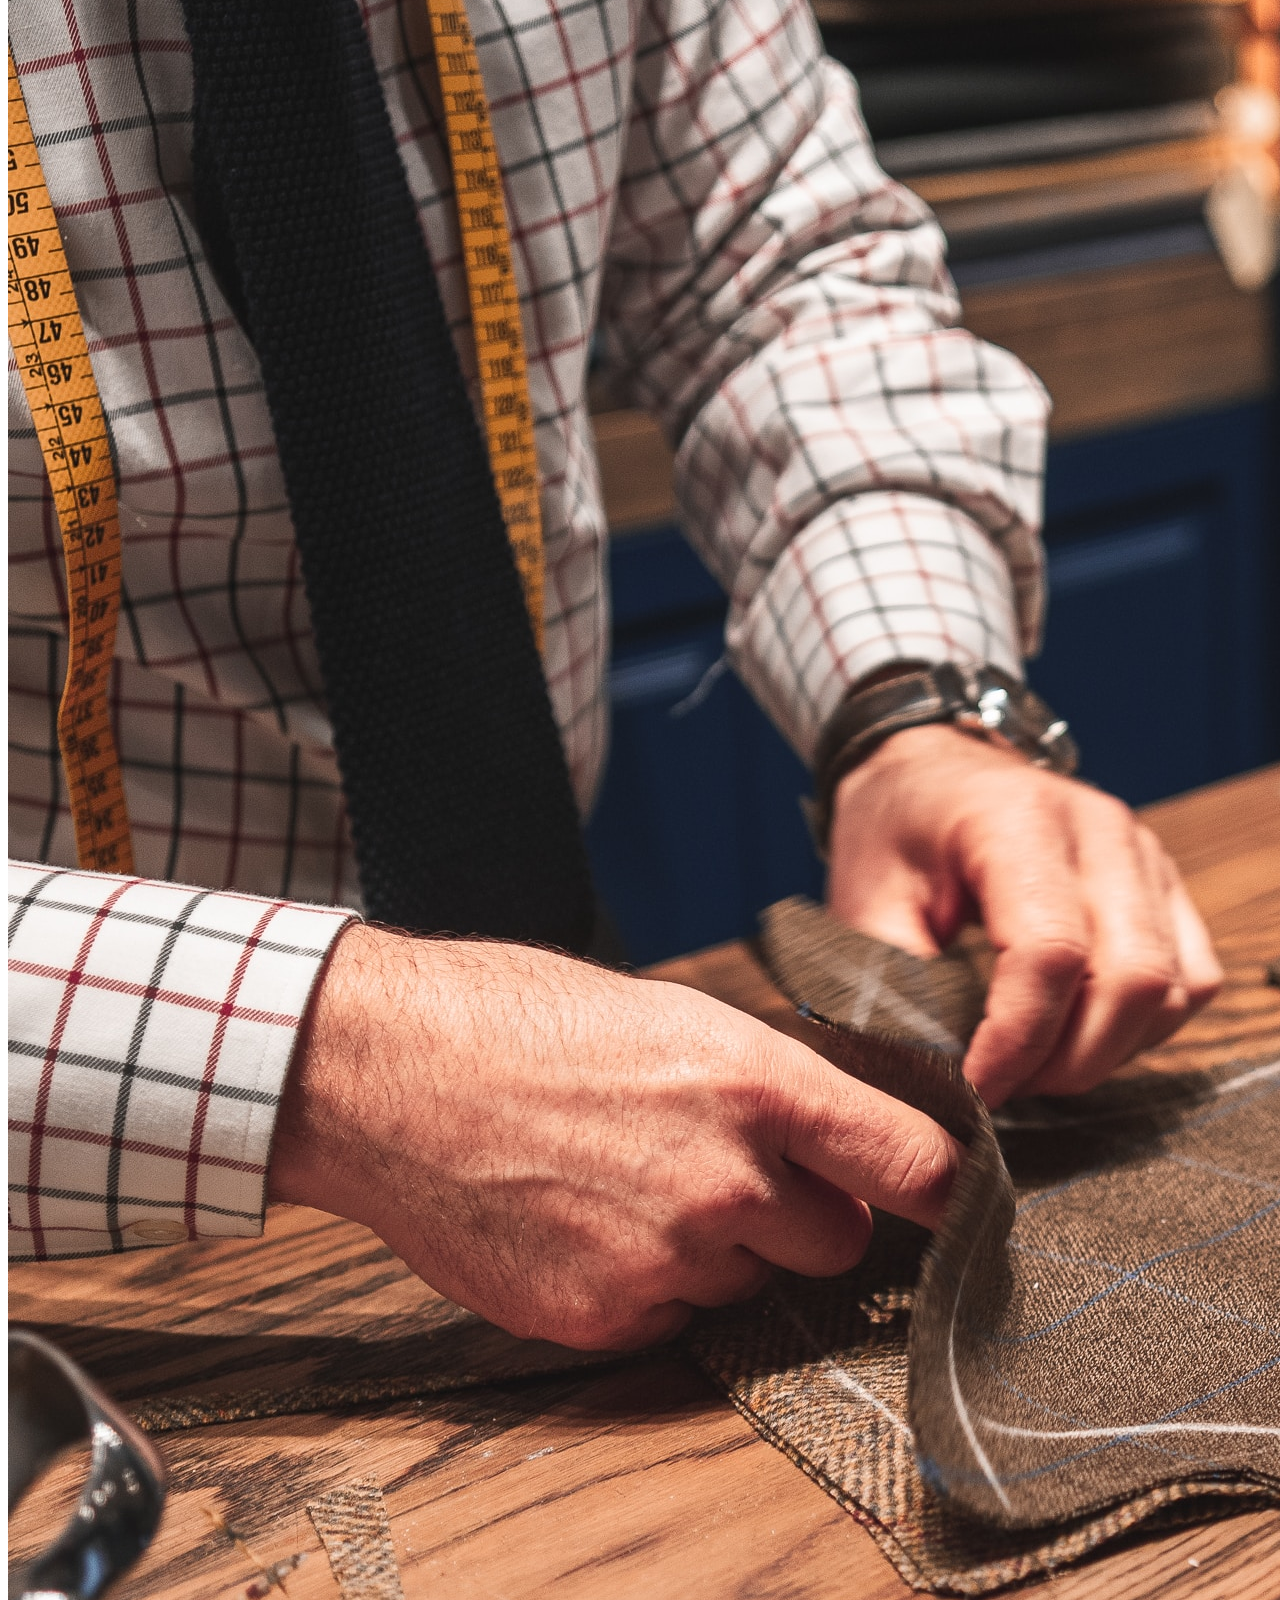
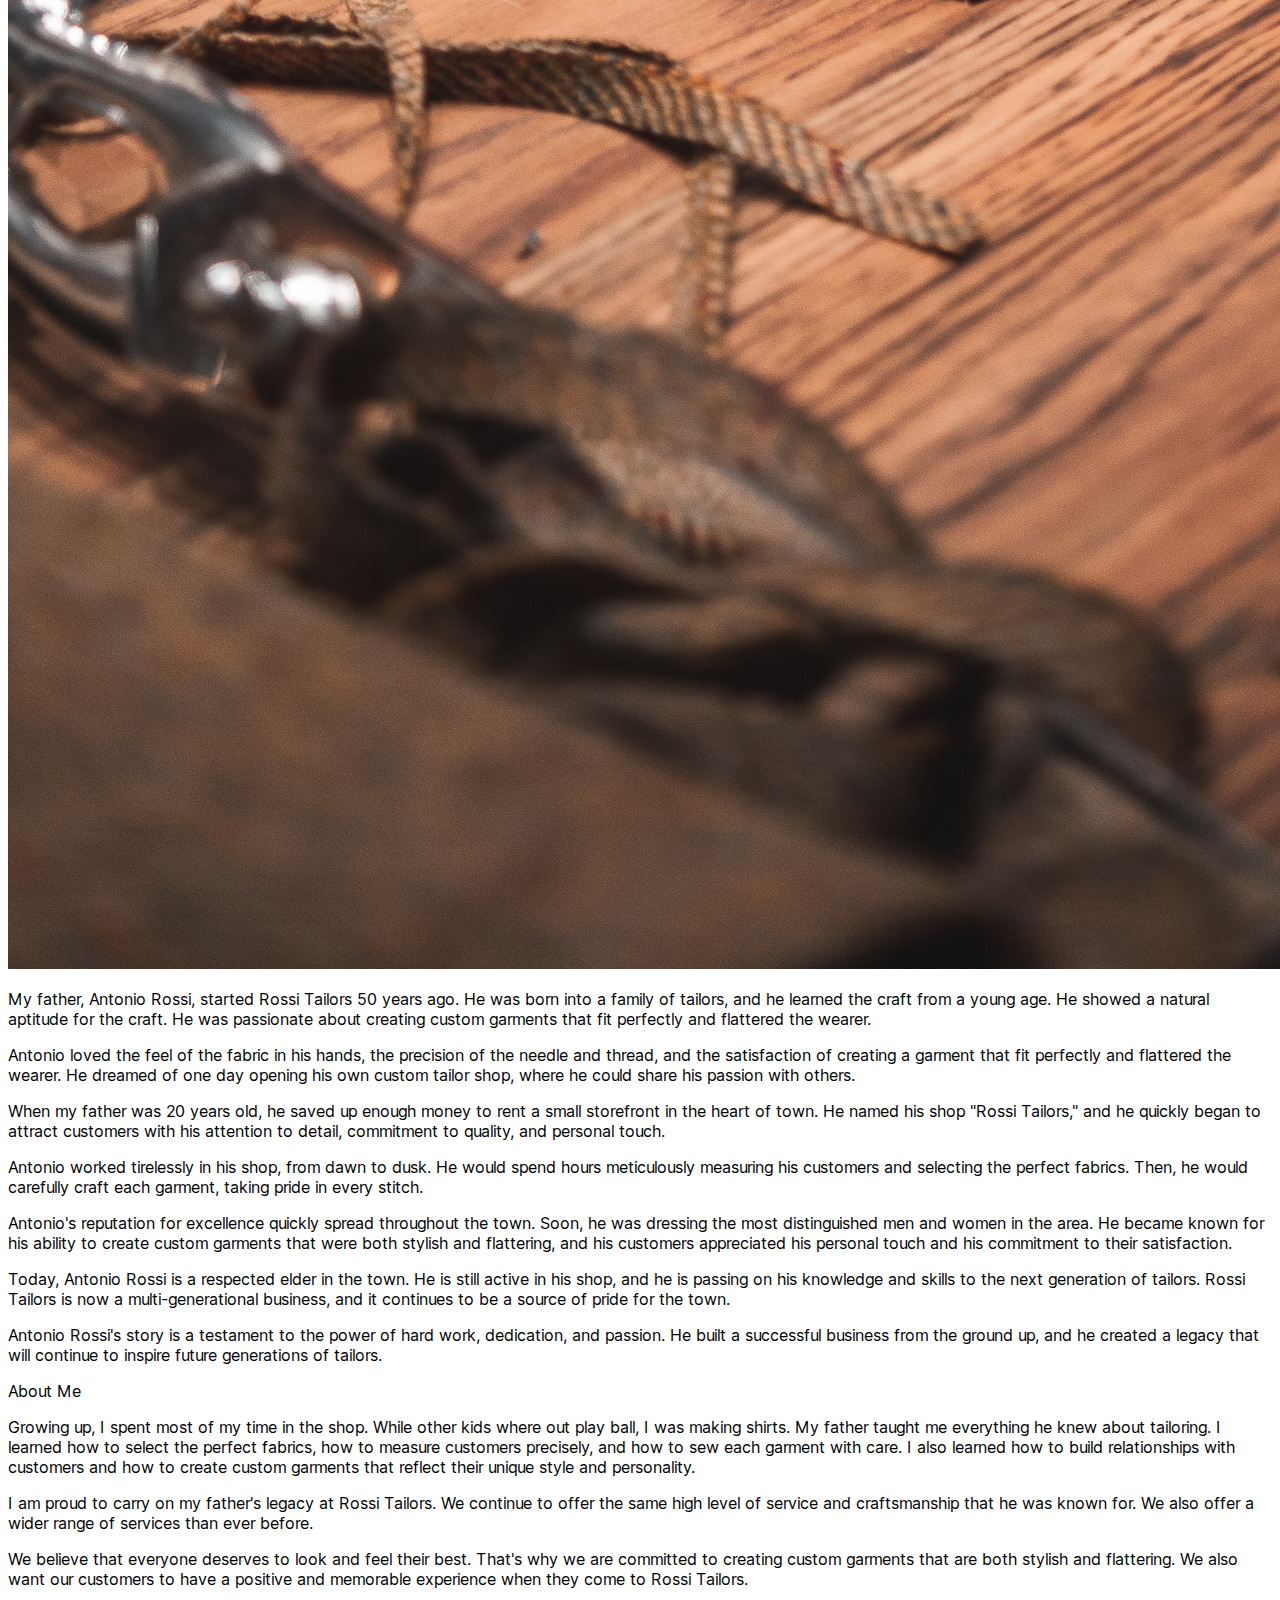
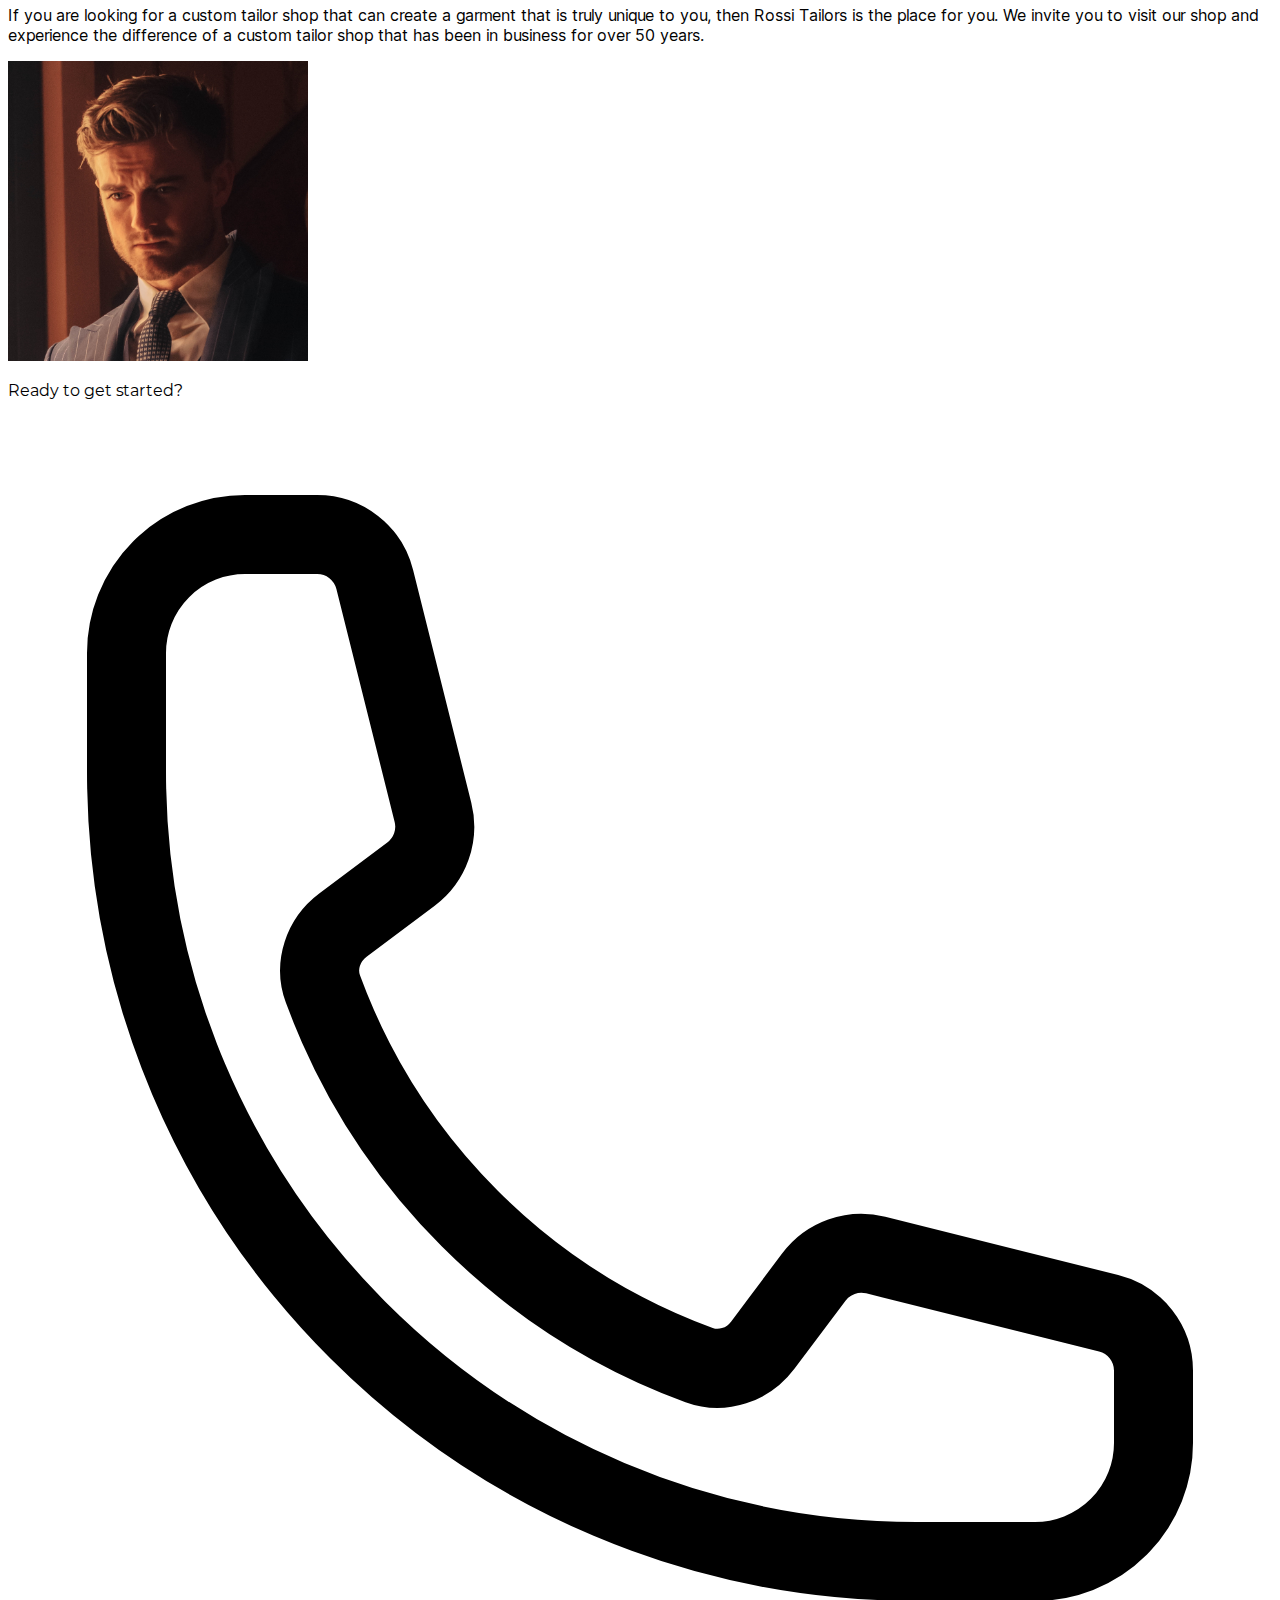
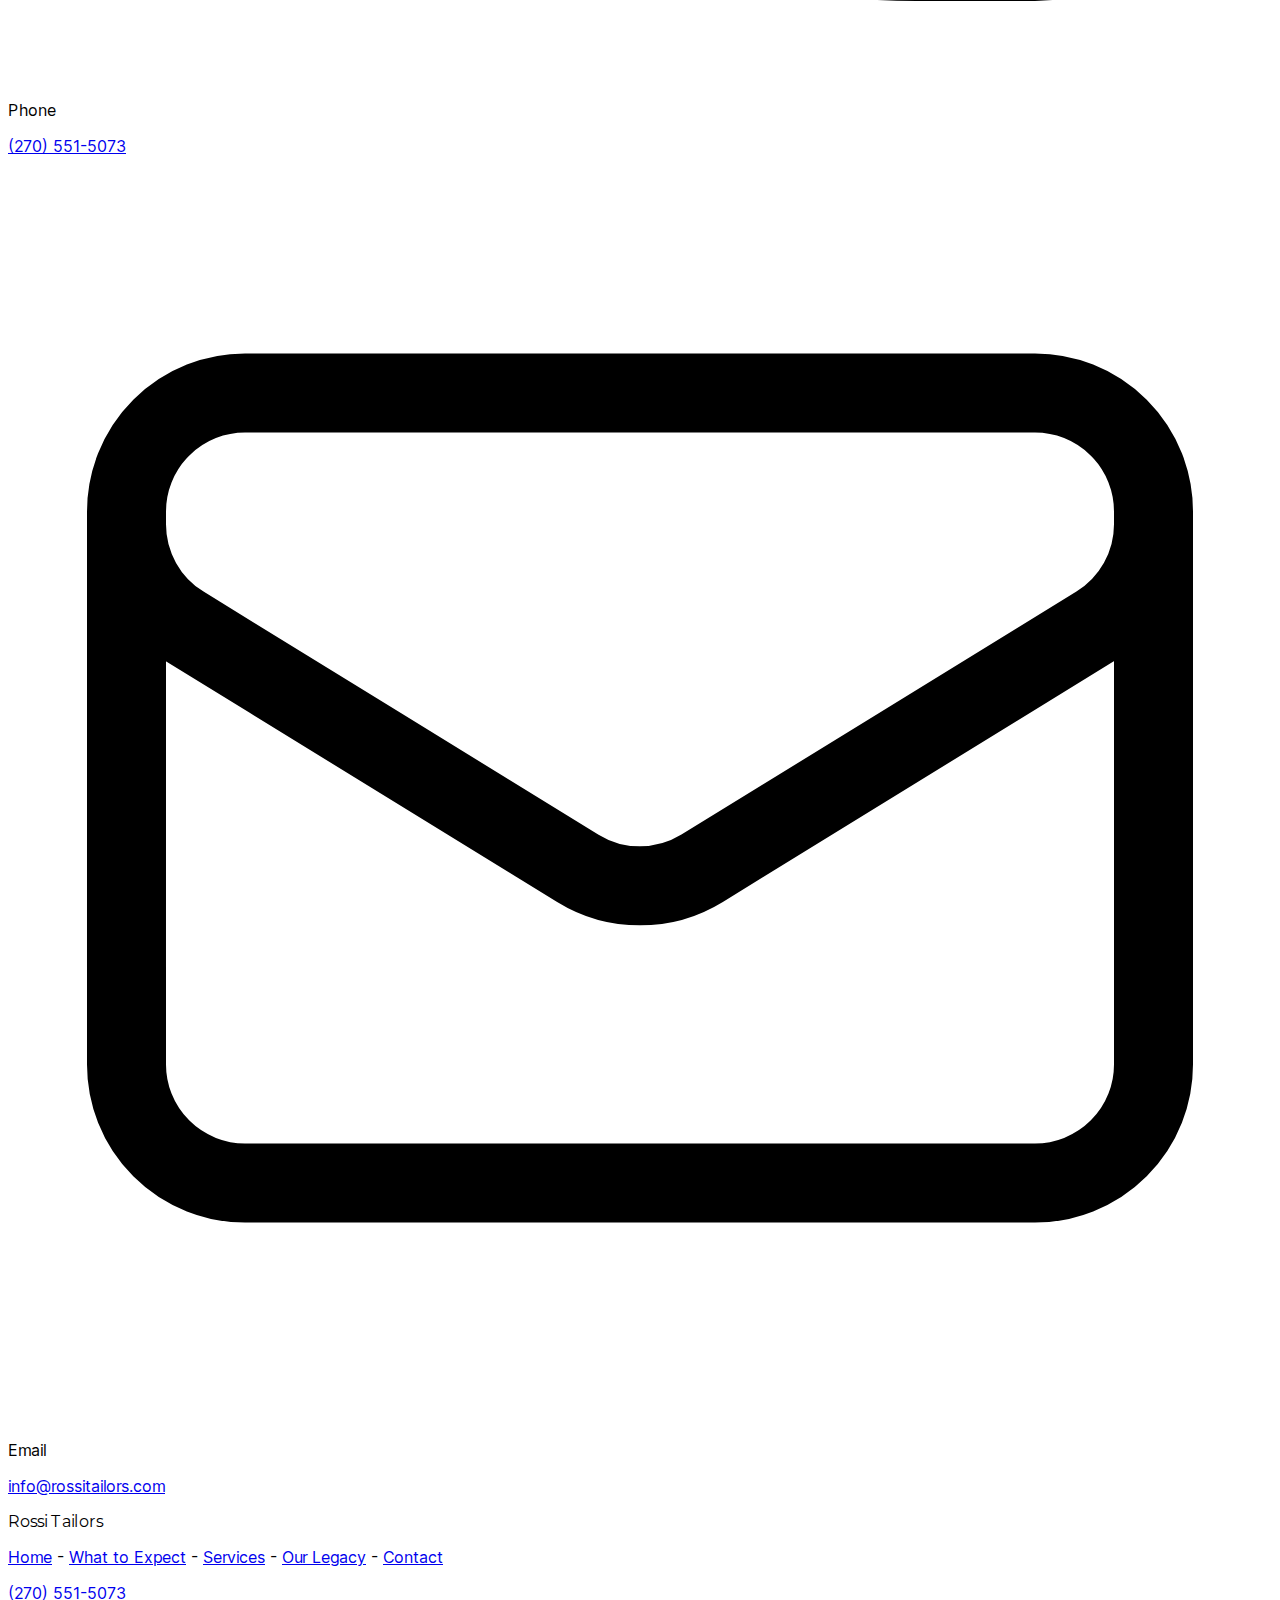
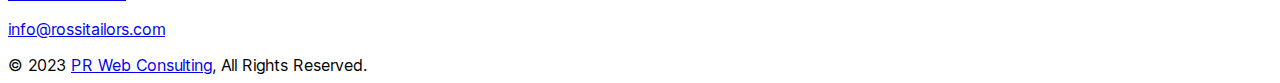
<file: src/about.html>
<!doctype html>
<html class="no-js" lang="en">
<head>
    <title>Our Legacy | Rossi Tailors</title>
    <meta name="description" content="Our Legacy | Rossi Tailors"/>
    <meta name="viewport" content="width=device-width, initial-scale=1"/>

    <meta property="og:title" content="Our Legacy | Rossi Tailors"/>
    <meta property="og:type" content=""/>
    <meta property="og:url" content="{{URL}}"/>
    <meta property="og:image" content=""/>

    <link href="./site.webmanifest" rel="manifest">
    <link href="./icon.png" rel="apple-touch-icon">
    <link href="./css/index.css" rel="stylesheet">
    <link href="./css/styles.css" rel="stylesheet">
</head>
<body class='font-sans bg-zinc-950'>
<div>
    <!-- Navigation -->
    <div
            id='header'
            data-scroll='top'
            class='group peer data-[checked]:z-20 z-10 top-0 transition-[z-index] duration-500 ease-[steps(2, jump-both)]'
    >
        <nav
                aria-label='header navbar'
                class="py-2 fixed group-data-[checked]:bg-opacity-90 group-data-[checked]:min-h-screen w-full bg-gray-700 bg-opacity-100 z-20 group-data-[scroll='top']:bg-transparent group-data-[scroll='down']:translate-y-[-150%] translate-y-0 group-data-[scroll='up']:translate-y-0 transition-all ease-in-out duration-500 delay-200"
        >
            <div
                    class='w-11/12 max-w-7xl m-auto flex relative h-full items-center'
            >
                <!-- site title -->
                <div
                        class='z-10 md:flex justify-center group-data-[checked]:opacity-50'
                >
                    <a href='./index.html'>
                        <div class='p-1'>
                            <img
                                    src='img/RossiLogo.png?as=webp&height=56'
                                    alt='tailor logo'
                            />
                        </div>
                    </a>
                </div>
                <!-- end site title -->

                <!-- spacer -->
                <div class='flex-1'></div>
                <!-- end spacer -->

                <!-- navigation links -->
                <div
                        class='lg:relative flex fixed overflow-hidden text-white font-serif lg:overflow-auto top-0 bottom-0 left-0 right-0 mt-20 lg:mt-0'
                >
                    <div
                            class='nav-links pb-4 lg:pb-0 lg:transition-none lg:transform-none lg:will-change-auto relative bg-opacity-25 flex flex-col text-center w-full h-full overflow-auto opacity-0 lg:opacity-100 ease-in-out duration-500 translate-y-[-150%] group-data-[checked]:opacity-100 group-data-[checked]:translate-y-0 scrollbar-hidden'
                    >
                        <div>
                            <ul
                                    class='flex flex-col mr-8 lg:flex-row justify-start lg:justify-center lg:border-none border-t border-t-gray-200 text-center text-serif lg:font-light text-lg lg:text-sm'
                            >
                                <li
                                        class="px-4 py-4 flex flex-col justify-center hover:text-primary-400"
                                >
                                    <a href="./index.html">Home</a>
                                </li>
                                <li
                                        class="px-4 py-4 flex flex-col justify-center hover:text-primary-400"
                                >
                                    <a href="./process.html">What to Expect</a>
                                </li>
                                <li
                                        class="px-4 py-4 flex flex-col justify-center hover:text-primary-400"
                                >
                                    <a href="./services.html">Services</a>
                                </li>
                                <li
                                        class="px-4 py-4 flex flex-col justify-center text-primary-400 hover:text-primary-600"
                                >
                                    <a href="./about.html">Our Legacy</a>
                                </li>
                                <li
                                        class="px-4 py-4 flex flex-col justify-center hover:text-primary-400"
                                >
                                    <a href="./contact.html">Contact</a>
                                </li>
                            </ul>
                        </div>
                        <div class='flex-1'></div>
                    </div>
                    <!-- end navigation links -->
                </div>
                <!-- Contact button -->
                <div class='flex mr-4 group-data-[checked]:opacity-50'>
                    <a href='./contact.html'>
                        <span class='text-white'>(270) 551-5073</span>
                    </a>
                </div>
                <!-- end Contact button -->
                <!-- Menu Toggle -->
                <div class='lg:hidden'>
                    <div
                            class='h-[1.626rem] w-8 relative float-right md:float-none lg:hidden'
                    >
                        <!-- Lines -->
                        <div
                                class='flex flex-col justify-between h-full w-full absolute right-0'
                        >
                  <span
                          class='block h-1 w-full bg-gray-200 rounded-xl transition-transform will-change-transform origin-top-right ease-in-out duration-300 group-data-[checked]:-rotate-45'
                  ></span>
                            <span
                                    class='block h-1 w-full bg-gray-200 rounded-xl transition-transform will-change-transform ease-in-out duration-300 group-data-[checked]:scale-y-0'
                            ></span>
                            <span
                                    class='block h-1 w-full bg-gray-200 rounded-xl transition-transform will-change-transform origin-bottom-right ease-in-out duration-300 group-data-[checked]:rotate-45'
                            ></span>
                        </div>
                        <!-- End Lines-->
                        <!-- Checkbox-->
                        <label
                                id='header-menu-toggle'
                                class='cursor-pointer w-8 absolute h-[1.626rem]'
                        >
                            <input
                                    type='checkbox'
                                    class='opacity-0 cursor-pointer'
                                    aria-label='Menu Toggle'
                                    aria-labelledby='header-menu-toggle'
                            />
                        </label>
                        <!-- End Checkbox-->
                    </div>
                </div>
                <!-- End Menu Toggle -->
            </div>
        </nav>
    </div>
    <!-- End Navigation -->

    <!-- Hero -->
    <div id='hero' class='h-full w-full'>
        <div
                class='hero-bg-img-about min-h-[667px] md:min-h-[768px] h-full relative pt-32 mg:pt-42 lg:pt-48'
        >
            <div
                    class='text-white px-4 max-w-xl md:max-w-3xl lg:max-w-5xl mx-auto'
            >
                <p class='text-4xl md:text-5xl lg:text-6xl font-serif mb-8 max-w-[50%]'>
                    Where tradition meets innovation
                </p>
                <p
                        class='text-lg sm:text-xl md:text-3xl lg:text-4xl text-primary-500'
                >
                    A multi-generational clothier dedicated to crafting timeless pieces.
                </p>
            </div>
        </div>
    </div>
    <!-- End Hero -->

    <!-- About -->
    <div id='about-1i3bIY'>
        <div class='py-32'>
            <div class='mx-auto max-w-6xl px-8 text-gray-100 text-lg'>
                <p class='text-3xl mb-4 font-serif text-primary-400'>Hello, I'm Paolo Rossi</p>
                <p class='mb-4'>
                    For over 50 years, our family has been at the forefront of the tailoring industry. We've seen trends
                    come
                    and go, but one thing has remained constant: our commitment to quality and craftsmanship.
                </p>
                <p class='mb-4'>
                    Our garments are made with the finest materials and sewn by skilled artisans who have been trained
                    in the
                    art of tailoring for generations. We take pride in our work and we're passionate about creating
                    pieces
                    that our customers will cherish for years to come.
                </p>
                <p class='mb-4'>
                    At Rossi Tailors, we believe that clothing should be more than just functional. It should
                    also
                    be an expression of your personal style and taste. That's why we offer a wide range of custom
                    options,
                    so
                    you can create a garment that's truly unique to you.
                </p>
                <p class='mb-4'>
                    Whether you're looking for a classic suit for a special occasion or a more casual piece for everyday
                    wear,
                    we have you covered. We'll work with you to understand your needs and create a garment that's
                    perfect
                    for
                    you.
                </p>
                <p>
                    So if you're looking for clothing that is both stylish and timeless, then we invite you to
                    experience
                    the
                    difference of a multi-generational clothier.
                </p>
            </div>
            <div class='text-gray-300 max-w-6xl mx-auto my-8 bg-zinc-800 p-8 rounded-xl'>
                <p class='text-primary-400 text-2xl pb-6'>Our Legacy</p>
                <div class='grid grid-cols-3 gap-6 mx-8 lg:mx-0'>
                    <picture class='col-span-3 lg:col-span-1 mx-auto'>
                        <source
                                srcset='./img/man-sewing.jpg?as=webp&width=400'
                                media='(min-width: 1024px)'
                        />
                        <source
                                srcset='./img/man-sewing.jpg?as=webp&width=512'
                                media='(min-width: 768px)'
                        />
                        <source
                                srcset='./img/man-sewing.jpg?as=webp&width=768'
                                media='(min-width: 430px)'
                        />
                        <img
                                src='./img/man-sewing.jpg?as=webp&width=430'
                                alt='suit'
                                class='rounded-t-xl rounded-b-xl lg:rounded-b-none'
                        />
                    </picture>
                    <div class='col-span-3 lg:col-span-2'>
                        <p class='mb-4'>
                            My father, Antonio Rossi, started Rossi Tailors 50 years ago. He was born into a
                            family of
                            tailors, and he
                            learned the craft from a young age. He showed a natural aptitude for the craft.
                            He was passionate about creating custom garments that fit perfectly and flattered the
                            wearer.
                        </p>
                        <p class='mb-4'>
                            Antonio loved the feel of the fabric in his hands, the precision of the needle and thread,
                            and the
                            satisfaction of creating a garment that fit perfectly and flattered the wearer. He dreamed
                            of one day
                            opening his own custom tailor shop, where he could share his passion with others.
                        </p>
                        <p class='mb-4'>
                            When my father was 20 years old, he saved up enough money to rent a small storefront in the
                            heart of
                            town.
                            He
                            named his shop "Rossi Tailors," and he quickly began to attract customers with his
                            attention
                            to
                            detail,
                            commitment to quality, and personal touch.
                        </p>
                        <p class='mb-4'>
                            Antonio worked tirelessly in his shop, from dawn to dusk. He would spend hours meticulously
                            measuring
                            his
                            customers and selecting the perfect fabrics. Then, he would carefully craft each garment,
                            taking pride
                            in
                            every stitch.
                        </p>
                        <p class='mb-4'>
                            Antonio's reputation for excellence quickly spread throughout the town. Soon, he was
                            dressing the most
                            distinguished men and women in the area. He became known for his ability to create custom
                            garments that
                            were
                            both stylish and flattering, and his customers appreciated his personal touch and his
                            commitment to
                            their
                            satisfaction.
                        </p>
                        <p class='mb-4'>
                            Today, Antonio Rossi is a respected elder in the town. He is still active in his shop, and
                            he is passing
                            on
                            his knowledge and skills to the next generation of tailors. Rossi Tailors is now a
                            multi-generational
                            business, and it continues to be a source of pride for the town.
                        </p>
                        <p class='mb-4'>
                            Antonio Rossi's story is a testament to the power of hard work, dedication, and passion. He
                            built a
                            successful business from the ground up, and he created a legacy that will continue to
                            inspire future
                            generations of tailors.
                        </p>
                    </div>
                </div>
            </div>
            <div class='max-w-6xl text-gray-300 mx-auto px-8'>
                <p class='text-primary-400 text-2xl py-6'>About Me</p>
                <div class='grid grid-cols-3 gap-6'>
                    <div class='col-span-3 lg:col-span-2 order-2 lg:order-1'>
                        <p class='mb-4'>
                            Growing up, I spent most of my time in the shop. While other kids where out play ball, I was
                            making
                            shirts. My father taught me everything he knew about tailoring. I learned how to select the
                            perfect fabrics, how
                            to measure customers precisely, and how to sew each garment with care. I also learned how to
                            build
                            relationships with customers and how to create custom garments that reflect their unique
                            style and
                            personality.
                        </p>
                        <p class='mb-4'>
                            I am proud to carry on my father's legacy at Rossi Tailors. We continue to offer
                            the same high
                            level of
                            service and craftsmanship that he was known for. We also offer a wider range of services
                            than ever
                            before.
                        </p>
                        <p class='mb-4'>
                            We believe that everyone deserves to look and feel their best. That's why we are committed
                            to creating
                            custom garments that are both stylish and flattering. We also want our customers to have a
                            positive and
                            memorable experience when they come to Rossi Tailors.
                        </p>
                        <p class='mb-4'>
                            If you are looking for a custom tailor shop that can create a garment that is truly unique
                            to you, then
                            Rossi Tailors is the place for you. We invite you to visit our shop and experience
                            the
                            difference of a
                            custom tailor shop that has been in business for over 50 years.
                        </p>
                    </div>
                    <div class='col-span-3 lg:col-span-1 order-1 lg:order-2'>
                        <img src='./img/face.jpg?as=webp&width=300&height=300' alt='Logo' height='300' width='300'
                             class='rounded-full border-2 border-primary-400 mx-auto lg:mx-0 mb-8'>
                    </div>
                </div>
            </div>
        </div>
    </div>
    <!-- end about -->

    <!-- contact -->
    <div id="contact-2YXpAY">
        <div class="py-32 bg-secondary-950 text-white">
            <div class="text-center mb-12 lg:mb-24">
                <div><p class="text-3xl font-serif">Ready to get started?</p></div>
            </div>
            <div class="lg:flex justify-between text-center">
                <div class="flex-1 mb-8 lg:mb-0">
                    <div class="mb-2">
                        <svg xmlns="http://www.w3.org/2000/svg" fill="none" viewBox="0 0 24 24" stroke-width="1.5" stroke="currentColor" class="mx-auto h-10 w-10">
                            <path stroke-linecap="round" stroke-linejoin="round" d="M2.25 6.75c0 8.284 6.716 15 15 15h2.25a2.25 2.25 0 002.25-2.25v-1.372c0-.516-.351-.966-.852-1.091l-4.423-1.106c-.44-.11-.902.055-1.173.417l-.97 1.293c-.282.376-.769.542-1.21.38a12.035 12.035 0 01-7.143-7.143c-.162-.441.004-.928.38-1.21l1.293-.97c.363-.271.527-.734.417-1.173L6.963 3.102a1.125 1.125 0 00-1.091-.852H4.5A2.25 2.25 0 002.25 4.5v2.25z"></path>
                        </svg>
                    </div>
                    <p class="mb-1 text-lg">Phone</p>
                    <a href="tel:2705515073" class="text-gray-100 hover:text-primary-200">(270) 551-5073</a>
                </div>
                <div class="flex-1">
                    <div class="mb-2">
                        <svg xmlns="http://www.w3.org/2000/svg" fill="none" viewBox="0 0 24 24" stroke-width="1.5" stroke="currentColor" class="mx-auto h-10 w-10">
                            <path stroke-linecap="round" stroke-linejoin="round" d="M21.75 6.75v10.5a2.25 2.25 0 01-2.25 2.25h-15a2.25 2.25 0 01-2.25-2.25V6.75m19.5 0A2.25 2.25 0 0019.5 4.5h-15a2.25 2.25 0 00-2.25 2.25m19.5 0v.243a2.25 2.25 0 01-1.07 1.916l-7.5 4.615a2.25 2.25 0 01-2.36 0L3.32 8.91a2.25 2.25 0 01-1.07-1.916V6.75"></path>
                        </svg>
                    </div>
                    <p class="mb-1 text-lg">Email</p>
                    <a href="mailto:info@rossitailors.com" class="text-gray-100 hover:text-primary-200">info@rossitailors.com</a>
                </div>
            </div>
        </div>
    </div>
    <!-- end contact -->

    <!-- Footer -->
    <div id='footer'>
        <div
                class='bg-gray-700 text-gray-200 pt-32 pb-16 grid grid-cols-2 gap-4'
        >
            <div class='col-span-2 lg:col-span-1 text-center'>
                <p class='text-3xl uppercase font-bold font-serif mb-2'>
                    Rossi Tailors
                </p>
                <div>
                    <a class="hover:text-primary-500" href="./index.html">Home</a>
                    <span> - </span>
                    <a class="hover:text-primary-500" href="./process.html">What to Expect</a>
                    <span> - </span>
                    <a class="hover:text-primary-500" href="./services.html">Services</a>
                    <span> - </span>
                    <a class="hover:text-primary-500" href="./about.html">Our Legacy</a>
                    <span> - </span>
                    <a class="hover:text-primary-500" href="./contact.html">Contact</a>
                </div>
            </div>
            <div
                    class='col-span-2 lg:col-span-1 text-center flex flex-col justify-center'
            >
                <p class="mb-2">
                    <a href="tel:2705515073" class="hover:text-primary-400"
                    >(270) 551-5073</a
                    >
                </p>
                <p>
                    <a
                            href="mailto:info@rossitailors.com"
                            class="hover:text-primary-500"
                    >info@rossitailors.com</a
                    >
                </p>
            </div>
            <div class='col-span-2 text-gray-400 text-center pt-16'>
                © 2023 <a href="https://prwebconsulting.com">PR Web Consulting</a>, All Rights Reserved.
            </div>
        </div>
    </div>
</div>
<script src="./js/index.js"></script>
<script type="module" src="./js/loadFonts.js"></script>
</body>
</html>
</file>
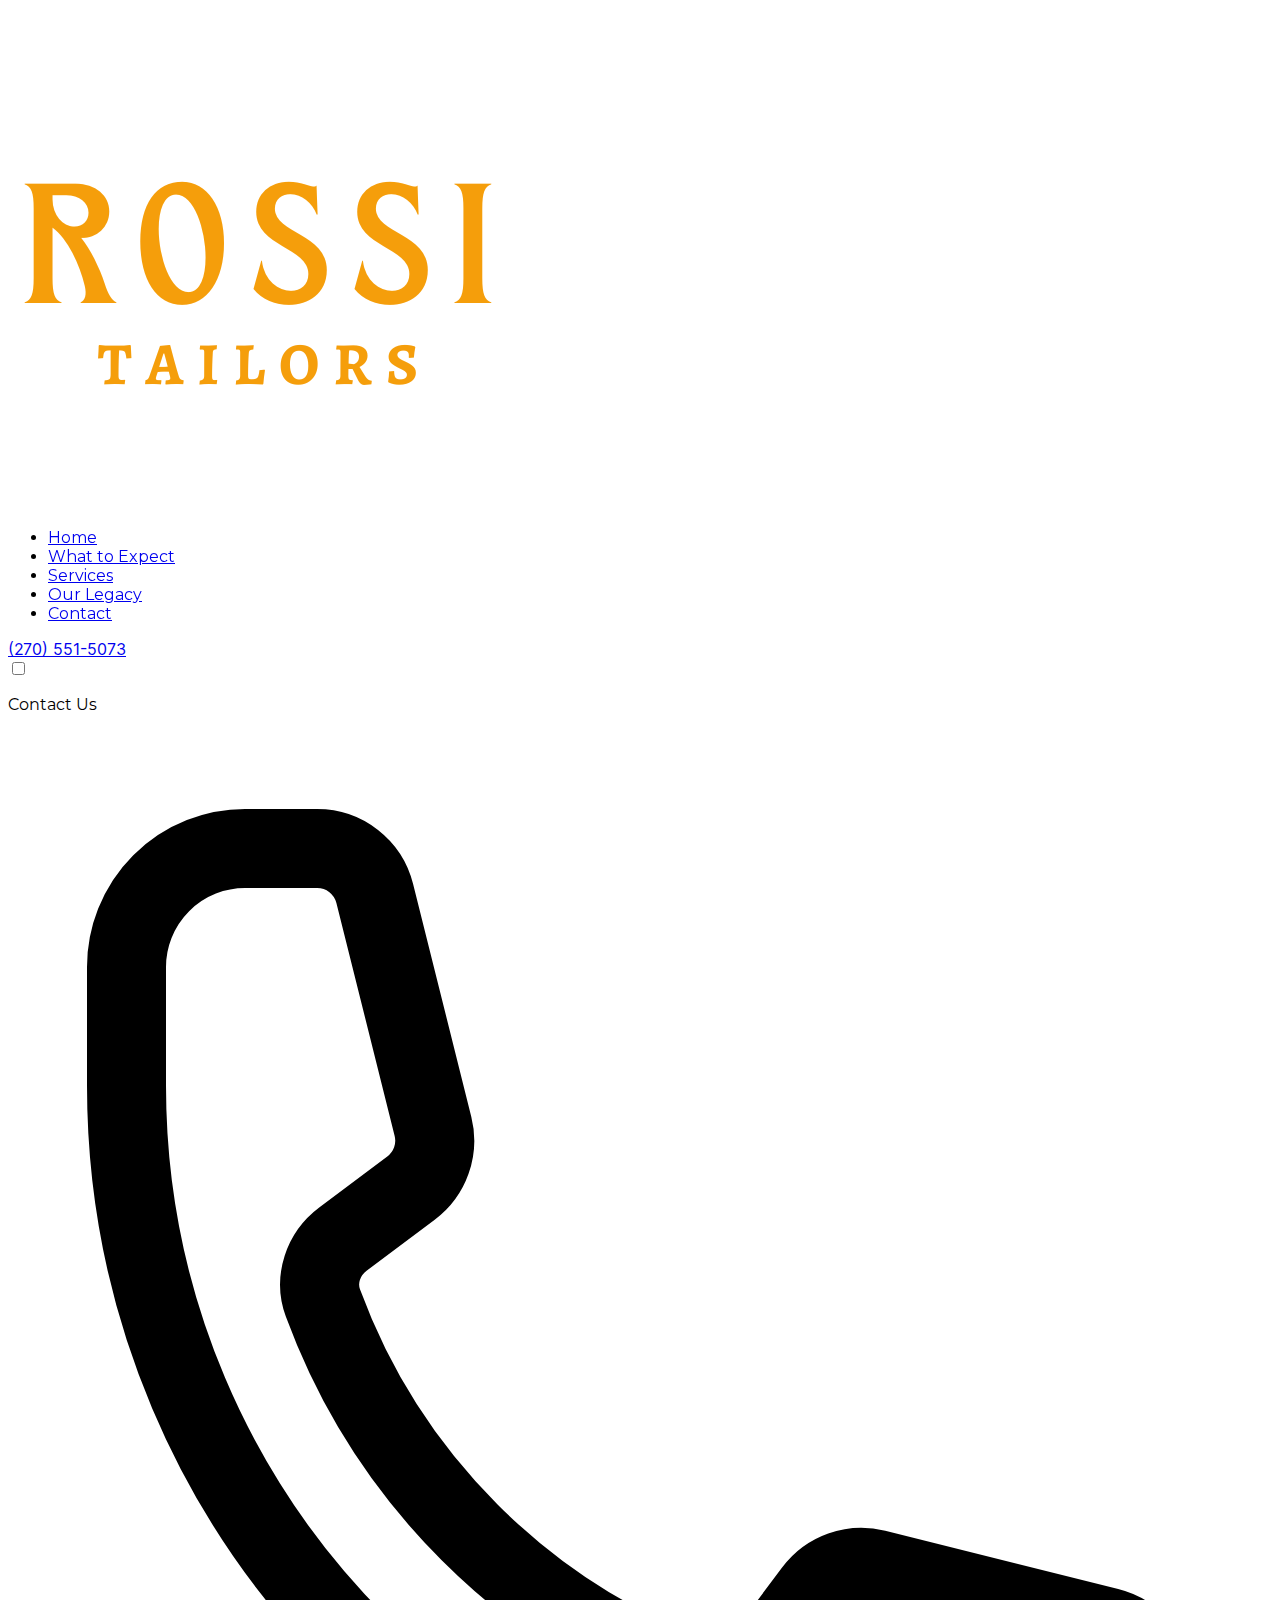
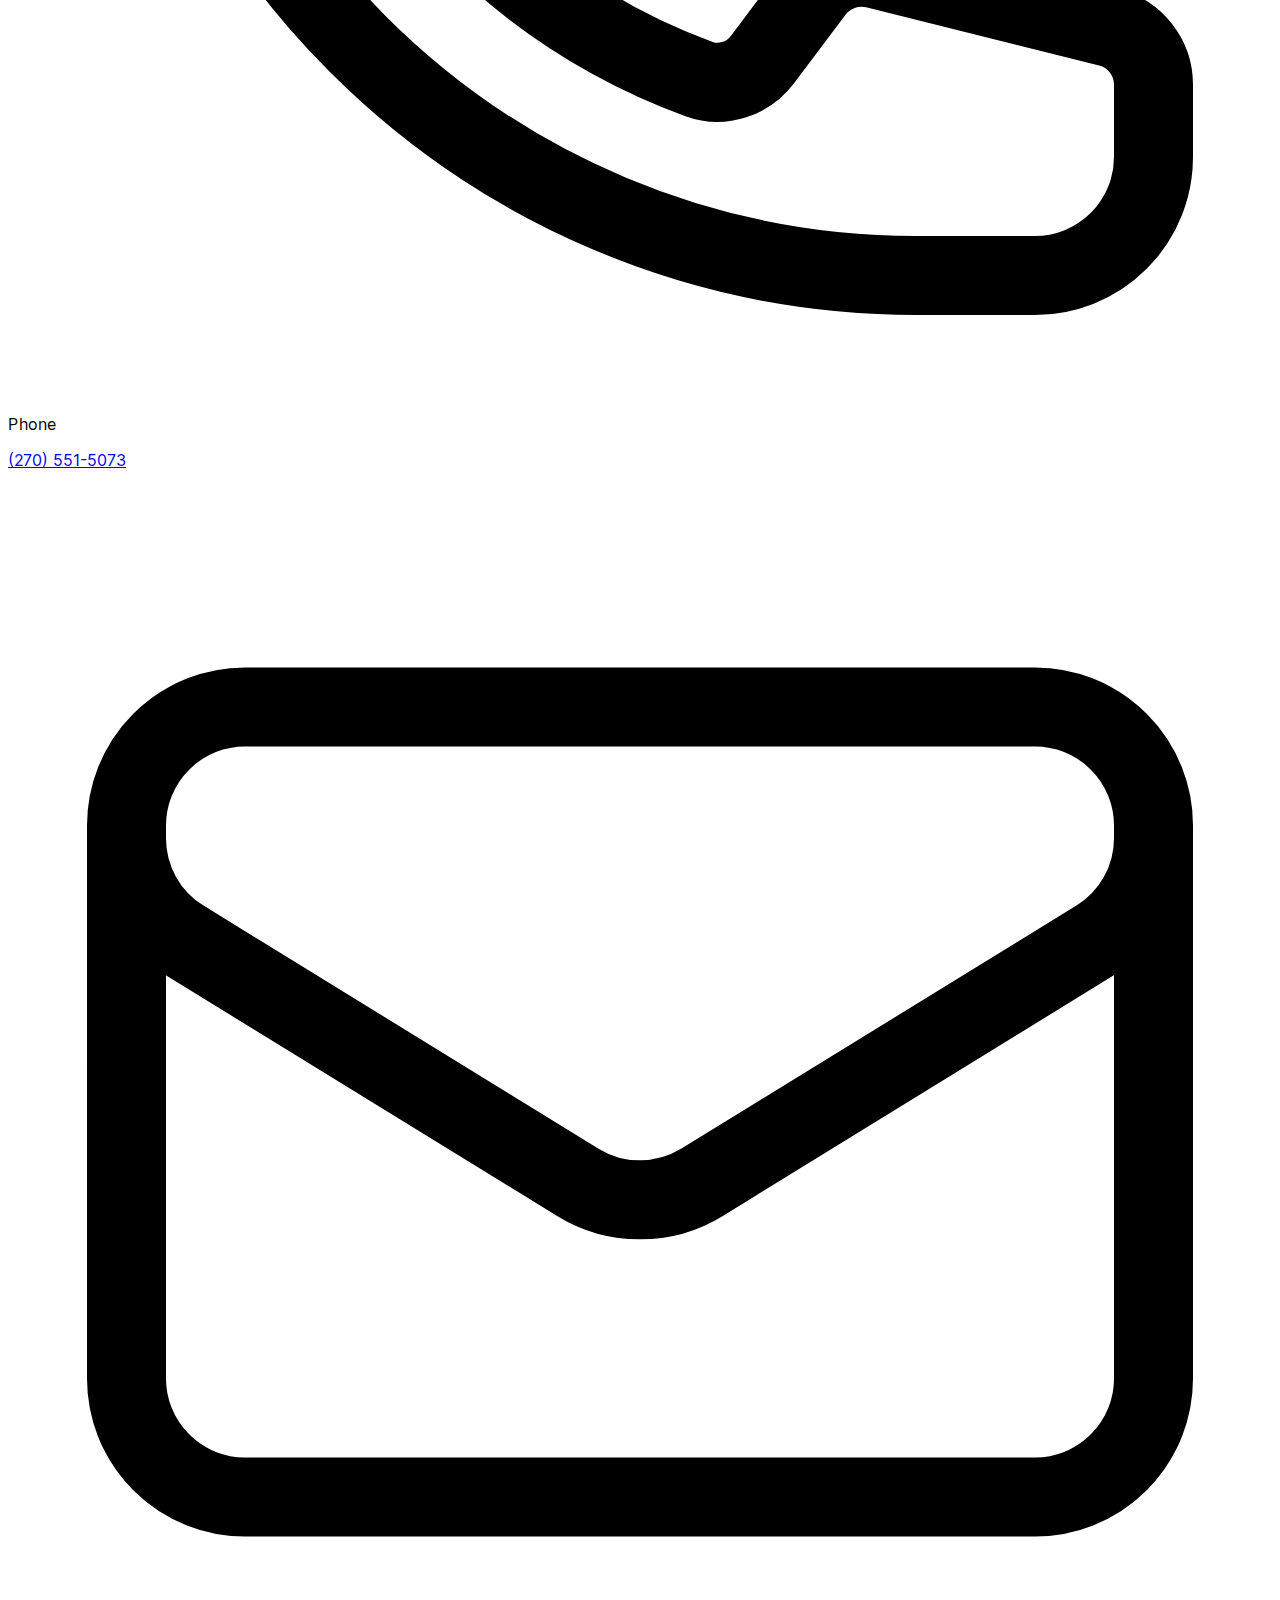
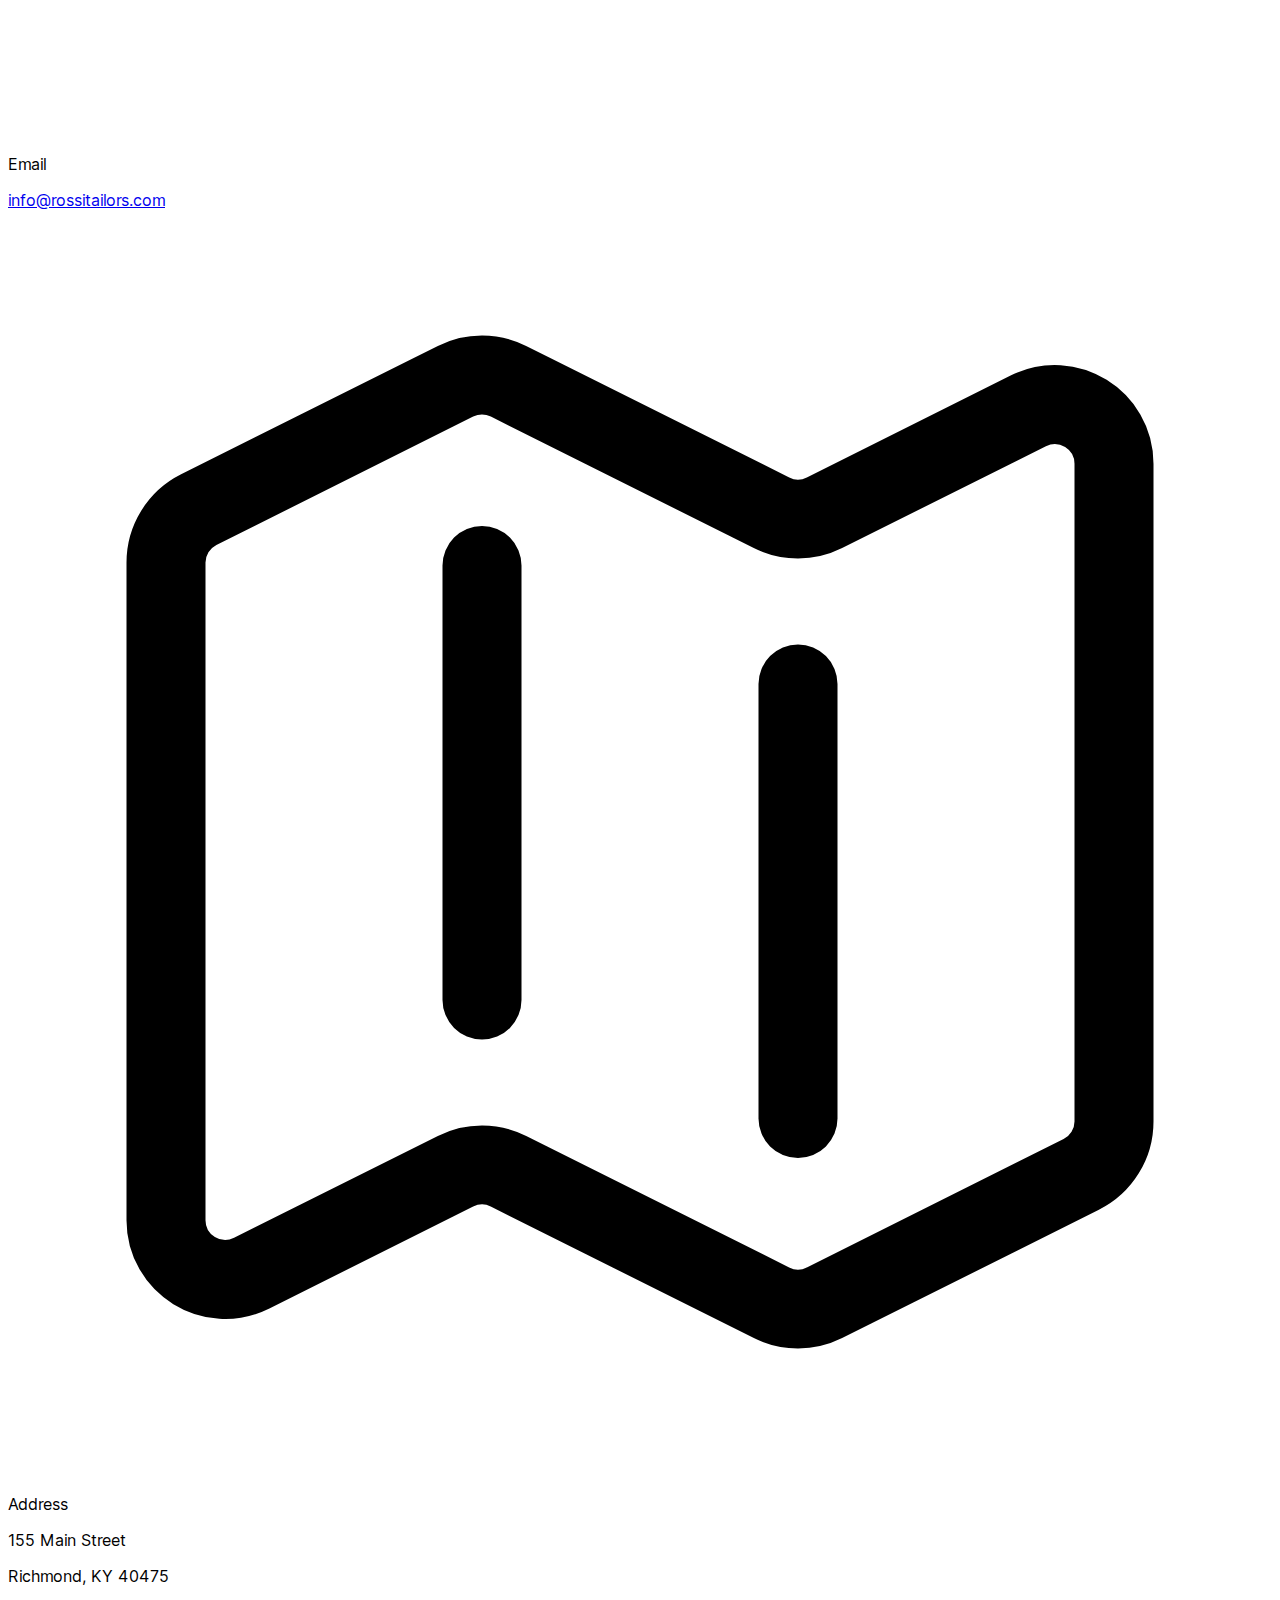
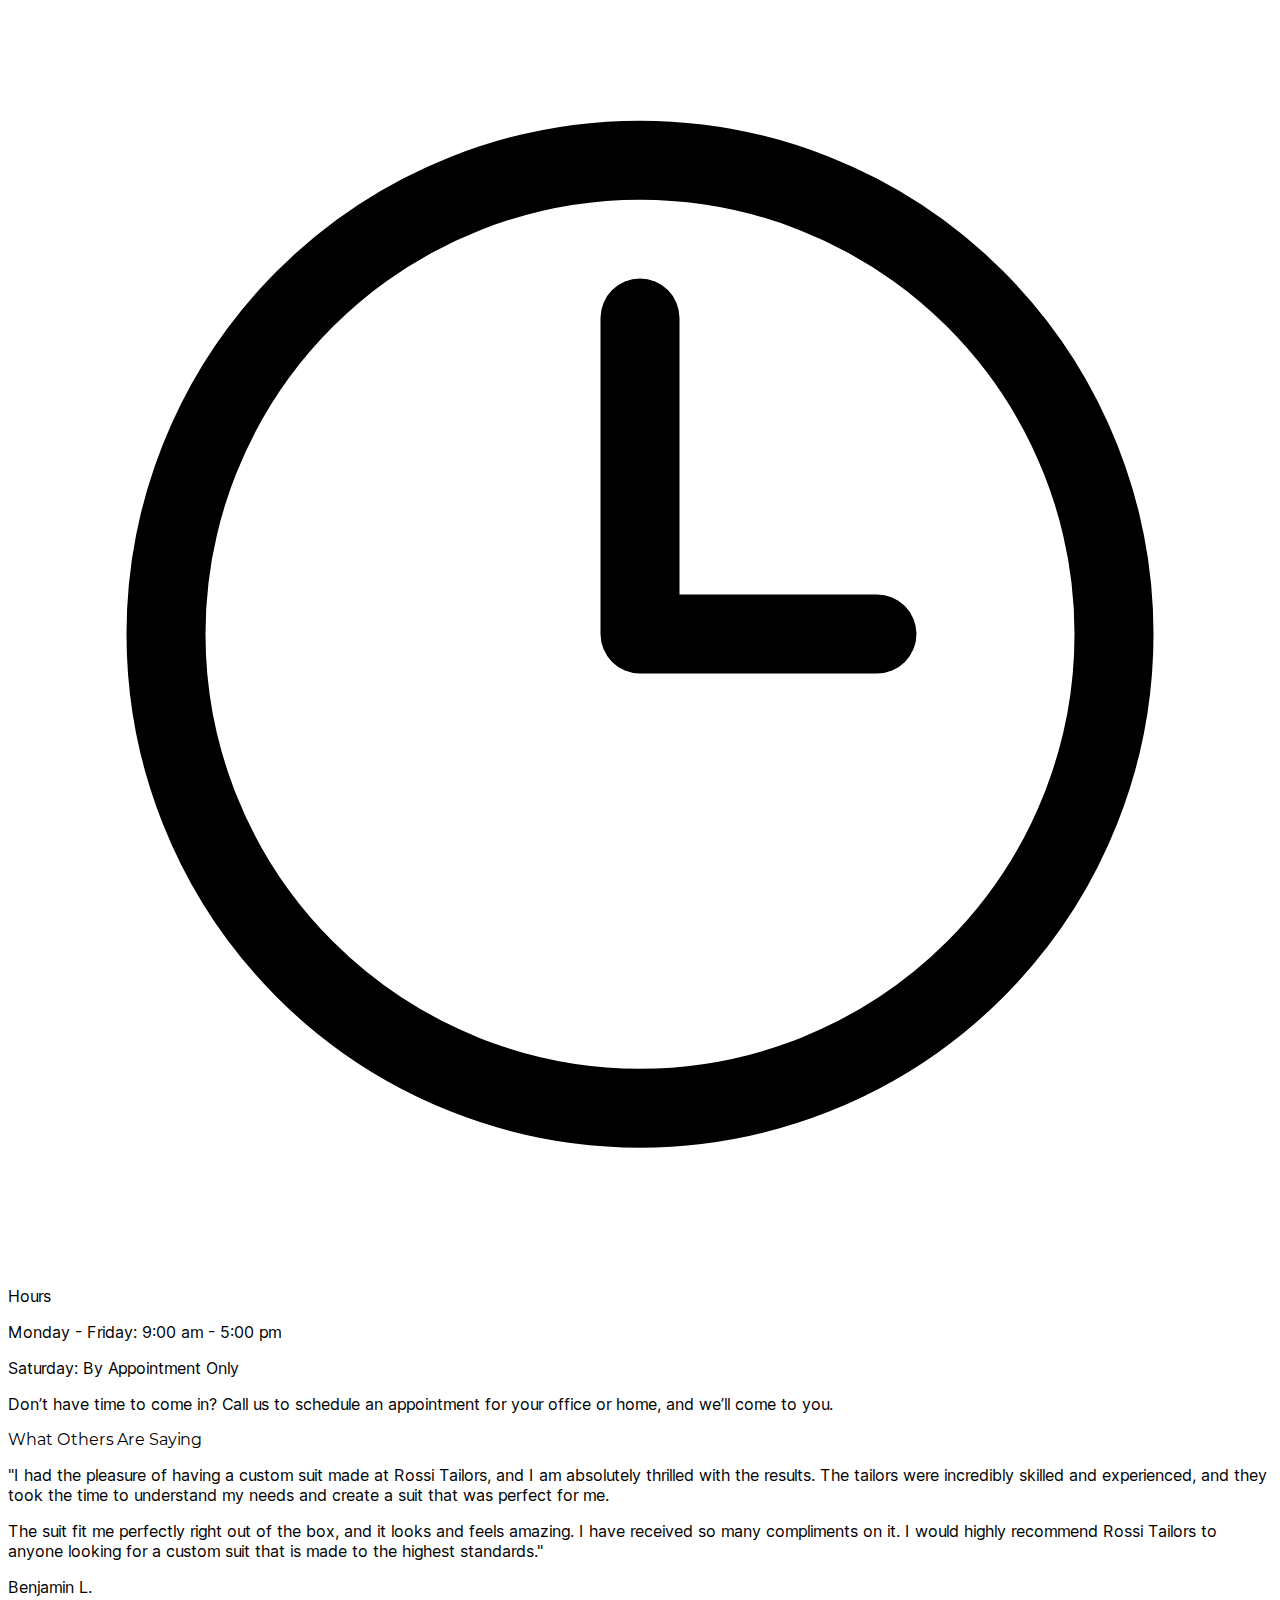
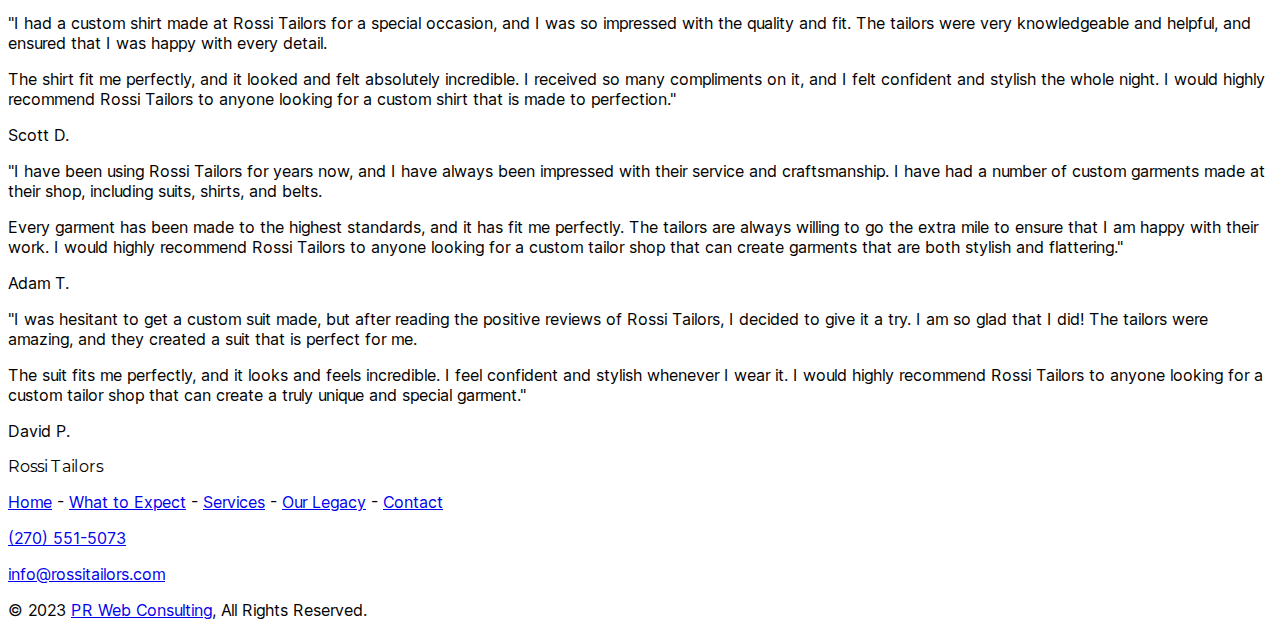
<file: src/contact.html>
<!doctype html>
<html class="no-js" lang="en">
<head>
    <title>Contact | Rossi Tailors</title>
    <meta name="description" content="Contact | Rossi Tailors"/>
    <meta name="viewport" content="width=device-width, initial-scale=1"/>

    <meta property="og:title" content="Contact | Rossi Tailors"/>
    <meta property="og:type" content=""/>
    <meta property="og:url" content="rossitailors.com"/>
    <meta property="og:image" content=""/>

    <link href="./site.webmanifest" rel="manifest">
    <link href="./icon.png" rel="apple-touch-icon">
    <link href="./css/index.css" rel="stylesheet">
    <link href="./css/styles.css" rel="stylesheet">
</head>
<body class='font-sans bg-zinc-950'>
<div>
    <!-- Navigation -->
    <div
            id='header'
            data-scroll='top'
            class='group peer data-[checked]:z-20 z-10 top-0 transition-[z-index] duration-500 ease-[steps(2, jump-both)]'
    >
        <nav
                aria-label='header navbar'
                class="py-2 fixed group-data-[checked]:bg-opacity-90 group-data-[checked]:min-h-screen w-full bg-gray-700 bg-opacity-100 z-20 group-data-[scroll='top']:bg-transparent group-data-[scroll='down']:translate-y-[-150%] translate-y-0 group-data-[scroll='up']:translate-y-0 transition-all ease-in-out duration-500 delay-200"
        >
            <div
                    class='w-11/12 max-w-7xl m-auto flex relative h-full items-center'
            >
                <!-- site title -->
                <div
                        class='z-10 md:flex justify-center group-data-[checked]:opacity-50'
                >
                    <a href='./index.html'>
                        <div class='p-1'>
                            <img
                                    src='img/RossiLogo.png?as=webp&height=56'
                                    alt='tailor logo'
                            />
                        </div>
                    </a>
                </div>
                <!-- end site title -->

                <!-- spacer -->
                <div class='flex-1'></div>
                <!-- end spacer -->

                <!-- navigation links -->
                <div
                        class='lg:relative flex fixed overflow-hidden text-white font-serif lg:overflow-auto top-0 bottom-0 left-0 right-0 mt-20 lg:mt-0'
                >
                    <div
                            class='nav-links pb-4 lg:pb-0 lg:transition-none lg:transform-none lg:will-change-auto relative bg-opacity-25 flex flex-col text-center w-full h-full overflow-auto opacity-0 lg:opacity-100 ease-in-out duration-500 translate-y-[-150%] group-data-[checked]:opacity-100 group-data-[checked]:translate-y-0 scrollbar-hidden'
                    >
                        <div>
                            <ul
                                    class='flex flex-col mr-8 lg:flex-row justify-start lg:justify-center lg:border-none border-t border-t-gray-200 text-center text-serif lg:font-light text-lg lg:text-sm'
                            >
                                <li
                                        class="px-4 py-4 flex flex-col justify-center hover:text-primary-400"
                                >
                                    <a href="./index.html">Home</a>
                                </li>
                                <li
                                        class="px-4 py-4 flex flex-col justify-center hover:text-primary-400"
                                >
                                    <a href="./process.html">What to Expect</a>
                                </li>
                                <li
                                        class="px-4 py-4 flex flex-col justify-center hover:text-primary-400"
                                >
                                    <a href="./services.html">Services</a>
                                </li>
                                <li
                                        class="px-4 py-4 flex flex-col justify-center hover:text-primary-400"
                                >
                                    <a href="./about.html">Our Legacy</a>
                                </li>
                                <li
                                        class="px-4 py-4 flex flex-col justify-center text-primary-400 hover:text-primary-600"
                                >
                                    <a href="./contact.html">Contact</a>
                                </li>
                            </ul>
                        </div>
                        <div class='flex-1'></div>
                    </div>
                    <!-- end navigation links -->
                </div>
                <!-- Contact button -->
                <div class='flex mr-4 group-data-[checked]:opacity-50'>
                    <a href='./contact.html'>
                        <span class='text-white'>(270) 551-5073</span>
                    </a>
                </div>
                <!-- end Contact button -->

                <!-- Menu Toggle -->
                <div class='lg:hidden'>
                    <div
                            class='h-[1.626rem] w-8 relative float-right md:float-none lg:hidden'
                    >
                        <!-- Lines -->
                        <div
                                class='flex flex-col justify-between h-full w-full absolute right-0'
                        >
                  <span
                          class='block h-1 w-full bg-gray-200 rounded-xl transition-transform will-change-transform origin-top-right ease-in-out duration-300 group-data-[checked]:-rotate-45'
                  ></span>
                            <span
                                    class='block h-1 w-full bg-gray-200 rounded-xl transition-transform will-change-transform ease-in-out duration-300 group-data-[checked]:scale-y-0'
                            ></span>
                            <span
                                    class='block h-1 w-full bg-gray-200 rounded-xl transition-transform will-change-transform origin-bottom-right ease-in-out duration-300 group-data-[checked]:rotate-45'
                            ></span>
                        </div>
                        <!-- End Lines-->
                        <!-- Checkbox-->
                        <label
                                id='header-menu-toggle'
                                class='cursor-pointer w-8 absolute h-[1.626rem]'
                        >
                            <input
                                    type='checkbox'
                                    class='opacity-0 cursor-pointer'
                                    aria-label='Menu Toggle'
                                    aria-labelledby='header-menu-toggle'
                            />
                        </label>
                        <!-- End Checkbox-->
                    </div>
                </div>
                <!-- End Menu Toggle -->
            </div>
        </nav>
    </div>
    <!-- End Navigation -->

    <!-- Contact -->
    <div id="contact">
        <div class="py-32 bg-gray-norm-800 text-white">
            <div class="text-center mb-12 lg:mb-24">
                <div><p class="text-3xl font-serif text-primary-400">Contact Us</p></div>
            </div>
            <div class="grid grid-cols-2 gap-12 max-w-6xl mx-auto text-center mb-12 lg:mb-24">
                <div class="col-span-2 lg:col-span-1">
                    <div class="mb-2 text-secondary-400">
                        <svg
                                xmlns="http://www.w3.org/2000/svg"
                                fill="none"
                                viewBox="0 0 24 24"
                                stroke-width="1.5"
                                stroke="currentColor"
                                class="mx-auto h-10 w-10"
                        >
                            <path
                                    stroke-linecap="round"
                                    stroke-linejoin="round"
                                    d="M2.25 6.75c0 8.284 6.716 15 15 15h2.25a2.25 2.25 0 002.25-2.25v-1.372c0-.516-.351-.966-.852-1.091l-4.423-1.106c-.44-.11-.902.055-1.173.417l-.97 1.293c-.282.376-.769.542-1.21.38a12.035 12.035 0 01-7.143-7.143c-.162-.441.004-.928.38-1.21l1.293-.97c.363-.271.527-.734.417-1.173L6.963 3.102a1.125 1.125 0 00-1.091-.852H4.5A2.25 2.25 0 002.25 4.5v2.25z"
                            />
                        </svg>
                    </div>
                    <p class="mb-1 text-lg font-bold">Phone</p>
                    <a href="tel:2705515073" class="text-gray-100 hover:text-primary-200"
                    >(270) 551-5073</a
                    >
                </div>
                <div class="col-span-2 lg:col-span-1">
                    <div class="mb-2 text-secondary-400">
                        <svg
                                xmlns="http://www.w3.org/2000/svg"
                                fill="none"
                                viewBox="0 0 24 24"
                                stroke-width="1.5"
                                stroke="currentColor"
                                class="mx-auto h-10 w-10"
                        >
                            <path
                                    stroke-linecap="round"
                                    stroke-linejoin="round"
                                    d="M21.75 6.75v10.5a2.25 2.25 0 01-2.25 2.25h-15a2.25 2.25 0 01-2.25-2.25V6.75m19.5 0A2.25 2.25 0 0019.5 4.5h-15a2.25 2.25 0 00-2.25 2.25m19.5 0v.243a2.25 2.25 0 01-1.07 1.916l-7.5 4.615a2.25 2.25 0 01-2.36 0L3.32 8.91a2.25 2.25 0 01-1.07-1.916V6.75"
                            />
                        </svg>
                    </div>
                    <p class="mb-1 text-lg font-bold">Email</p>
                    <a
                            href="mailto:info@rossitailors.com"
                            class="text-gray-100 hover:text-primary-200"
                    >
                        info@rossitailors.com
                    </a>
                </div>
                <div class="col-span-2 lg:col-span-1">
                    <div class="mb-2 text-secondary-400">
                        <svg xmlns="http://www.w3.org/2000/svg" fill="none" viewBox="0 0 24 24" stroke-width="1.5" stroke="currentColor" class="mx-auto h-10 w-10">
                            <path stroke-linecap="round" stroke-linejoin="round" d="M9 6.75V15m6-6v8.25m.503 3.498l4.875-2.437c.381-.19.622-.58.622-1.006V4.82c0-.836-.88-1.38-1.628-1.006l-3.869 1.934c-.317.159-.69.159-1.006 0L9.503 3.252a1.125 1.125 0 00-1.006 0L3.622 5.689C3.24 5.88 3 6.27 3 6.695V19.18c0 .836.88 1.38 1.628 1.006l3.869-1.934c.317-.159.69-.159 1.006 0l4.994 2.497c.317.158.69.158 1.006 0z" />
                        </svg>
                    </div>
                    <p class="mb-1 text-lg font-bold">Address</p>
                    <p>155 Main Street</p>
                    <p>Richmond, KY 40475</p>
                </div>
                <div class="col-span-2 lg:col-span-1">
                    <div class="mb-2 text-secondary-400">
                        <svg xmlns="http://www.w3.org/2000/svg" fill="none" viewBox="0 0 24 24" stroke-width="1.5" stroke="currentColor" class="w-10 h-10 mx-auto">
                            <path stroke-linecap="round" stroke-linejoin="round" d="M12 6v6h4.5m4.5 0a9 9 0 11-18 0 9 9 0 0118 0z" />
                        </svg>
                    </div>
                    <p class="mb-1 text-lg font-bold">Hours</p>
                    <p>Monday - Friday: 9:00 am - 5:00 pm</p>
                    <p>Saturday: By Appointment Only</p>
                </div>
            </div>
            <div class='text-center mx-8'>
                Don’t have time to come in? Call us to schedule an appointment for your office or home, and we’ll come to you.
            </div>
        </div>
    </div>
    <!-- End Contact -->

    <!-- Testimonials -->
    <div id='testimonials' class='bg-zinc-950 py-32 text-gray-400 text-lg'>
        <p class='text-primary-400 text-4xl text-center mb-16 font-serif'>What Others Are Saying</p>
        <div class='max-w-6xl mx-auto px-8 grid-cols-2 grid gap-6'>
            <div class="flex flex-col p-4 col-span-2 lg:col-span-1">
                <p class='mb-4 italic'>
                    "I had the pleasure of having a custom suit made at Rossi Tailors, and I am absolutely thrilled with
                    the results. The tailors were incredibly skilled and experienced, and they took the time to understand my needs
                    and create a suit that was perfect for me.
                </p>
                <p class='mb-4 italic'>
                    The suit fit me perfectly right out of the box, and it looks and feels amazing. I have received so many
                    compliments on it. I would highly recommend Rossi Tailors to anyone looking for a custom suit that is
                    made to the highest standards."
                </p>
                <div class='flex-1'></div>
                <p class='text-primary-600 text-right'>
                    Benjamin L.
                </p>
            </div>
            <div class="flex flex-col p-4 col-span-2 lg:col-span-1">
                <p class='mb-4 italic'>
                    "I had a custom shirt made at Rossi Tailors for a special occasion, and I was so impressed with the
                    quality and fit. The tailors were very knowledgeable and helpful, and ensured that I was
                    happy with every detail.
                </p>
                <p class='mb-4 italic'>
                    The shirt fit me perfectly, and it looked and felt absolutely incredible. I received so many compliments on it,
                    and I felt confident and stylish the whole night. I would highly recommend Rossi Tailors to anyone
                    looking for a custom shirt that is made to perfection."
                </p>
                <div class='flex-1'></div>
                <p class='text-primary-600 text-right'>
                    Scott D.
                </p>
            </div>
            <div class="flex flex-col p-4 col-span-2 lg:col-span-1">
                <p class='mb-4 italic'>
                    "I have been using Rossi Tailors for years now, and I have always been impressed with their service and
                    craftsmanship. I have had a number of custom garments made at their shop, including suits, shirts, and
                    belts.
                </p>
                <p class='mb-4 italic'>
                    Every garment has been made to the highest standards, and it has fit me perfectly. The tailors are always
                    willing to go the extra mile to ensure that I am happy with their work. I would highly recommend Rossi
                    Tailors to anyone looking for a custom tailor shop that can create garments that are both stylish and
                    flattering."
                </p>
                <div class='flex-1'></div>
                <p class='text-primary-600 text-right'>
                    Adam T.
                </p>
            </div>
            <div class="flex flex-col p-4 col-span-2 lg:col-span-1">
                <p class='mb-4 italic'>
                    "I was hesitant to get a custom suit made, but after reading the positive reviews of Rossi Tailors, I
                    decided to give it a try. I am so glad that I did! The tailors were amazing, and they created a suit that is
                    perfect for me.
                </p>
                <p class='mb-4 italic'>
                    The suit fits me perfectly, and it looks and feels incredible. I feel confident and stylish whenever I wear it.
                    I would highly recommend Rossi Tailors to anyone
                    looking for a custom tailor shop that can create a truly unique and special garment."
                </p>
                <div class='flex-1'></div>
                <p class='text-primary-600 text-right'>
                    David P.
                </p>
            </div>
        </div>
    </div>
    <!-- End Testimonials -->

    <!-- Footer -->
    <div id='footer'>
        <div
                class='bg-gray-700 text-gray-200 pt-32 pb-16 grid grid-cols-2 gap-4'
        >
            <div class='col-span-2 lg:col-span-1 text-center'>
                <p class='text-3xl uppercase font-bold font-serif mb-2'>
                    Rossi Tailors
                </p>
                <div>
                    <a class="hover:text-primary-500" href="./index.html">Home</a>
                    <span> - </span>
                    <a class="hover:text-primary-500" href="./process.html">What to Expect</a>
                    <span> - </span>
                    <a class="hover:text-primary-500" href="./services.html">Services</a>
                    <span> - </span>
                    <a class="hover:text-primary-500" href="./about.html">Our Legacy</a>
                    <span> - </span>
                    <a class="hover:text-primary-500" href="./contact.html">Contact</a>
                </div>
            </div>
            <div
                    class='col-span-2 lg:col-span-1 text-center flex flex-col justify-center'
            >
                <p class="mb-2">
                    <a href="tel:2705515073" class="hover:text-primary-400"
                    >(270) 551-5073</a
                    >
                </p>
                <p>
                    <a
                            href="mailto:info@rossitailors.com"
                            class="hover:text-primary-500"
                    >info@rossitailors.com</a
                    >
                </p>
            </div>
            <div class='col-span-2 text-gray-400 text-center pt-16'>
                © 2023 <a href="https://prwebconsulting.com">PR Web Consulting</a>, All Rights Reserved.
            </div>
        </div>
    </div>
</div>
<script src="./js/index.js"></script>
<script type="module" src="./js/loadFonts.js"></script>
</body>
</html>
</file>
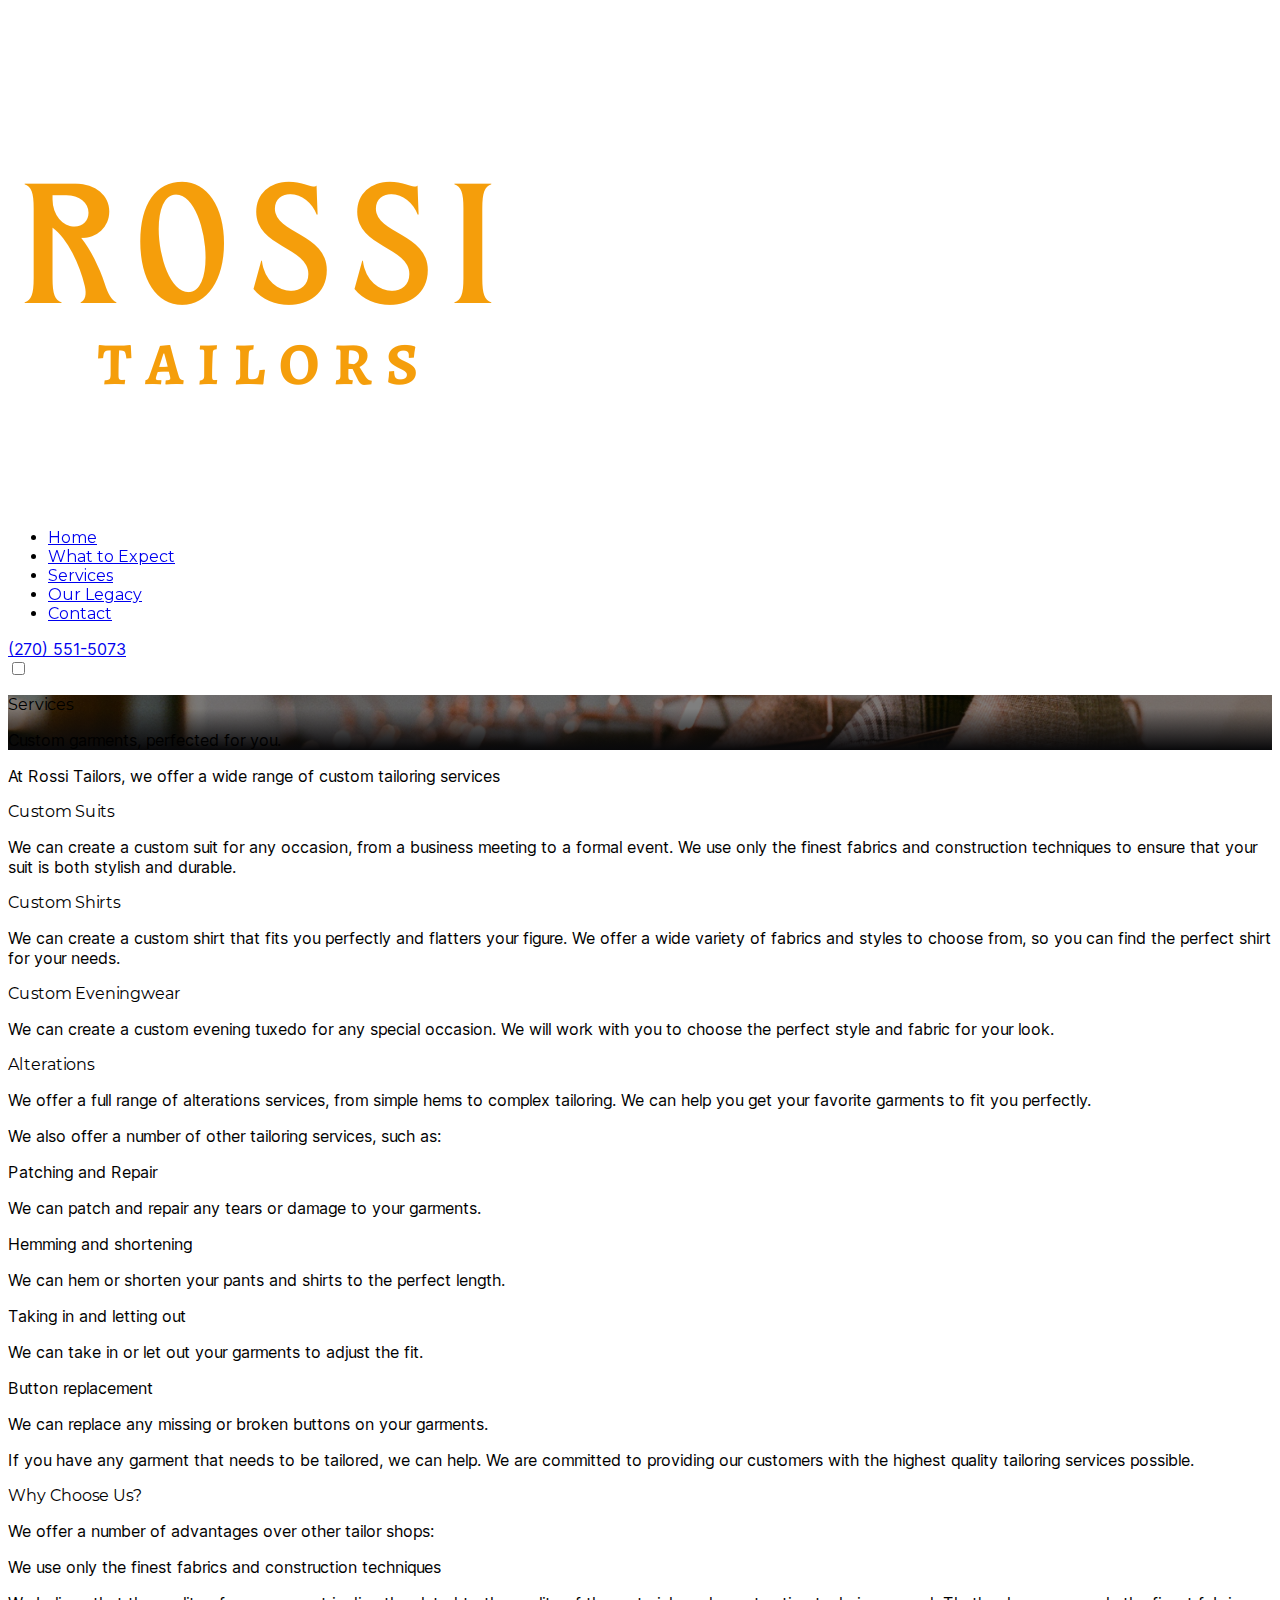
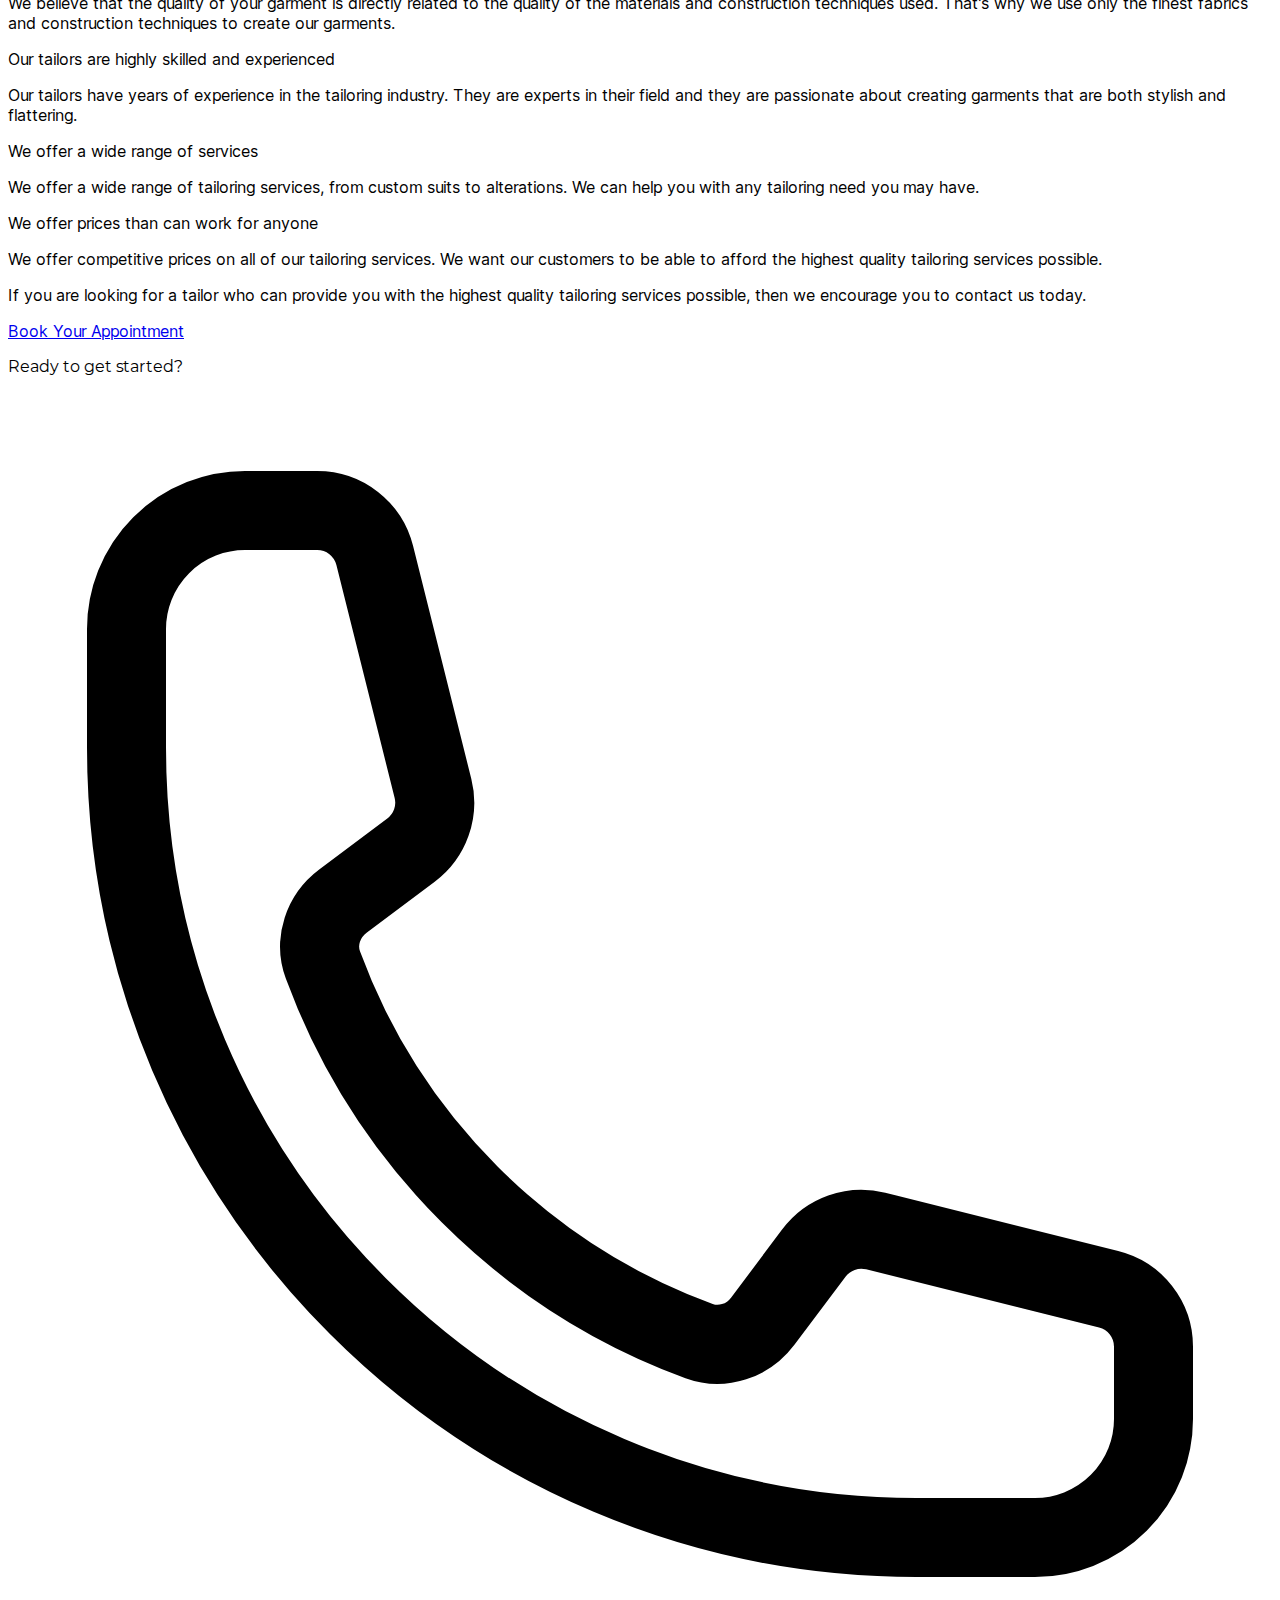
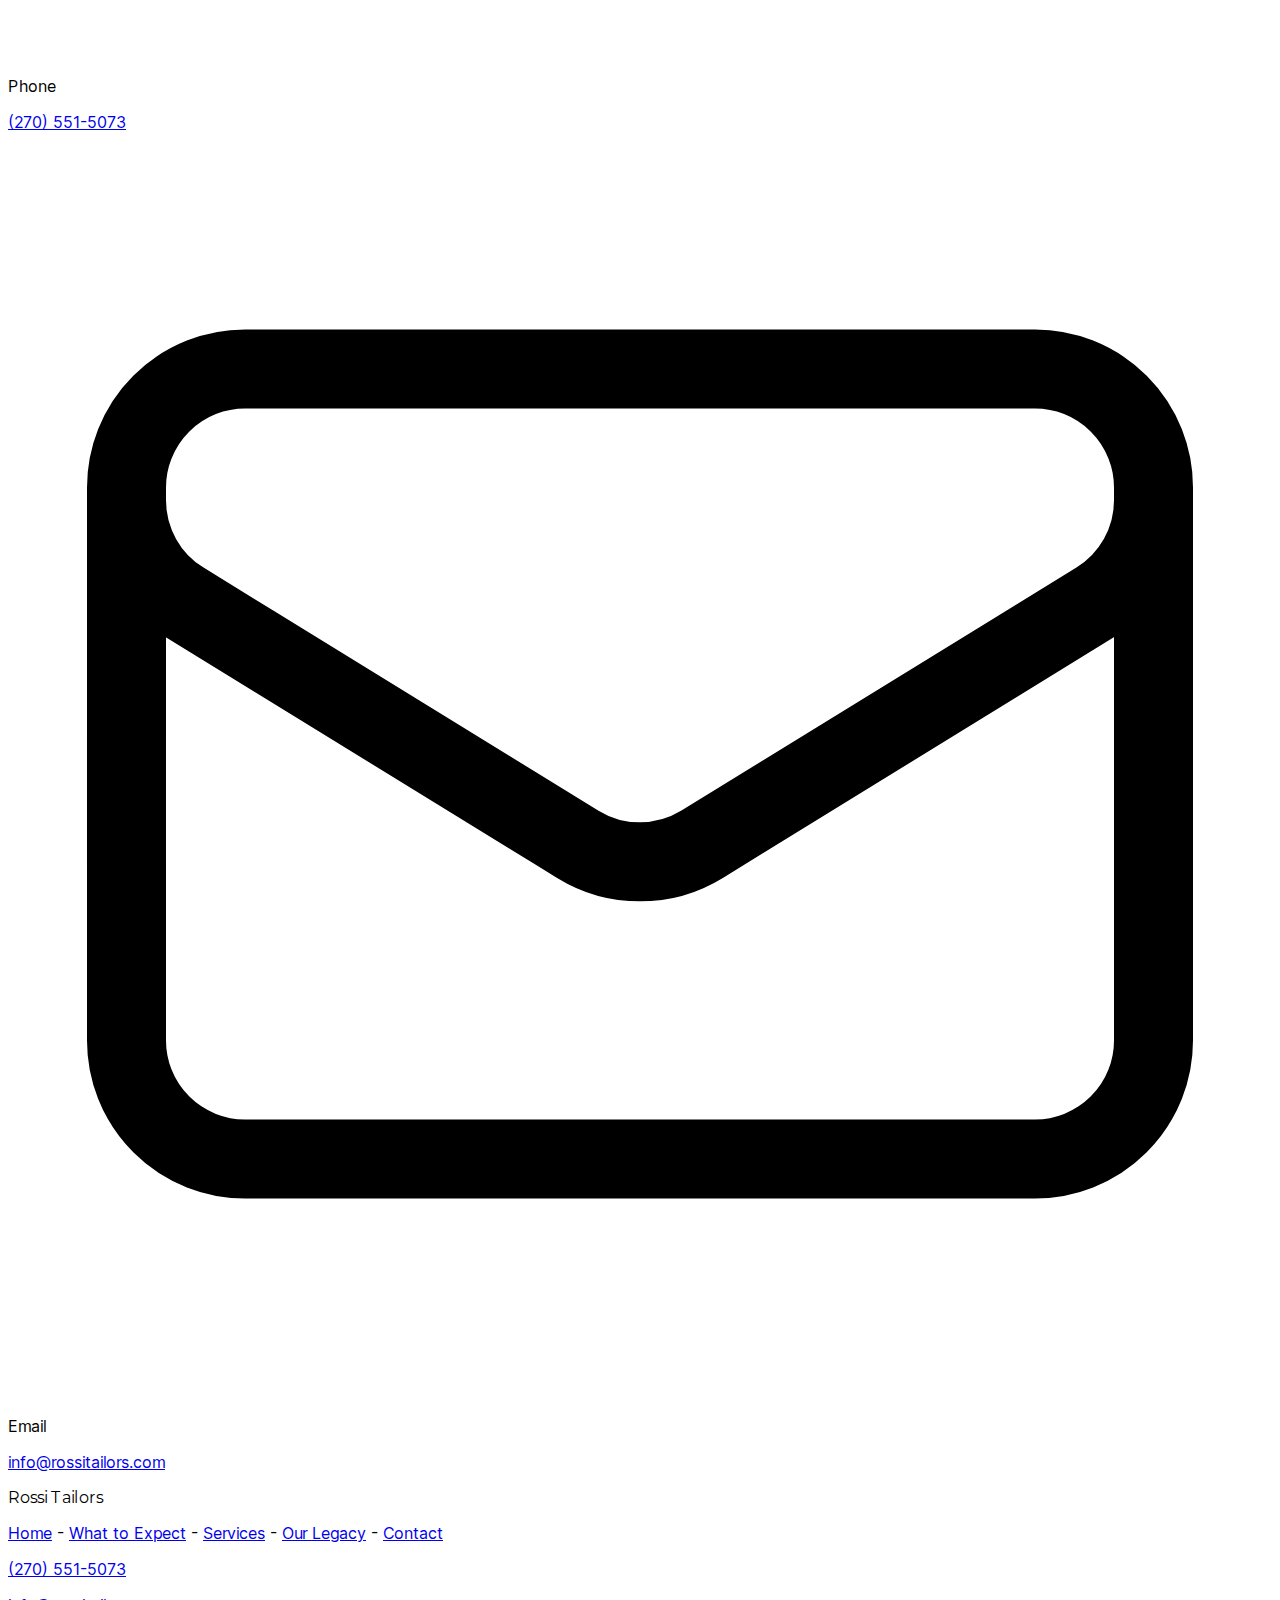
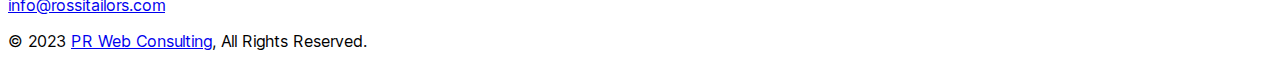
<file: src/services.html>
<!doctype html>
<html class="no-js" lang="en">
<head>
    <title>Services | Rossi Tailors</title>
    <meta name="description" content="Services | Rossi Tailors"/>
    <meta name="viewport" content="width=device-width, initial-scale=1"/>

    <meta property="og:title" content="Services | Rossi Tailors"/>
    <meta property="og:type" content=""/>
    <meta property="og:url" content="rossitailors.com"/>
    <meta property="og:image" content=""/>

    <link href="./site.webmanifest" rel="manifest">
    <link href="./icon.png" rel="apple-touch-icon">
    <link href="./css/index.css" rel="stylesheet">
    <link href="./css/styles.css" rel="stylesheet">
</head>
<body class='font-sans bg-zinc-950'>
<div>
    <!-- Navigation -->
    <div
            id='header'
            data-scroll='top'
            class='group peer data-[checked]:z-20 z-10 top-0 transition-[z-index] duration-500 ease-[steps(2, jump-both)]'
    >
        <nav
                aria-label='header navbar'
                class="py-2 fixed group-data-[checked]:bg-opacity-90 group-data-[checked]:min-h-screen w-full bg-gray-700 bg-opacity-100 z-20 group-data-[scroll='top']:bg-transparent group-data-[scroll='down']:translate-y-[-150%] translate-y-0 group-data-[scroll='up']:translate-y-0 transition-all ease-in-out duration-500 delay-200"
        >
            <div
                    class='w-11/12 max-w-7xl m-auto flex relative h-full items-center'
            >
                <!-- site title -->
                <div
                        class='z-10 md:flex justify-center group-data-[checked]:opacity-50'
                >
                    <a href='./index.html'>
                        <div class='p-1'>
                            <img
                                    src='img/RossiLogo.png?as=webp&height=56'
                                    alt='tailor logo'
                            />
                        </div>
                    </a>
                </div>
                <!-- end site title -->

                <!-- spacer -->
                <div class='flex-1'></div>
                <!-- end spacer -->

                <!-- navigation links -->
                <div
                        class='lg:relative flex fixed overflow-hidden text-white font-serif lg:overflow-auto top-0 bottom-0 left-0 right-0 mt-20 lg:mt-0'
                >
                    <div
                            class='nav-links pb-4 lg:pb-0 lg:transition-none lg:transform-none lg:will-change-auto relative bg-opacity-25 flex flex-col text-center w-full h-full overflow-auto opacity-0 lg:opacity-100 ease-in-out duration-500 translate-y-[-150%] group-data-[checked]:opacity-100 group-data-[checked]:translate-y-0 scrollbar-hidden'
                    >
                        <div>
                            <ul
                                    class='flex flex-col mr-8 lg:flex-row justify-start lg:justify-center lg:border-none border-t border-t-gray-200 text-center text-serif lg:font-light text-lg lg:text-sm'
                            >
                                <li
                                        class="px-4 py-4 flex flex-col justify-center hover:text-primary-400"
                                >
                                    <a href="./index.html">Home</a>
                                </li>
                                <li
                                        class="px-4 py-4 flex flex-col justify-center hover:text-primary-400"
                                >
                                    <a href="./process.html">What to Expect</a>
                                </li>
                                <li
                                        class="px-4 py-4 flex flex-col justify-center text-primary-400 hover:text-primary-600"
                                >
                                    <a href="./services.html">Services</a>
                                </li>
                                <li
                                        class="px-4 py-4 flex flex-col justify-center hover:text-primary-400"
                                >
                                    <a href="./about.html">Our Legacy</a>
                                </li>
                                <li
                                        class="px-4 py-4 flex flex-col justify-center hover:text-primary-400"
                                >
                                    <a href="./contact.html">Contact</a>
                                </li>
                            </ul>
                        </div>
                        <div class='flex-1'></div>
                    </div>
                    <!-- end navigation links -->
                </div>
                <!-- Contact button -->
                <div class='flex mr-4 group-data-[checked]:opacity-50'>
                    <a href='./contact.html'>
                        <span class='text-white'>(270) 551-5073</span>
                    </a>
                </div>
                <!-- end Contact button -->

                <!-- Menu Toggle -->
                <div class='lg:hidden'>
                    <div
                            class='h-[1.626rem] w-8 relative float-right md:float-none lg:hidden'
                    >
                        <!-- Lines -->
                        <div
                                class='flex flex-col justify-between h-full w-full absolute right-0'
                        >
                  <span
                          class='block h-1 w-full bg-gray-200 rounded-xl transition-transform will-change-transform origin-top-right ease-in-out duration-300 group-data-[checked]:-rotate-45'
                  ></span>
                            <span
                                    class='block h-1 w-full bg-gray-200 rounded-xl transition-transform will-change-transform ease-in-out duration-300 group-data-[checked]:scale-y-0'
                            ></span>
                            <span
                                    class='block h-1 w-full bg-gray-200 rounded-xl transition-transform will-change-transform origin-bottom-right ease-in-out duration-300 group-data-[checked]:rotate-45'
                            ></span>
                        </div>
                        <!-- End Lines-->
                        <!-- Checkbox-->
                        <label
                                id='header-menu-toggle'
                                class='cursor-pointer w-8 absolute h-[1.626rem]'
                        >
                            <input
                                    type='checkbox'
                                    class='opacity-0 cursor-pointer'
                                    aria-label='Menu Toggle'
                                    aria-labelledby='header-menu-toggle'
                            />
                        </label>
                        <!-- End Checkbox-->
                    </div>
                </div>
                <!-- End Menu Toggle -->
            </div>
        </nav>
    </div>
    <!-- End Navigation -->

    <!-- Hero -->
    <div id='hero' class='h-full w-full'>
        <div
                class='hero-bg-img-services min-h-[667px] md:min-h-[768px] h-full relative pt-32 mg:pt-42 lg:pt-48'
        >
            <div
                    class='text-white px-4 max-w-xl md:max-w-3xl lg:max-w-5xl mx-auto'
            >
                <p class='text-4xl md:text-5xl lg:text-6xl font-serif mb-8 max-w-[50%]'>
                    Services
                </p>
                <p
                        class='text-lg sm:text-xl md:text-3xl lg:text-4xl text-primary-500'
                >
                    Custom garments, perfected for you.
                </p>
            </div>
        </div>
    </div>
    <!-- End Hero -->

    <!-- services -->
    <div id="services" class='bg-zinc-950 text-gray-200'>
        <div class='pt-32 pb-16 max-w-7xl px-4 md:px-16 lg:px-24 mx-auto'>
            <div>
                <p class="text-gray-400 text-xl text-center pb-8">
                    At Rossi Tailors, we offer a wide range of custom tailoring
                    services
                </p>
                <div class='grid grid-cols-4 gap-8 text-center'>
                    <div class='col-span-4 md:col-span-2 lg:col-span-1'>
                        <div>
                            <p class='bg-primary-50 text-primary-700 py-4 rounded-full text-xl font-serif'>Custom Suits</p>
                            <p class='p-4'>
                                We can create a custom suit for any occasion, from a business meeting to a formal event. We use only the finest fabrics and construction techniques to ensure that your suit is both stylish and durable.
                            </p>
                        </div>
                    </div>
                    <div class='col-span-4 md:col-span-2 lg:col-span-1'>
                        <div>
                            <p class='bg-primary-50 text-primary-700 py-4 rounded-full text-xl font-serif'>Custom Shirts</p>
                            <p class='p-4'>
                                We can create a custom shirt that fits you perfectly and flatters your figure. We offer a wide variety of fabrics and styles to choose from, so you can find the perfect shirt for your needs.
                            </p>
                        </div>
                    </div>
                    <div class='col-span-4 md:col-span-2 lg:col-span-1'>
                        <div>
                            <p class='bg-primary-50 text-primary-700 py-4 rounded-full text-xl font-serif'>Custom Eveningwear</p>
                            <p class='p-4'>
                                We can create a custom evening tuxedo for any special occasion. We will work with you to choose the perfect style and fabric for your look.
                            </p>
                        </div>
                    </div>
                    <div class='col-span-4 md:col-span-2 lg:col-span-1'>
                        <div>
                            <p class='bg-primary-50 text-primary-700 py-4 rounded-full text-xl font-serif'>Alterations</p>
                            <p class='p-4'>
                                We offer a full range of alterations services, from simple hems to complex tailoring. We can help you get your favorite garments to fit you perfectly.
                            </p>
                        </div>
                    </div>
                </div>
                <p class='text-gray-400 text-xl text-center pb-8'>
                    We also offer a number of other tailoring services, such as:
                </p>
                <div>
                    <div class='pb-4'>
                        <p class='text-lg uppercase text-secondary-400'>
                            Patching and Repair
                        </p>
                        <p>
                            We can patch and repair any tears or damage to your garments.
                        </p>
                    </div>
                    <div class='pb-4'>
                        <p class='text-lg uppercase text-secondary-400'>
                            Hemming and shortening
                        </p>
                        <p>
                            We can hem or shorten your pants and shirts to the perfect length.
                        </p>
                    </div>
                    <div class='pb-4'>
                        <p class='text-lg uppercase text-secondary-400'>
                            Taking in and letting out
                        </p>
                        <p>
                            We can take in or let out your garments to adjust the fit.
                        </p>
                    </div>
                    <div class='pb-4'>
                        <p class='text-lg uppercase text-secondary-400'>
                            Button replacement
                        </p>
                        <p>
                            We can replace any missing or broken buttons on your garments.
                        </p>
                    </div>
                    <p class='text-gray-400 text-xl text-center pb-8 pt-4'>
                        If you have any garment that needs to be tailored, we can help. We are committed to providing our customers with the highest quality tailoring services possible.
                </div>
            </div>
        </div>
    </div>


    <div id="text-4hIojE" class="pb-32 text-center text-gray-400">
        <div class="max-w-7xl mx-auto px-12">
            <p class="text-4xl font-serif text-primary-400 mb-2">Why Choose Us?</p>
            <p class="mb-8 text-xl">
                We offer a number of advantages over other tailor shops:
            </p>
            <div class="grid grid-cols-4 gap-6 mb-8">
                <div class="col-span-4 md:col-span-2 lg:col-span-1">
                    <p class="text-secondary-400 mb-2 uppercase text-md">We use only the finest fabrics and construction techniques</p>
                    <p class="mb-2">
                        We believe that the quality of your garment is directly related to the quality of the materials and construction techniques used. That's why we use only the finest fabrics and construction techniques to create our garments.
                    </p>
                </div>
                <div class="col-span-4 md:col-span-2 lg:col-span-1">
                    <p class="text-secondary-400 mb-2 uppercase text-md">Our tailors are highly skilled and experienced</p>
                    <p class="mb-2">
                        Our tailors have years of experience in the tailoring industry. They are experts in their field and they are passionate about creating garments that are both stylish and flattering.
                    </p>
                </div>
                <div class="col-span-4 md:col-span-2 lg:col-span-1">
                    <p class="text-secondary-400 mb-2 uppercase text-md">We offer a wide range of services</p>
                    <p class="mb-2">
                        We offer a wide range of tailoring services, from custom suits to alterations. We can help you with any tailoring need you may have.
                    </p>
                </div>
                <div class="col-span-4 md:col-span-2 lg:col-span-1">
                    <p class="text-secondary-400 mb-2 uppercase text-md">We offer prices than can work for anyone</p>
                    <p class="mb-2">
                        We offer competitive prices on all of our tailoring services. We want our customers to be able to afford the highest quality tailoring services possible.
                    </p>
                </div>
            </div>
            <p class="mb-8 text-center">
                If you are looking for a tailor who can provide you with the highest quality tailoring services possible, then we encourage you to contact us today.
            </p>
            <a href="./contact.html"
               class="cursor-pointer py-4 px-8 text-primary-500 border hover:shadow-md hover:shadow-primary-700 hover:border-primary-300 border-primary-500 hover:text-primary-300 rounded-xl"
            >
                Book Your Appointment
            </a>
        </div>
    </div>

    <!-- contact -->
    <div id="contact-2YXpAY">
        <div class="py-32 bg-gray-norm-600 text-white">
            <div class="text-center mb-12 lg:mb-24">
                <div><p class="text-3xl font-serif">Ready to get started?</p></div>
            </div>
            <div class="lg:flex justify-between text-center">
                <div class="flex-1 mb-8 lg:mb-0">
                    <div class="mb-2">
                        <svg xmlns="http://www.w3.org/2000/svg" fill="none" viewBox="0 0 24 24" stroke-width="1.5" stroke="currentColor" class="mx-auto h-10 w-10">
                            <path stroke-linecap="round" stroke-linejoin="round" d="M2.25 6.75c0 8.284 6.716 15 15 15h2.25a2.25 2.25 0 002.25-2.25v-1.372c0-.516-.351-.966-.852-1.091l-4.423-1.106c-.44-.11-.902.055-1.173.417l-.97 1.293c-.282.376-.769.542-1.21.38a12.035 12.035 0 01-7.143-7.143c-.162-.441.004-.928.38-1.21l1.293-.97c.363-.271.527-.734.417-1.173L6.963 3.102a1.125 1.125 0 00-1.091-.852H4.5A2.25 2.25 0 002.25 4.5v2.25z"></path>
                        </svg>
                    </div>
                    <p class="mb-1 text-lg">Phone</p>
                    <a href="tel:2705515073" class="text-gray-100 hover:text-primary-200">(270) 551-5073</a>
                </div>
                <div class="flex-1">
                    <div class="mb-2">
                        <svg xmlns="http://www.w3.org/2000/svg" fill="none" viewBox="0 0 24 24" stroke-width="1.5" stroke="currentColor" class="mx-auto h-10 w-10">
                            <path stroke-linecap="round" stroke-linejoin="round" d="M21.75 6.75v10.5a2.25 2.25 0 01-2.25 2.25h-15a2.25 2.25 0 01-2.25-2.25V6.75m19.5 0A2.25 2.25 0 0019.5 4.5h-15a2.25 2.25 0 00-2.25 2.25m19.5 0v.243a2.25 2.25 0 01-1.07 1.916l-7.5 4.615a2.25 2.25 0 01-2.36 0L3.32 8.91a2.25 2.25 0 01-1.07-1.916V6.75"></path>
                        </svg>
                    </div>
                    <p class="mb-1 text-lg">Email</p>
                    <a href="mailto:info@rossitailors.com" class="text-gray-100 hover:text-primary-200">info@rossitailors.com</a>
                </div>
            </div>
        </div>
    </div>
    <!-- end contact -->

    <!-- Footer -->
    <div id='footer'>
        <div
                class='bg-gray-700 text-gray-200 pt-32 pb-16 grid grid-cols-2 gap-4'
        >
            <div class='col-span-2 lg:col-span-1 text-center'>
                <p class='text-3xl uppercase font-bold font-serif mb-2'>
                    Rossi Tailors
                </p>
                <div>
                    <a class="hover:text-primary-500" href="./index.html">Home</a>
                    <span> - </span>
                    <a class="hover:text-primary-500" href="./process.html">What to Expect</a>
                    <span> - </span>
                    <a class="hover:text-primary-500" href="#">Services</a>
                    <span> - </span>
                    <a class="hover:text-primary-500" href="./about.html">Our Legacy</a>
                    <span> - </span>
                    <a class="hover:text-primary-500" href="./contact.html">Contact</a>
                </div>
            </div>
            <div
                    class='col-span-2 lg:col-span-1 text-center flex flex-col justify-center'
            >
                <p class="mb-2">
                    <a href="tel:2705515073" class="hover:text-primary-400"
                    >(270) 551-5073</a
                    >
                </p>
                <p>
                    <a
                            href="mailto:info@rossitailors.com"
                            class="hover:text-primary-500"
                    >info@rossitailors.com</a
                    >
                </p>
            </div>
            <div class='col-span-2 text-gray-400 text-center pt-16'>
                © 2023 <a href="https://prwebconsulting.com">PR Web Consulting</a>, All Rights Reserved.
            </div>
        </div>
    </div>
</div>
<script src="./js/index.js"></script>
<script type="module" src="./js/loadFonts.js"></script>
</body>
</html>
</file>
<file: index.8e56ee60.css>
.hero-bg-img-home{background-image:url(yasamine-june-tOubjwKS6f0-unsplash.29f587ff.webp),url(yasamine-june-tOubjwKS6f0-unsplash.3539c0f8.webp),url(yasamine-june-tOubjwKS6f0-unsplash.42ecb3dc.webp);background-position:50%;background-repeat:no-repeat;background-size:cover;box-shadow:inset 0 0 0 2000px #0009}.about-bg-img-home{background-image:url(man-in-chair.791c30e5.webp),url(man-in-chair.d46ed787.webp),url(man-in-chair.2c6f6400.webp)}.hero-bg-img-process{background-image:linear-gradient(#fff0 25%,#09090b),url(sewing.fce95743.webp),url(sewing.3e178ca8.webp),url(sewing.1b4a7d2f.webp)}.hero-bg-img-about,.hero-bg-img-process{background-position:50%;background-repeat:no-repeat;background-size:cover}.hero-bg-img-about{background-image:linear-gradient(#fff0 25%,#09090b),url(man-in-chair.791c30e5.webp),url(man-in-chair.d46ed787.webp),url(man-in-chair.2c6f6400.webp)}.hero-bg-img-services{background-image:linear-gradient(#00000080 25%,#09090b),url(coats.1fbca7b8.webp),url(coats.4fc73664.webp),url(coats.c45ab639.webp);background-position:50%;background-repeat:no-repeat;background-size:cover}
/*# sourceMappingURL=index.8e56ee60.css.map */
</file>
<file: src/css/styles.css>
.hero-bg-img-home {
    background-image:
            url(../img/yasamine-june-tOubjwKS6f0-unsplash.jpg?as=webp&width=1440),
            url(../img/yasamine-june-tOubjwKS6f0-unsplash.jpg?as=webp&height=768),
            url(../img/yasamine-june-tOubjwKS6f0-unsplash.jpg?as=webp&&height=667);
    box-shadow: inset 0 0 0 2000px rgba(0, 0, 0, 0.6);
    background-size: cover;
    background-repeat: no-repeat;
    background-position: center;
}

.about-bg-img-home {
    background-image: url(../img/man-in-chair.jpg?as=webp&width=1440),
    url(../img/man-in-chair.jpg?as=webp&height=768),
    url(../img/man-in-chair.jpg?as=webp&&height=667);
}

.hero-bg-img-process {
    background-size: cover;
    background-image:
        linear-gradient(to bottom, rgba(255, 255, 255, 0) 25%, #09090b 100%),
        url(../img/sewing.jpg?as=webp&width=1440),
        url(../img/sewing.jpg?as=webp&height=768),
        url(../img/sewing.jpg?as=webp&&height=667);
    background-repeat: no-repeat;
    background-position: center;
}
.hero-bg-img-about {
    background-size: cover;
    background-image: linear-gradient(to bottom, rgba(255, 255, 255, 0) 25%, #09090b 100%),
    url(../img/man-in-chair.jpg?as=webp&width=1440),
    url(../img/man-in-chair.jpg?as=webp&height=768),
    url(../img/man-in-chair.jpg?as=webp&&height=667);
    background-repeat: no-repeat;
    background-position: center;
}

.hero-bg-img-services {
    background-size: cover;
    background-image: linear-gradient(to bottom, rgba(0, 0, 0, 50%) 25%, #09090b 100%),
    url(../img/coats.jpg?as=webp&width=1440),
    url(../img/coats.jpg?as=webp&height=768),
    url(../img/coats.jpg?as=webp&&height=667);
    background-repeat: no-repeat;
    background-position: center;
}
</file>
<file: index.d749470f.css>
/*! tailwindcss v3.3.3 | MIT License | https://tailwindcss.com*/
*,:after,:before{box-sizing:border-box;border:0 solid #e2e8f0}:after,:before{--tw-content:""}html{-webkit-text-size-adjust:100%;font-feature-settings:normal;font-variation-settings:normal;tab-size:4;font-family:Nunito,Helvetica Neue,Arial,Noto Sans,sans-serif;line-height:1.5}body{line-height:inherit;margin:0}hr{color:inherit;border-top-width:1px;height:0}abbr:where([title]){-webkit-text-decoration:underline dotted;text-decoration:underline dotted}h1,h2,h3,h4,h5,h6{font-size:inherit;font-weight:inherit}a{color:inherit;-webkit-text-decoration:inherit;-webkit-text-decoration:inherit;text-decoration:inherit}b,strong{font-weight:bolder}code,kbd,pre,samp{font-family:ui-monospace,SFMono-Regular,Menlo,Monaco,Consolas,Liberation Mono,Courier New,monospace;font-size:1em}small{font-size:80%}sub,sup{vertical-align:baseline;font-size:75%;line-height:0;position:relative}sub{bottom:-.25em}sup{top:-.5em}table{border-collapse:collapse;border-color:inherit;text-indent:0}button,input,optgroup,select,textarea{font-feature-settings:inherit;color:inherit;font-variation-settings:inherit;font-family:inherit;font-size:100%;font-weight:inherit;line-height:inherit;margin:0;padding:0}button,select{text-transform:none}[type=button],[type=reset],[type=submit],button{-webkit-appearance:button;background-color:#0000;background-image:none}:-moz-focusring{outline:auto}:-moz-ui-invalid{box-shadow:none}progress{vertical-align:baseline}::-webkit-inner-spin-button{height:auto}::-webkit-outer-spin-button{height:auto}[type=search]{-webkit-appearance:textfield;outline-offset:-2px}::-webkit-search-decoration{-webkit-appearance:none}::-webkit-file-upload-button{-webkit-appearance:button;font:inherit}summary{display:list-item}blockquote,dd,dl,figure,h1,h2,h3,h4,h5,h6,hr,p,pre,fieldset{margin:0}fieldset,legend{padding:0}menu,ol,ul{margin:0;padding:0;list-style:none}dialog{padding:0}textarea{resize:vertical}input::placeholder,textarea::placeholder{color:#94a3b8;opacity:1}[role=button],button{cursor:pointer}:disabled{cursor:default}audio,canvas,embed,iframe,img,object,svg,video{vertical-align:middle;display:block}img,video{max-width:100%;height:auto}[hidden]{display:none}*,:after,:before,::backdrop{--tw-border-spacing-x:0;--tw-border-spacing-y:0;--tw-translate-x:0;--tw-translate-y:0;--tw-rotate:0;--tw-skew-x:0;--tw-skew-y:0;--tw-scale-x:1;--tw-scale-y:1;--tw-pan-x: ;--tw-pan-y: ;--tw-pinch-zoom: ;--tw-scroll-snap-strictness:proximity;--tw-gradient-from-position: ;--tw-gradient-via-position: ;--tw-gradient-to-position: ;--tw-ordinal: ;--tw-slashed-zero: ;--tw-numeric-figure: ;--tw-numeric-spacing: ;--tw-numeric-fraction: ;--tw-ring-inset: ;--tw-ring-offset-width:0px;--tw-ring-offset-color:#fff;--tw-ring-color:#3b82f680;--tw-ring-offset-shadow:0 0 #0000;--tw-ring-shadow:0 0 #0000;--tw-shadow:0 0 #0000;--tw-shadow-colored:0 0 #0000;--tw-blur: ;--tw-brightness: ;--tw-contrast: ;--tw-grayscale: ;--tw-hue-rotate: ;--tw-invert: ;--tw-saturate: ;--tw-sepia: ;--tw-drop-shadow: ;--tw-backdrop-blur: ;--tw-backdrop-brightness: ;--tw-backdrop-contrast: ;--tw-backdrop-grayscale: ;--tw-backdrop-hue-rotate: ;--tw-backdrop-invert: ;--tw-backdrop-opacity: ;--tw-backdrop-saturate: ;--tw-backdrop-sepia: }.active>.accordion-title>div>svg{flex:1}.active>.accordion-title>p{flex:1;max-width:75%}.active>.accordion-title{--tw-border-opacity:1;border-color:rgb(217 119 6/var(--tw-border-opacity));border-width:1px;border-radius:9999px}.accordion>li.active>.accordion-content,.hidden-content-container.active .hidden-content:not(.fixed){max-height:100vh}.circle-box{text-align:center;border-radius:9999px;align-items:center;width:5rem;height:5rem;margin-left:auto;margin-right:auto;display:flex}.circle-box p{width:100%;margin:0;padding:0;font-size:1.125rem;line-height:1.75rem}.circle-box.circle-primary{--tw-bg-opacity:1;background-color:rgb(255 251 235/var(--tw-bg-opacity))}.circle-box.circle-primary p{--tw-text-opacity:1;color:rgb(180 83 9/var(--tw-text-opacity))}.fixed{position:fixed}.absolute{position:absolute}.relative{position:relative}.bottom-0{bottom:0}.left-0{left:0}.right-0{right:0}.top-0{top:0}.z-10{z-index:10}.z-20{z-index:20}.order-1{order:1}.order-2{order:2}.col-span-1{grid-column:span 1/span 1}.col-span-2{grid-column:span 2/span 2}.col-span-3{grid-column:span 3/span 3}.col-span-4{grid-column:span 4/span 4}.float-right{float:right}.m-auto{margin:auto}.mx-8{margin-left:2rem;margin-right:2rem}.mx-auto{margin-left:auto;margin-right:auto}.my-8{margin-top:2rem;margin-bottom:2rem}.mb-1{margin-bottom:.25rem}.mb-12{margin-bottom:3rem}.mb-16{margin-bottom:4rem}.mb-2{margin-bottom:.5rem}.mb-4{margin-bottom:1rem}.mb-8{margin-bottom:2rem}.mr-4{margin-right:1rem}.mr-8{margin-right:2rem}.mt-20{margin-top:5rem}.block{display:block}.flex{display:flex}.grid{display:grid}.hidden{display:none}.h-1{height:.25rem}.h-10{height:2.5rem}.h-\[1\.626rem\]{height:1.626rem}.h-full{height:100%}.min-h-\[667px\]{min-height:667px}.w-10{width:2.5rem}.w-11\/12{width:91.6667%}.w-8{width:2rem}.w-full{width:100%}.max-w-6xl{max-width:72rem}.max-w-7xl{max-width:80rem}.max-w-\[50\%\]{max-width:50%}.max-w-\[66\%\]{max-width:66%}.max-w-xl{max-width:36rem}.flex-1{flex:1}.origin-bottom-right{transform-origin:100% 100%}.origin-top-right{transform-origin:100% 0}.translate-y-0{--tw-translate-y:0px}.translate-y-0,.translate-y-\[-150\%\]{transform:translate(var(--tw-translate-x),var(--tw-translate-y))rotate(var(--tw-rotate))skewX(var(--tw-skew-x))skewY(var(--tw-skew-y))scaleX(var(--tw-scale-x))scaleY(var(--tw-scale-y))}.translate-y-\[-150\%\]{--tw-translate-y:-150%}.cursor-pointer{cursor:pointer}.grid-cols-2{grid-template-columns:repeat(2,minmax(0,1fr))}.grid-cols-3{grid-template-columns:repeat(3,minmax(0,1fr))}.grid-cols-4{grid-template-columns:repeat(4,minmax(0,1fr))}.flex-col{flex-direction:column}.items-center{align-items:center}.justify-start{justify-content:flex-start}.justify-center{justify-content:center}.justify-between{justify-content:space-between}.gap-12{gap:3rem}.gap-4{gap:1rem}.gap-6{gap:1.5rem}.gap-8{gap:2rem}.overflow-auto{overflow:auto}.overflow-hidden{overflow:hidden}.rounded-full{border-radius:9999px}.rounded-xl{border-radius:.75rem}.rounded-b-xl{border-bottom-right-radius:.75rem;border-bottom-left-radius:.75rem}.rounded-t-xl{border-top-left-radius:.75rem;border-top-right-radius:.75rem}.border{border-width:1px}.border-2{border-width:2px}.border-t{border-top-width:1px}.border-primary-200{--tw-border-opacity:1;border-color:rgb(253 230 138/var(--tw-border-opacity))}.border-primary-300{--tw-border-opacity:1;border-color:rgb(252 211 77/var(--tw-border-opacity))}.border-primary-400{--tw-border-opacity:1;border-color:rgb(251 191 36/var(--tw-border-opacity))}.border-primary-500{--tw-border-opacity:1;border-color:rgb(245 158 11/var(--tw-border-opacity))}.border-secondary-500{--tw-border-opacity:1;border-color:rgb(6 182 212/var(--tw-border-opacity))}.border-t-gray-200{--tw-border-opacity:1;border-top-color:rgb(226 232 240/var(--tw-border-opacity))}.bg-gray-200{--tw-bg-opacity:1;background-color:rgb(226 232 240/var(--tw-bg-opacity))}.bg-gray-700{--tw-bg-opacity:1;background-color:rgb(51 65 85/var(--tw-bg-opacity))}.bg-gray-norm-600{--tw-bg-opacity:1;background-color:rgb(75 85 99/var(--tw-bg-opacity))}.bg-gray-norm-800{--tw-bg-opacity:1;background-color:rgb(31 41 55/var(--tw-bg-opacity))}.bg-primary-50{--tw-bg-opacity:1;background-color:rgb(255 251 235/var(--tw-bg-opacity))}.bg-primary-800{--tw-bg-opacity:1;background-color:rgb(146 64 14/var(--tw-bg-opacity))}.bg-primary-950{--tw-bg-opacity:1;background-color:rgb(69 26 3/var(--tw-bg-opacity))}.bg-secondary-950{--tw-bg-opacity:1;background-color:rgb(8 51 68/var(--tw-bg-opacity))}.bg-transparent{background-color:#0000}.bg-white{--tw-bg-opacity:1;background-color:rgb(255 255 255/var(--tw-bg-opacity))}.bg-zinc-800{--tw-bg-opacity:1;background-color:rgb(39 39 42/var(--tw-bg-opacity))}.bg-zinc-900{--tw-bg-opacity:1;background-color:rgb(24 24 27/var(--tw-bg-opacity))}.bg-zinc-950{background-color:rgb(9 9 11/var(--tw-bg-opacity))}.bg-opacity-100,.bg-zinc-950{--tw-bg-opacity:1}.bg-opacity-25{--tw-bg-opacity:.25}.bg-cover{background-size:cover}.bg-center{background-position:50%}.bg-no-repeat{background-repeat:no-repeat}.p-1{padding:.25rem}.p-4{padding:1rem}.p-8{padding:2rem}.px-0{padding-left:0;padding-right:0}.px-12{padding-left:3rem;padding-right:3rem}.px-2{padding-left:.5rem;padding-right:.5rem}.px-4{padding-left:1rem;padding-right:1rem}.px-8{padding-left:2rem;padding-right:2rem}.py-12{padding-top:3rem;padding-bottom:3rem}.py-16{padding-top:4rem;padding-bottom:4rem}.py-2{padding-top:.5rem;padding-bottom:.5rem}.py-32{padding-top:8rem;padding-bottom:8rem}.py-4{padding-top:1rem;padding-bottom:1rem}.py-6{padding-top:1.5rem;padding-bottom:1.5rem}.py-8{padding-top:2rem;padding-bottom:2rem}.pb-12{padding-bottom:3rem}.pb-16{padding-bottom:4rem}.pb-32{padding-bottom:8rem}.pb-4{padding-bottom:1rem}.pb-6{padding-bottom:1.5rem}.pb-8{padding-bottom:2rem}.pl-8{padding-left:2rem}.pt-16{padding-top:4rem}.pt-32{padding-top:8rem}.pt-4{padding-top:1rem}.text-center{text-align:center}.text-right{text-align:right}.text-2xl{font-size:1.5rem;line-height:2rem}.text-3xl{font-size:1.875rem;line-height:2.25rem}.text-4xl{font-size:2.25rem;line-height:2.5rem}.text-5xl{font-size:3rem;line-height:1}.text-lg{font-size:1.125rem}.text-lg,.text-xl{line-height:1.75rem}.text-xl{font-size:1.25rem}.font-bold{font-weight:700}.uppercase{text-transform:uppercase}.italic{font-style:italic}.text-gray-100{--tw-text-opacity:1;color:rgb(241 245 249/var(--tw-text-opacity))}.text-gray-200{--tw-text-opacity:1;color:rgb(226 232 240/var(--tw-text-opacity))}.text-gray-300{--tw-text-opacity:1;color:rgb(203 213 225/var(--tw-text-opacity))}.text-gray-400{--tw-text-opacity:1;color:rgb(148 163 184/var(--tw-text-opacity))}.text-primary-300{--tw-text-opacity:1;color:rgb(252 211 77/var(--tw-text-opacity))}.text-primary-400{--tw-text-opacity:1;color:rgb(251 191 36/var(--tw-text-opacity))}.text-primary-500{--tw-text-opacity:1;color:rgb(245 158 11/var(--tw-text-opacity))}.text-primary-600{--tw-text-opacity:1;color:rgb(217 119 6/var(--tw-text-opacity))}.text-primary-700{--tw-text-opacity:1;color:rgb(180 83 9/var(--tw-text-opacity))}.text-secondary-400{--tw-text-opacity:1;color:rgb(34 211 238/var(--tw-text-opacity))}.text-secondary-500{--tw-text-opacity:1;color:rgb(6 182 212/var(--tw-text-opacity))}.text-white{--tw-text-opacity:1;color:rgb(255 255 255/var(--tw-text-opacity))}.underline{text-decoration-line:underline}.opacity-0{opacity:0}.transition-\[z-index\]{transition-property:z-index;transition-duration:.15s;transition-timing-function:cubic-bezier(.4,0,.2,1)}.transition-all{transition-property:all;transition-duration:.15s;transition-timing-function:cubic-bezier(.4,0,.2,1)}.transition-transform{transition-property:transform;transition-duration:.15s;transition-timing-function:cubic-bezier(.4,0,.2,1)}.delay-200{transition-delay:.2s}.duration-300{transition-duration:.3s}.duration-500{transition-duration:.5s}.ease-in-out{transition-timing-function:cubic-bezier(.4,0,.2,1)}.will-change-transform{will-change:transform}*{scroll-behavior:smooth}@font-face{font-display:swap;font-family:Inter;font-weight:300;src:url(Inter-Light.50e93dc3.woff2)format("woff2")}@font-face{font-display:swap;font-family:Inter;font-weight:400;src:url(Inter-Regular.50e93dc3.woff2)format("woff2")}@font-face{font-display:swap;font-family:Inter;font-weight:700;src:url(Inter-Bold.50e93dc3.woff2)format("woff2")}@font-face{font-display:swap;font-family:Montserrat;font-weight:300;src:url(Montserrat-Light.e802397b.woff2)format("woff2")}@font-face{font-display:swap;font-family:Montserrat;font-weight:400;src:url(Montserrat-Regular.e802397b.woff2)format("woff2")}@font-face{font-display:swap;font-family:Montserrat;font-weight:700;src:url(Montserrat-Bold.e802397b.woff2)format("woff2")}.font-sans{font-family:Inter,Nunito,Helvetica Neue,Arial,Noto Sans,sans-serif}.font-serif{font-family:Montserrat,Georgia,Cambria,Times New Roman,Times,serif}.font-sans.fonts-loaded{font-family:Inter,Nunito,Helvetica Neue,Arial,Noto Sans,sans-serif}.font-serif.fonts-loaded{font-family:Montserrat,Georgia,Cambria,Times New Roman,Times,serif}.scrollbar-hidden::-webkit-scrollbar{display:none}.scrollbar-hidden{-ms-overflow-style:none;scrollbar-width:none}pre{overflow-x:auto!important}pre code{word-wrap:normal;overflow-wrap:normal;white-space:pre}.fancy-text{-webkit-text-fill-color:transparent;-webkit-text-stroke-width:1px;-webkit-text-stroke-color:#121518;text-shadow:3px 3px #dbdddf;font-weight:700}.text-5xl.fancy-text,.text-6xl.fancy-text,.text-7xl.fancy-text,h1.fancy-text,h2.fancy-text,h3.fancy-text{text-shadow:5px 5px #dbdddf}.nav-links{will-change:transform,opacity,scroll-position;transition-property:transform,opacity}.hover\:border-primary-300:hover{--tw-border-opacity:1;border-color:rgb(252 211 77/var(--tw-border-opacity))}.hover\:border-secondary-300:hover{--tw-border-opacity:1;border-color:rgb(103 232 249/var(--tw-border-opacity))}.hover\:text-primary-200:hover{--tw-text-opacity:1;color:rgb(253 230 138/var(--tw-text-opacity))}.hover\:text-primary-300:hover{--tw-text-opacity:1;color:rgb(252 211 77/var(--tw-text-opacity))}.hover\:text-primary-400:hover{--tw-text-opacity:1;color:rgb(251 191 36/var(--tw-text-opacity))}.hover\:text-primary-500:hover{--tw-text-opacity:1;color:rgb(245 158 11/var(--tw-text-opacity))}.hover\:text-primary-600:hover{--tw-text-opacity:1;color:rgb(217 119 6/var(--tw-text-opacity))}.hover\:text-secondary-300:hover{--tw-text-opacity:1;color:rgb(103 232 249/var(--tw-text-opacity))}.hover\:text-secondary-700:hover{--tw-text-opacity:1;color:rgb(14 116 144/var(--tw-text-opacity))}.hover\:shadow-md:hover{--tw-shadow:0 4px 6px -1px #0000001a,0 2px 4px -2px #0000001a;--tw-shadow-colored:0 4px 6px -1px var(--tw-shadow-color),0 2px 4px -2px var(--tw-shadow-color);box-shadow:var(--tw-ring-offset-shadow,0 0 #0000),var(--tw-ring-shadow,0 0 #0000),var(--tw-shadow)}.hover\:shadow-primary-700:hover{--tw-shadow-color:#b45309;--tw-shadow:var(--tw-shadow-colored)}.hover\:shadow-secondary-700:hover{--tw-shadow-color:#0e7490;--tw-shadow:var(--tw-shadow-colored)}.data-\[checked\]\:z-20[data-checked]{z-index:20}.group[data-checked] .group-data-\[checked\]\:min-h-screen{min-height:100vh}.group[data-checked] .group-data-\[checked\]\:translate-y-0{--tw-translate-y:0px}.group[data-checked] .group-data-\[checked\]\:translate-y-0,.group[data-scroll=down] .group-data-\[scroll\=\'down\'\]\:translate-y-\[-150\%\]{transform:translate(var(--tw-translate-x),var(--tw-translate-y))rotate(var(--tw-rotate))skewX(var(--tw-skew-x))skewY(var(--tw-skew-y))scaleX(var(--tw-scale-x))scaleY(var(--tw-scale-y))}.group[data-scroll=down] .group-data-\[scroll\=\'down\'\]\:translate-y-\[-150\%\]{--tw-translate-y:-150%}.group[data-scroll=up] .group-data-\[scroll\=\'up\'\]\:translate-y-0{--tw-translate-y:0px}.group[data-checked] .group-data-\[checked\]\:-rotate-45,.group[data-scroll=up] .group-data-\[scroll\=\'up\'\]\:translate-y-0{transform:translate(var(--tw-translate-x),var(--tw-translate-y))rotate(var(--tw-rotate))skewX(var(--tw-skew-x))skewY(var(--tw-skew-y))scaleX(var(--tw-scale-x))scaleY(var(--tw-scale-y))}.group[data-checked] .group-data-\[checked\]\:-rotate-45{--tw-rotate:-45deg}.group[data-checked] .group-data-\[checked\]\:rotate-45{--tw-rotate:45deg}.group[data-checked] .group-data-\[checked\]\:rotate-45,.group[data-checked] .group-data-\[checked\]\:scale-y-0{transform:translate(var(--tw-translate-x),var(--tw-translate-y))rotate(var(--tw-rotate))skewX(var(--tw-skew-x))skewY(var(--tw-skew-y))scaleX(var(--tw-scale-x))scaleY(var(--tw-scale-y))}.group[data-checked] .group-data-\[checked\]\:scale-y-0{--tw-scale-y:0}.group[data-scroll=top] .group-data-\[scroll\=\'top\'\]\:bg-transparent{background-color:#0000}.group[data-checked] .group-data-\[checked\]\:bg-opacity-90{--tw-bg-opacity:.9}.group[data-checked] .group-data-\[checked\]\:opacity-100{opacity:1}.group[data-checked] .group-data-\[checked\]\:opacity-50{opacity:.5}@media (width>=640px){.sm\:max-w-\[50\%\]{max-width:50%}.sm\:text-2xl{font-size:1.5rem;line-height:2rem}.sm\:text-xl{font-size:1.25rem;line-height:1.75rem}}@media (width>=768px){.md\:col-span-1{grid-column:span 1/span 1}.md\:col-span-2{grid-column:span 2/span 2}.md\:col-span-3{grid-column:span 3/span 3}.md\:float-none{float:none}.md\:flex{display:flex}.md\:min-h-\[768px\]{min-height:768px}.md\:max-w-3xl{max-width:48rem}.md\:px-16{padding-left:4rem;padding-right:4rem}.md\:px-4{padding-left:1rem;padding-right:1rem}.md\:text-left{text-align:left}.md\:text-3xl{font-size:1.875rem;line-height:2.25rem}.md\:text-5xl{font-size:3rem;line-height:1}.md\:text-6xl{font-size:3.75rem;line-height:1}.md\:text-xl{font-size:1.25rem;line-height:1.75rem}}@media (width>=1024px){.lg\:relative{position:relative}.lg\:order-1{order:1}.lg\:order-2{order:2}.lg\:col-span-1{grid-column:span 1/span 1}.lg\:col-span-2{grid-column:span 2/span 2}.lg\:col-span-3{grid-column:span 3/span 3}.lg\:mx-0{margin-left:0;margin-right:0}.lg\:mb-0{margin-bottom:0}.lg\:mb-24{margin-bottom:6rem}.lg\:mt-0{margin-top:0}.lg\:block{display:block}.lg\:flex{display:flex}.lg\:hidden{display:none}.lg\:max-w-5xl{max-width:64rem}.lg\:transform-none{transform:none}.lg\:flex-row{flex-direction:row}.lg\:flex-col{flex-direction:column}.lg\:justify-center{justify-content:center}.lg\:overflow-auto{overflow:auto}.lg\:rounded-b-none{border-bottom-right-radius:0;border-bottom-left-radius:0}.lg\:border-none{border-style:none}.lg\:px-16{padding-left:4rem;padding-right:4rem}.lg\:px-24{padding-left:6rem;padding-right:6rem}.lg\:pb-0{padding-bottom:0}.lg\:pt-48{padding-top:12rem}.lg\:text-4xl{font-size:2.25rem;line-height:2.5rem}.lg\:text-6xl{font-size:3.75rem;line-height:1}.lg\:text-8xl{font-size:6rem;line-height:1}.lg\:text-lg{font-size:1.125rem;line-height:1.75rem}.lg\:text-sm{font-size:.875rem;line-height:1.25rem}.lg\:font-light{font-weight:300}.lg\:opacity-100{opacity:1}.lg\:transition-none{transition-property:none}.lg\:will-change-auto{will-change:auto}}
/*# sourceMappingURL=index.d749470f.css.map */
</file>
<file: src/css/index.css>
@tailwind base;
@tailwind components;
@tailwind utilities;

@layer components {
    .hover-float {
        @apply transition-transform will-change-transform duration-300 hover:-translate-y-1;
    }

    .hover-shadow {
        @apply hover:shadow-2xl;
    }

    ul.list {
        @apply list-disc list-inside pl-4;
    }

    ul.list > li {
        @apply mb-1;
    }

    .accordion-title {
        @apply cursor-pointer text-primary-600 hover:text-primary-800
        border-b border-primary-100 hover:border-primary-800
        px-4 py-4 mb-4 mt-8 flex justify-between items-center uppercase;
    }

    .active > .accordion-title > div > svg {
        @apply flex-1;
    }

    .active > .accordion-title > p {
        @apply max-w-[75%] flex-1;
    }

    .active > .accordion-title {
        @apply border border-primary-600 rounded-full;
    }

    .accordion > li > .accordion-content,
    .hidden-content-container .hidden-content {
        @apply ease-in-out duration-300 transition-[max-height] overflow-hidden px-6;
    }

    .accordion > li:not(.active) > .accordion-content,
    .hidden-content-container:not(.active) .hidden-content {
        @apply max-h-0;
    }

    .accordion > li.active > .accordion-content,
    .hidden-content-container.active .hidden-content:not(.fixed) {
        @apply max-h-screen;
    }

    .btn-secondary-hollow {
        background-color: theme('colors.white');
        color: theme('colors.secondary.700');
        border-width: 1px;
        border-color: theme('colors.secondary.700');
    }

    .btn-secondary-hollow:hover {
        background-color: theme('colors.secondary.100');
        color: theme('colors.secondary.900');
        border-color: theme('colors.secondary.900');
    }

    .btn-secondary {
        background-color: theme('colors.secondary.600');
        color: theme('colors.white');
    }

    .btn-secondary:hover {
        background-color: theme('colors.secondary.100');
        color: theme('colors.secondary.900');
    }

    .btn-hollow {
        background-color: theme('colors.white');
        color: theme('colors.primary.600');
        border-width: 1px;
        border-color: theme('colors.primary.600');
    }

    .btn-hollow:hover {
        background-color: theme('colors.gray.100');
        color: theme('colors.primary.900');
        border-color: theme('colors.primary.900');
    }

    .btn,
    .btn-light:hover {
        background-color: theme('colors.primary.600');
        color: theme('colors.white');
    }

    .btn:hover,
    .btn-light {
        background-color: theme('colors.primary.200');
        color: theme('colors.primary.900');
    }

    .btn-md {
        padding: 0.5rem 1rem;
        border-radius: 0.5rem;
        box-shadow:
                0 10px 15px -3px rgb(0 0 0 / 10%),
                0 4px 6px -4px rgb(0 0 0 / 10%);
    }

    .btn-md:hover {
        box-shadow:
                0 20px 25px -5px rgb(0 0 0 / 10%),
                0 8px 10px -6px rgb(0 0 0 / 10%);
    }

    .link-text {
        color: theme('colors.primary.800');
    }

    .link-text-light {
        color: theme('colors.primary.50');
    }

    .link-text-light:hover,
    .link-text:hover {
        background-color: theme('colors.primary.700');
        color: theme('colors.white');
    }

    .link-text-light-active,
    .link-text-active {
        background-color: theme('colors.primary.700');
        color: theme('colors.white');
    }

    .link-text-light-active:hover,
    .link-text-active:hover {
        background-color: theme('colors.primary.800');
        color: theme('colors.white');
    }

    .secondary-link-text {
        @apply text-secondary-600 hover:text-secondary-300 underline;
    }

    .card {
        @apply border border-gray-200 rounded-lg p-4;
    }

    .card div.card-body > * {
        @apply text-gray-600 mb-6;
    }

    .card p.card-heading {
        @apply text-black text-xl font-serif mb-2 my-6;
    }

    .circle-box {
        @apply w-20 h-20 rounded-full mx-auto flex items-center text-center;
    }

    .circle-box p {
        @apply w-full p-0 m-0 text-lg;
    }

    .circle-box.circle-primary {
        @apply bg-primary-50;
    }

    .circle-box.circle-primary p {
        @apply text-primary-700;
    }
}

@layer utilities {
    .radial-gradient {
        background: radial-gradient(var(--tw-gradient-stops));
    }
}


* {
    scroll-behavior: smooth;
}

@font-face {
    font-family: 'Inter';
    font-weight: 300;
    src: url('../fonts/Inter-Light.woff2') format('woff2');
    font-display: swap;
}

@font-face {
    font-family: 'Inter';
    font-weight: 400;
    src: url('../fonts/Inter-Regular.woff2') format('woff2');
    font-display: swap;
}

@font-face {
    font-family: 'Inter';
    font-weight: bold;
    src: url('../fonts/Inter-Bold.woff2') format('woff2');
    font-display: swap;
}

@font-face {
    font-family: 'Montserrat';
    font-weight: 300;
    src: url('../fonts/Montserrat-Light.woff2') format('woff2');
    font-display: swap;
}

@font-face {
    font-family: 'Montserrat';
    font-weight: 400;
    src: url('../fonts/Montserrat-Regular.woff2') format('woff2');
    font-display: swap;
}

@font-face {
    font-family: 'Montserrat';
    font-weight: bold;
    src: url('../fonts/Montserrat-Bold.woff2') format('woff2');
    font-display: swap;
}

.font-sans {
    font-family: Inter, Nunito, "Helvetica Neue", Arial, "Noto Sans", sans-serif;
}

.font-serif {
    font-family: Montserrat, Georgia, Cambria, "Times New Roman", Times, serif;
}

.font-sans.fonts-loaded {
    font-family: Inter, Nunito, 'Helvetica Neue', Arial, 'Noto Sans', sans-serif;
}

.font-serif.fonts-loaded {
    font-family: Montserrat, Georgia, Cambria, 'Times New Roman', Times, serif;
}

.scrollbar-hidden::-webkit-scrollbar {
    display: none;
}

/* Hide scrollbar for IE, Edge and Firefox */
.scrollbar-hidden {
    -ms-overflow-style: none; /* IE and Edge */
    scrollbar-width: none; /* Firefox */
}

pre {
    overflow-x: auto !important;
}

pre code {
    overflow-wrap: normal;
    word-wrap: normal;
    white-space: pre;
}

.fancy-text {
    -webkit-text-fill-color: transparent;
    -webkit-text-stroke-width: 1px;
    -webkit-text-stroke-color: #121518;
    text-shadow: 3px 3px 0 #dbdddf;
    font-weight: bold;
}

h1.fancy-text,
h2.fancy-text,
h3.fancy-text,
.text-6xl.fancy-text,
.text-5xl.fancy-text,
.text-7xl.fancy-text {
    text-shadow: 5px 5px 0 #dbdddf;
}

.nav-links {
    will-change: transform, opacity, scroll-position;
    transition-property: transform, opacity;
}
</file>
